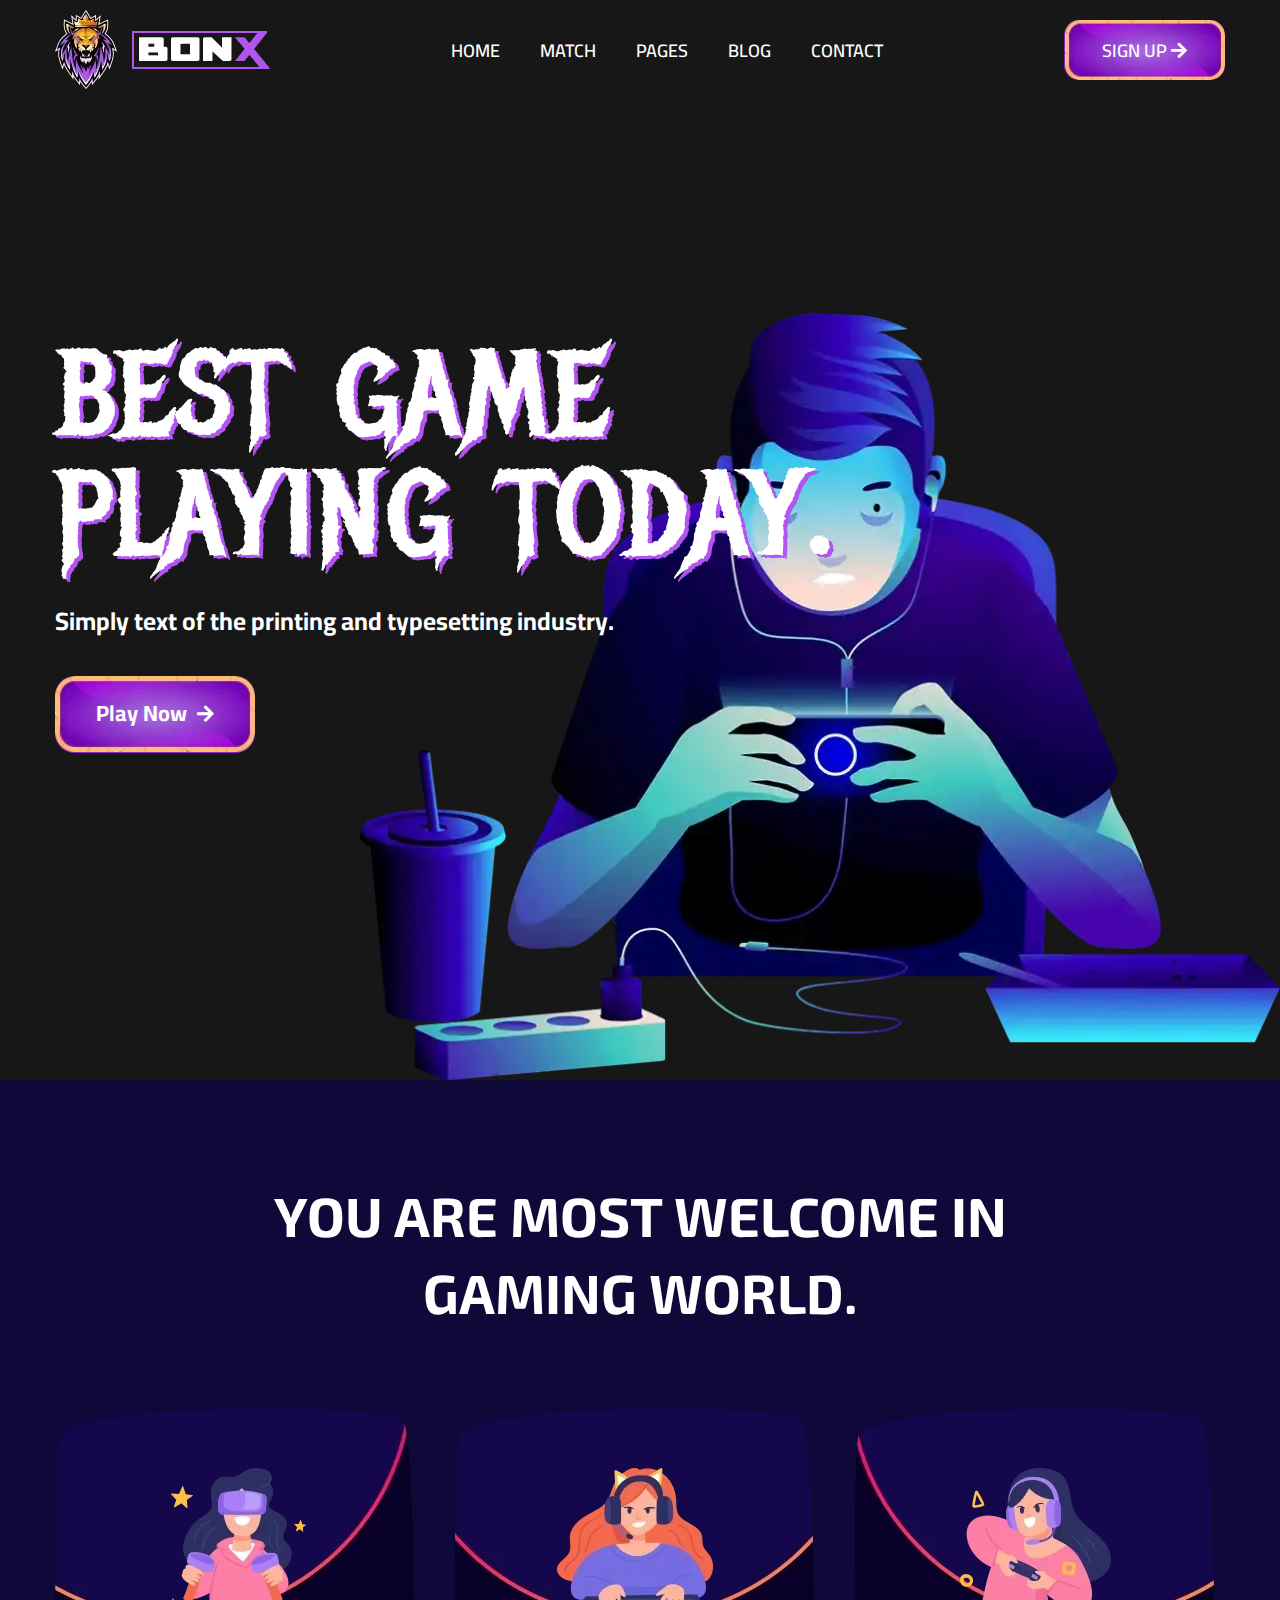
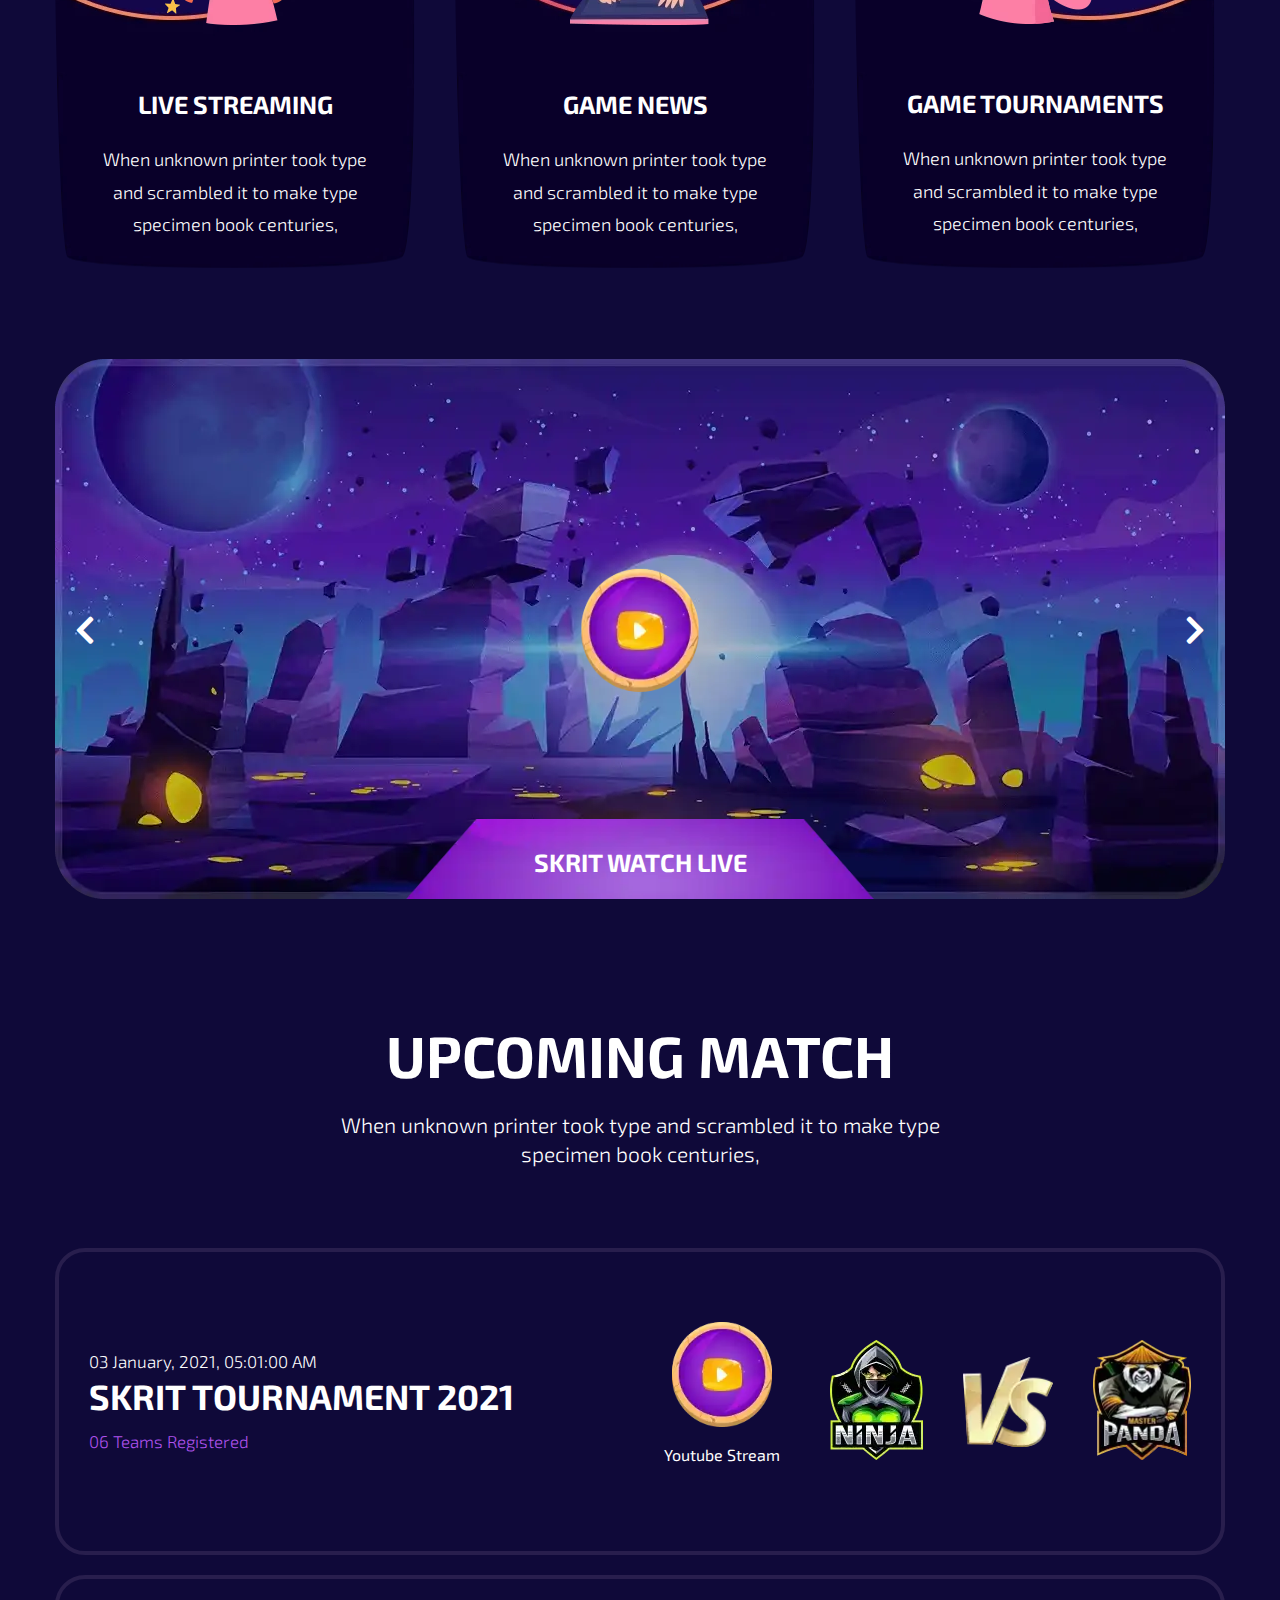
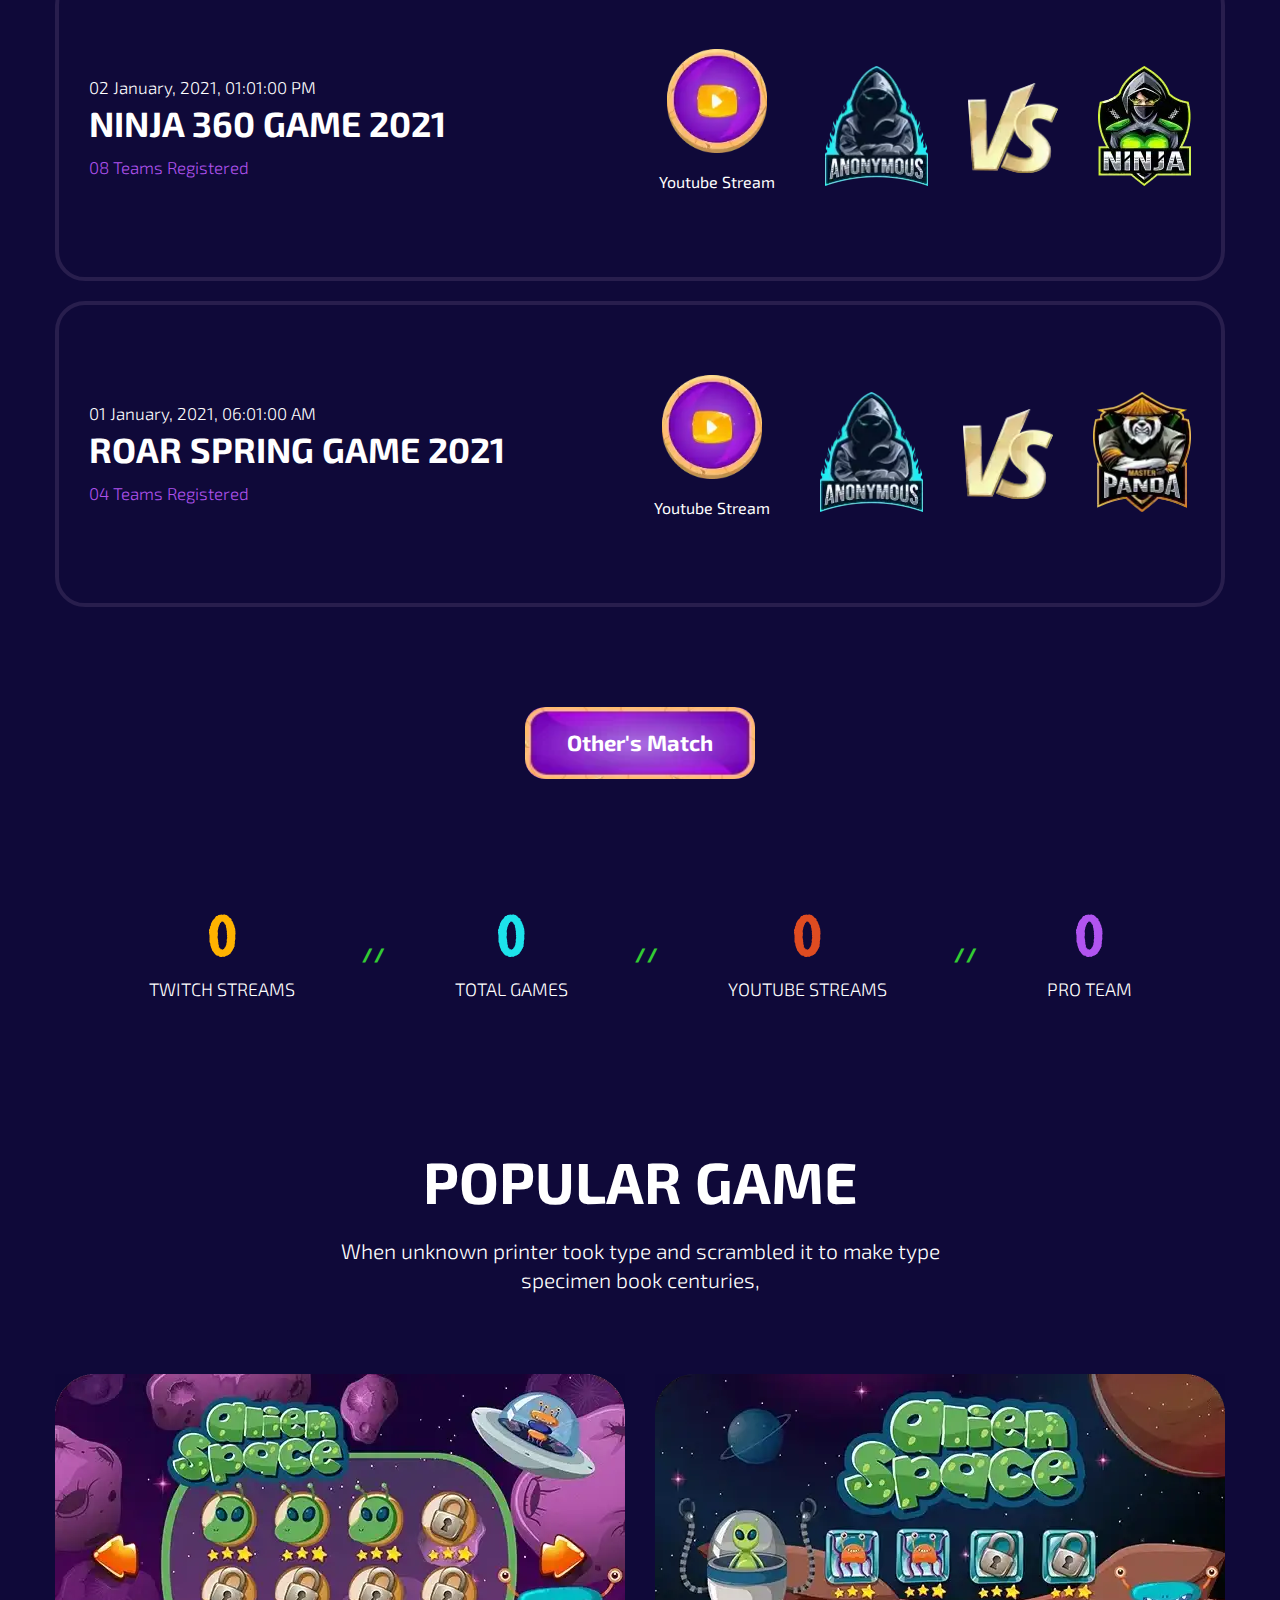
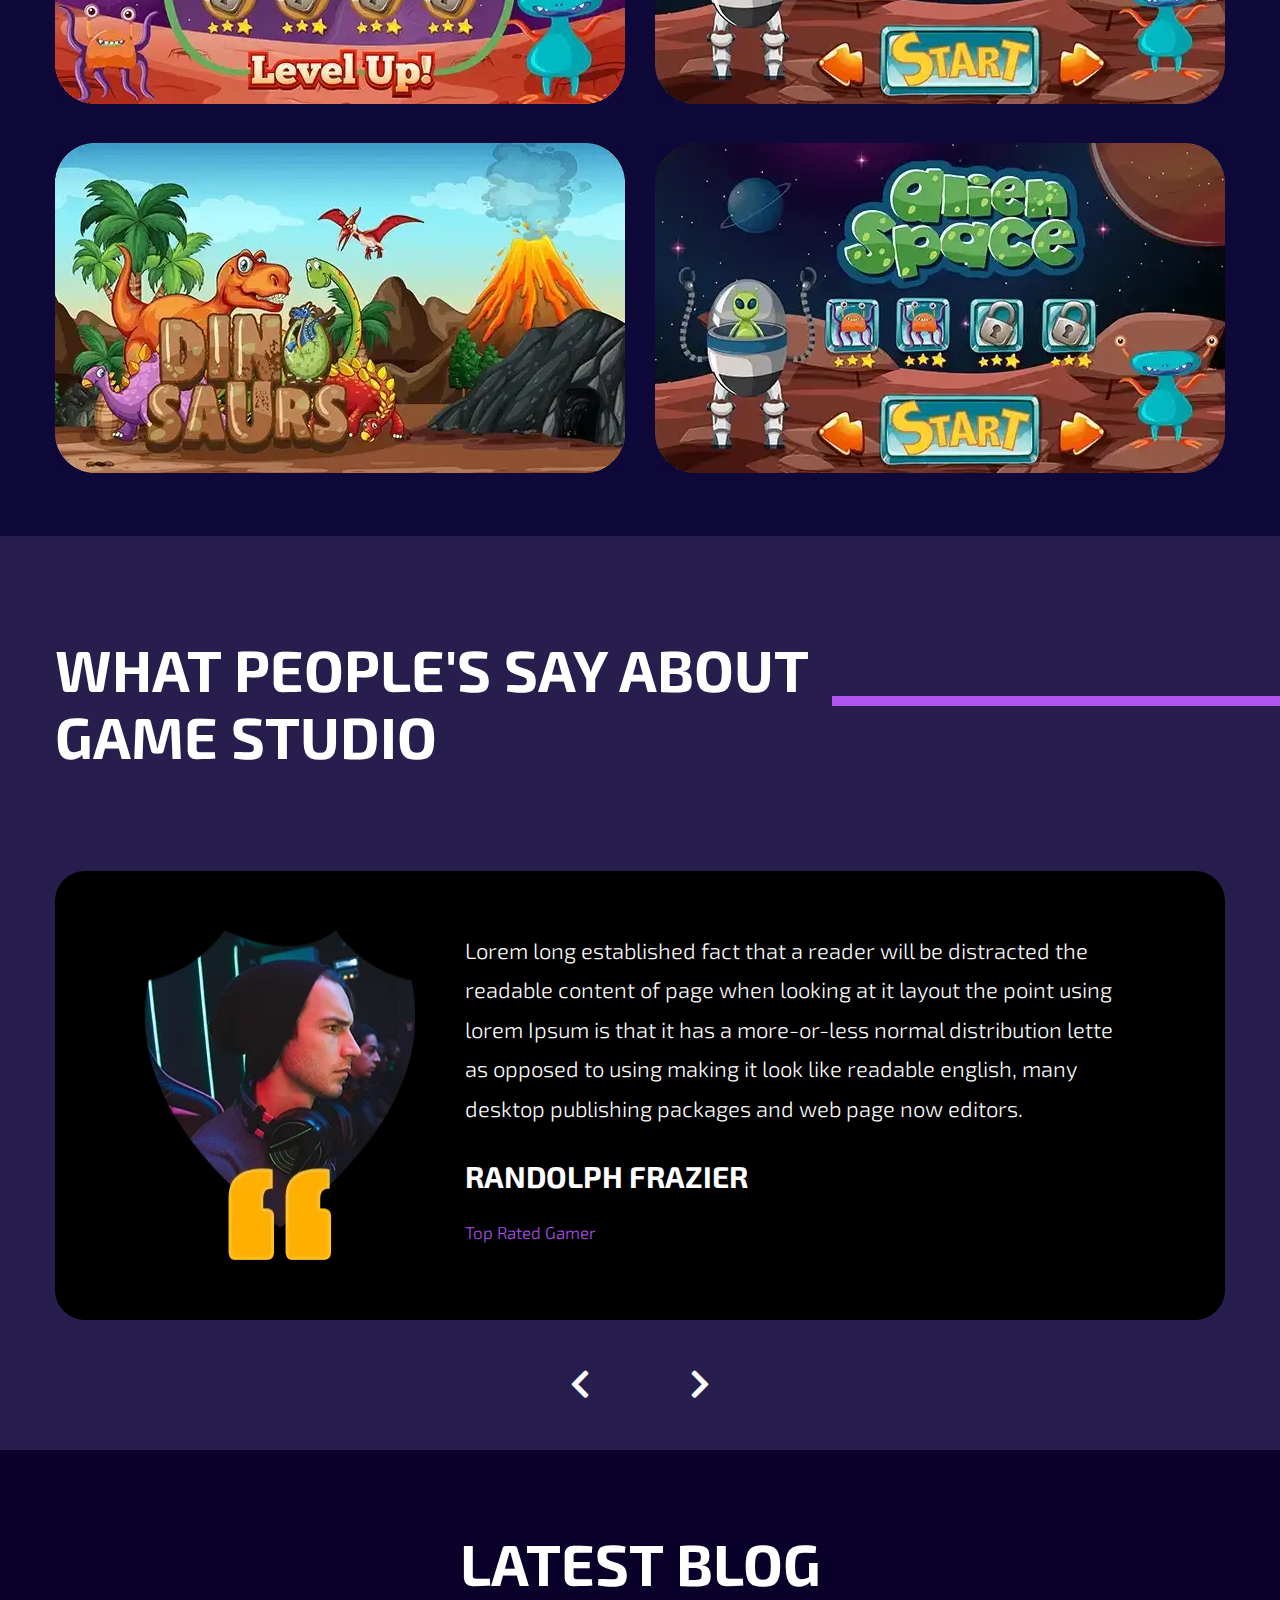
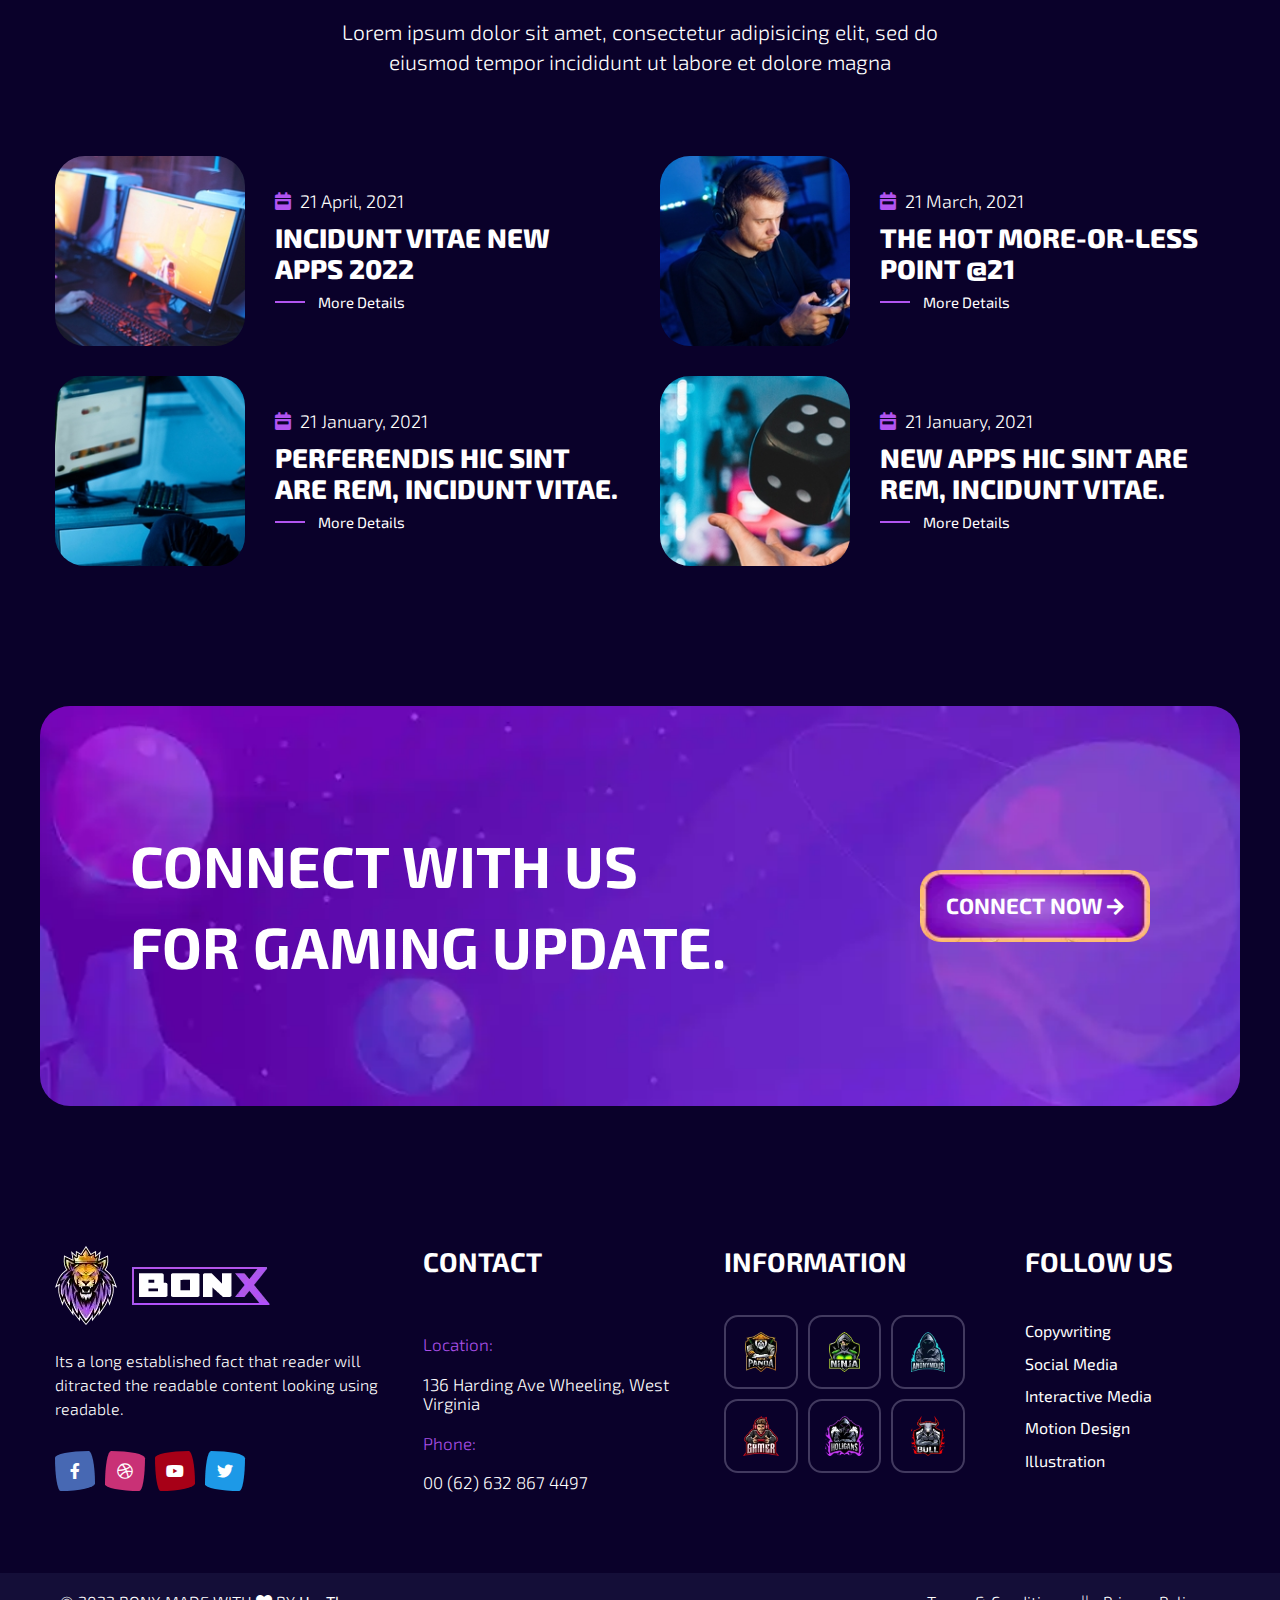
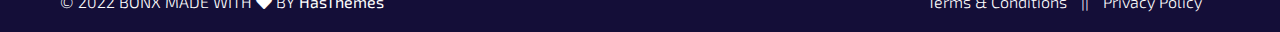
<file: index.html>
<!DOCTYPE html>
<html lang="en">
<head>
    <meta charset="UTF-8">
    <meta http-equiv="X-UA-Compatible" content="IE=edge">
    <meta name="viewport" content="width=device-width, initial-scale=1.0">
    <title>Gaming Template</title>
    <!-- Main Css file -->
    <link rel="stylesheet" href="css/style.css">
    <!-- Normalise file -->
    <link rel="stylesheet" href="css/normalize.css">
    <!-- Font Awesome Library -->
    <link rel="stylesheet" href="css/all.min.css">
    <!-- google fonts -->
    <link rel="preconnect" href="https://fonts.googleapis.com">
    <link rel="preconnect" href="https://fonts.gstatic.com" crossorigin>
    <link href="https://fonts.googleapis.com/css2?family=Cairo:wght@300;400;500;600;700;800;900&display=swap" rel="stylesheet"> 
    <link rel="preconnect" href="https://fonts.googleapis.com">
    <link rel="preconnect" href="https://fonts.gstatic.com" crossorigin>
    <link href="https://fonts.googleapis.com/css2?family=Metal+Mania&display=swap" rel="stylesheet"> 
    <link rel="preconnect" href="https://fonts.googleapis.com">
    <link rel="preconnect" href="https://fonts.gstatic.com" crossorigin>
    <link href="https://fonts.googleapis.com/css2?family=Exo+2:wght@300;400;500;600;700&display=swap" rel="stylesheet"> 
</head>
<body>
    <!-- Start header -->
    <header>
        <div class="container">
            <div class="logo">
                <a href="index.html"><img src="images/logo.webp" alt=""></a>
            </div>
            <nav>
                <ul class="nav-list">
                    <li><a href="#">home</a></li>
                    <li><a href="match/index.html">match</a></li>
                    <li class="li-list"><a href="faq/faq.html">pages</a>
                        <ul class="nav-sub-list">
                            <li><a href="#">About Us Page</a></li>
                            <li><a href="#">Games Page</a></li>
                            <li><a href="faq/faq.html">FAQ's Page</a></li>
                            <li><a href="#">Game Players</a></li>
                            <li><a href="#">404 not found!</a></li>
                        </ul>
                    </li>
                    <li class="li-list"><a href="#">blog</a>
                        <ul class="nav-sub-list">
                            <li><a href="#">Blog Without Sidebar Page</a></li>
                            <li><a href="#">Blog Left Sidebar Page</a></li>
                            <li><a href="#">Blog Right Sidebar Page</a></li>
                            <li><a href="#">Blog Grid Left Sidebar Page</a></li>
                            <li><a href="#">Blog Grid Without Sidebar</a></li>
                            <li><a href="#">Blog Grid Left Sidebar</a></li>
                            <li><a href="#">Blog Grid Right Sidebar</a></li>
                        </ul>
                    </li>
                    <li><a href="contact/contact.html">contact</a></li>
                </ul>
            </nav>
            <div class="flex-nav">
                <div class="signup">
                    <a href="#">SIGN UP <i class="fas fa-arrow-right"></i></a>
                </div>
                <div class="hambuger-bars">
                    <span></span>
                    <span></span>
                    <span></span>
                </div>
            </div>
        </div>
        <nav class="side-nav">
            <span class="close-nav-button">close<i class="fas fa-times"></i></span>
            <ul class="side-nav-list">
                <li><a href="#">home</a></li>
                <li><a href="match/index.html">match</a></li>
                <li class="side-li-list"><a href="faq/faq.html">pages</a><i class="fas fa-chevron-down sublist-arrow"></i>
                    <ul class="side-nav-sub-list">
                        <li><a href="#">About Us Page</a></li>
                        <li><a href="#">Games Page</a></li>
                        <li><a href="faq/faq.html">FAQ's Page</a></li>
                        <li><a href="#">Game Players</a></li>
                        <li><a href="#">404 not found!</a></li>
                    </ul>
                </li>
                <li class="side-li-list"><a href="#">blog</a><i class="fas fa-chevron-down sublist-arrow"></i>
                    <ul class="side-nav-sub-list">
                        <li><a href="#">Blog Without Sidebar Page</a></li>
                        <li><a href="#">Blog Left Sidebar Page</a></li>
                        <li><a href="#">Blog Right Sidebar Page</a></li>
                        <li><a href="#">Blog Grid Left Sidebar Page</a></li>
                        <li><a href="#">Blog Grid Without Sidebar</a></li>
                        <li><a href="#">Blog Grid Left Sidebar</a></li>
                        <li><a href="#">Blog Grid Right Sidebar</a></li>
                    </ul>
                </li>
                <li><a href="contact/contact.html">contact</a></li>
            </ul>
            <div class="side-signup">
                <a href="#">SIGN UP <i class="fas fa-arrow-right"></i></a>
            </div>
        </nav>
        <div class="overlay"></div>
    </header>
    <!-- End header -->
    <!-- start landing -->
        <section class="landing">
            <img src="images/hero-position-img.webp" alt="">
            <div class="container">
                <div class="text">
                    <h1>best game playing today.</h1>
                    <p>Simply text of the printing and typesetting industry.</p>
                    <a href="#">
                        <div class="playnow">
                            <span>play now <i class="fas fa-arrow-right"></i></span>
                        </div>
                    </a>
                </div>
            </div>
        </section>
    <!-- end landing -->
    <!-- start features -->
        <section class="features">
            <div class="container">
                <h1>you are most welcome in gaming world.</h1>
                <div class="features-container">
                    <div class="feat">
                        <div class="image">
                            <img src="images/gaming-world1.webp" alt="">
                        </div>
                        <div class="text">
                            <h3>live streaming</h3>
                            <p>When unknown printer took type and scrambled it to make type specimen book centuries,</p>
                        </div>
                    </div>
                    <div class="feat">
                        <div class="image">
                            <img src="images/gaming-world2.webp" alt="">
                        </div>
                        <div class="text">
                            <h3>game news</h3>
                            <p>When unknown printer took type and scrambled it to make type specimen book centuries,</p>
                        </div>
                    </div>
                    <div class="feat">
                        <div class="image">
                            <img src="images/gaming-world3.webp" alt="">
                        </div>
                        <div class="text">
                            <h3>game tournaments</h3>
                            <p>When unknown printer took type and scrambled it to make type specimen book centuries,</p>
                        </div>
                    </div>
                </div>
            </div>
        </section>
    <!-- end features -->
    <!-- start streams -->
    <section class="streams">
        <div class="container">
            <div class="slider">
                <div index="1">
                    <img src="images/gaming-bg1.webp" alt="">
                    <span class="play-btn-span"></span>
                    <img src="images/play-btn.webp" alt="" class="play-btn">
                    <div>
                        <img src="images/text-mini-shape.webp" alt="">
                        <h3>skrit watch live</h3>
                    </div>
                </div>
                <div index="2">
                    <img src="images/gaming-bg1.webp" alt="">
                    <span class="play-btn-span"></span>
                    <img src="images/play-btn.webp" alt="" class="play-btn">
                    <div>
                        <img src="images/text-mini-shape.webp" alt="">
                        <h3>watch live streaming</h3>
                    </div>
                </div>
                <div index="3">
                    <img src="images/gaming-bg1.webp" alt="">
                    <span class="play-btn-span"></span>
                    <img src="images/play-btn.webp" alt="" class="play-btn">
                    <div>
                        <img src="images/text-mini-shape.webp" alt="">
                        <h3>watch live streaming</h3>
                    </div>
                </div>
                <i id="prevBtn" class="fas fa-chevron-left fa-2x"></i>
                <i id="nextBtn" class="fas fa-chevron-right fa-2x" ></i>
            </div>
        </div>
    </section>
    <!-- end streams -->
    <!-- start matches -->
    <section class="matches">
        <div class="special-heading">
            <h1>upcoming match</h1>
            <p>When unknown printer took type and scrambled it to make type specimen book centuries,</p>
        </div>
        <div class="container">
            <div class="match">
                    <div class="text">
                        <p>03 January, 2021, 05:01:00 AM</p>
                        <h1><a href="#">SKRIT TOURNAMENT 2021</a></h1>
                        <p>06 Teams Registered</p>
                    </div>
                    <div class="details">
                        <div class="yt-btn">
                            <img src="images/play-btn.webp" alt="">
                            <p>Youtube Stream</p>
                        </div>
                        <div class="teams">
                            <a href="#"><img src="images/upcoming-game-thumb2.webp" alt=""></a>
                            <img class="versus" src="images/game-vs1.webp" alt="">
                            <a href="#"><img src="images/upcoming-game-thumb1.webp" alt=""></a>
                        </div>
                    </div>
            </div>
            <div class="match">
                    <div class="text">
                        <p>02 January, 2021, 01:01:00 PM</p>
                        <h1><a href="#">NINJA 360 GAME 2021</a></h1>
                        <p>08 Teams Registered</p>
                    </div>
                    <div class="details">
                        <div class="yt-btn">
                            <img src="images/play-btn.webp" alt="">
                            <p>Youtube Stream</p>
                        </div>
                        <div class="teams">
                            <a href="#"><img src="images/upcoming-game-thumb3.webp" alt=""></a>
                            <img class="versus" src="images/game-vs1.webp" alt="">
                            <a href="#"><img src="images/upcoming-game-thumb2.webp" alt=""></a>
                        </div>
                    </div>
            </div>
            <div class="match">
                    <div class="text">
                        <p>01 January, 2021, 06:01:00 AM</p>
                        <h1><a href="#">ROAR SPRING GAME 2021</a></h1>
                        <p>04 Teams Registered</p>
                    </div>
                    <div class="details">
                        <div class="yt-btn">
                            <img src="images/play-btn.webp" alt="">
                            <p>Youtube Stream</p>
                        </div>
                        <div class="teams">
                            <a href="#"><img src="images/upcoming-game-thumb3.webp" alt=""></a>
                            <img class="versus" src="images/game-vs1.webp" alt="">
                            <a href="#"><img src="images/upcoming-game-thumb1.webp" alt=""></a>
                        </div>
                    </div>
            </div>
            <a href="#">
                <div class="others-match">
                    <span>other's match</span>
                </div>
            </a>
            <div class="counters">
                <div class="twitch">
                    <h1 data-target="8697">0</h1>
                    <p>twitch streams</p>
                </div>
                <div class="games">
                    <h1 data-target="520">0</h1>
                    <p>total games</p>
                </div>
                <div class="youtube">
                    <h1 data-target="5367">0</h1>
                    <p>youtube streams</p>
                </div>
                <div class="pro">
                    <h1 data-target="249">0</h1>
                    <p>pro team</p>
                </div>
            </div>
        </div>
    </section>
    <!-- end matches -->
    <!-- start games -->
    <section class="games">
        <div class="special-heading">
            <h1>popular game</h1>
            <p>When unknown printer took type and scrambled it to make type specimen book centuries,</p>
        </div>
        <div class="container">
            <div class="game">
                <img src="images/popular-game-thumb5.webp" alt="">
                <a href="#">
                    <div class="games-details">
                        <span>game details <i class="fas fa-arrow-right"></i></span>
                    </div>
                </a>
            </div>
            <div class="game">
                <img src="images/popular-game-thumb2.webp" alt="">
                <a href="#">
                    <div class="games-details">
                        <span>game details <i class="fas fa-arrow-right"></i></span>
                    </div>
                </a>
            </div>
            <div class="game">
                <img src="images/popular-game-thumb1.webp" alt="">
                <a href="#">
                    <div class="games-details">
                        <span>game details <i class="fas fa-arrow-right"></i></span>
                    </div>
                </a>
            </div>
            <div class="game">
                <img src="images/popular-game-thumb2.webp" alt="">
                <a href="#">
                    <div class="games-details">
                        <span>game details <i class="fas fa-arrow-right"></i></span>
                    </div>
                </a>
            </div>
        </div>
    </section>
    <!-- end games -->
    <!-- start about us -->
    <div class="about-us">
        <div class="container">
            <div class="special-heading">
                <h1>what people's say about game studio</h1>
                <p></p>
            </div>
            <div class="slider-container">
                <div class="sliderC">
                    <div class="carousel-slide">
                        <div class="slider-item">
                            <img src="images/testimonial-thumb.webp" alt="">
                            <div class="text">
                                <p>Lorem long established fact that a reader will be distracted the readable content of page when looking at it layout the point using lorem Ipsum is that it has a more-or-less normal distribution lette as opposed to using  making it look like readable english, many desktop publishing packages and web page now editors.</p>
                                <h3>Randolph Frazier</h3>
                                <p>top rated gamer</p>
                            </div>
                        </div>
                        <div class="slider-item">
                            <img src="images/testimonial-thumb.webp" alt="">
                            <div class="text">
                                <p>Lorem long established fact that a reader will be distracted the readable content of page when looking at it layout the point using lorem Ipsum is that it has a more-or-less normal distribution lette as opposed to using  making it look like readable english, many desktop publishing packages and web page now editors.</p>
                                <h3>Randolph Frazier</h3>
                                <p>top rated gamer</p>
                            </div>
                        </div>
                        <div class="slider-item">
                            <img src="images/testimonial-thumb.webp" alt="">
                            <div class="text">
                                <p>Lorem long established fact that a reader will be distracted the readable content of page when looking at it layout the point using lorem Ipsum is that it has a more-or-less normal distribution lette as opposed to using  making it look like readable english, many desktop publishing packages and web page now editors.</p>
                                <h3>Randolph Frazier</h3>
                                <p>top rated gamer</p>
                            </div>
                        </div>
                    </div>
                </div>
            </div>
        </div>
        <div class="arrows">
            <i class="fas fa-chevron-left fa-2x"></i><i class="fas fa-chevron-right fa-2x" ></i>
        </div>
    </div>
    <!-- end about us  -->
    <!-- start blog -->
    <section class="blogs">
        <div class="container">
            <div class="special-heading">
                <h1>latest blog</h1>
                <p>Lorem ipsum dolor sit amet, consectetur adipisicing elit, sed do eiusmod tempor incididunt ut labore et dolore magna</p>
            </div>
            <div class="blogs-container">
                <div class="blog">
                    <a class="image" href="#"><img src="images/7.jpg" alt=""></a>
                    <div class="text">
                        <div class="top">
                            <a href="#"><i class="fas fa-calendar-week"></i> 21 April, 2021</a>
                            <h3><a href="#">incidunt vitae new apps 2022</a></h3>
                        </div>
                        <h5><a href="#">more details</a></h5>
                    </div>
                </div>
                <div class="blog">
                    <a class="image" href="#"><img src="images/8.jpg" alt=""></a>
                    <div class="text">
                        <div class="top">
                            <a href="#"><i class="fas fa-calendar-week"></i> 21 March, 2021</a>
                            <h3><a href="#">the hot more-or-less point @21</a></h3>
                        </div>
                        <h5><a href="#">more details</a></h5>
                    </div>
                </div>
                <div class="blog">
                    <a class="image" href="#"><img src="images/3.jpg" alt=""></a>
                    <div class="text">
                        <div class="top">
                            <a href="#"><i class="fas fa-calendar-week"></i> 21 January, 2021</a>
                            <h3><a href="#">PERFERENDIS HIC SINT ARE REM, INCIDUNT VITAE.</a></h3>
                        </div>
                        <h5><a href="#">more details</a></h5>
                    </div>
                </div>
                <div class="blog">
                    <a class="image" href="#"><img src="images/4.jpg" alt=""></a>
                    <div class="text">
                        <div class="top">
                            <a href="#"><i class="fas fa-calendar-week"></i> 21 January, 2021</a>
                            <h3><a href="#">NEW APPS HIC SINT ARE REM, INCIDUNT VITAE.</a></h3>
                        </div>
                        <h5><a href="#">more details</a></h5>
                    </div>
                </div>
            </div>
        </div>
    </section>
    <!-- end blog -->
    <!-- start gaming update -->
    <section class="gaming-update">
        <div class="container">
            <div class="text">
                <h1>connect with us for gaming update.</h1>
                <a href="#">
                    <div class="connect-now">
                        <span>connect now <i class="fas fa-arrow-right"></i></span>
                    </div>
                </a>
            </div>
        </div>
    </section>
    <!-- end gaming update -->
    <!-- start footer -->
    <section class="footer">
        <div class="container">
            <div class="footer-container">
                <div class="socials">
                    <img src="images/logo.webp" alt="">
                    <p>Its a long established fact that reader will ditracted the readable content looking using readable.</p>
                    <div class="icons">
                        <a href="#">
                            <div class="facebook">
                                <i class="fab fa-facebook-f"></i>
                            </div>
                        </a>
                        <a href="#">
                            <div class="dribbble">
                                <i class="fab fa-dribbble"></i>
                            </div>
                        </a>
                        <a href="#">
                            <div class="yt">
                                <i class="fab fa-youtube"></i>
                            </div>    
                        </a>
                        <a href="#">
                            <div class="twitter">
                                <i class="fab fa-twitter"></i>
                            </div>
                        </a>
                    </div>
                </div>
                <div class="contact">
                    <h1>contact</h1>
                    <span h>location:</span>
                    <span class="address">136 Harding Ave Wheeling, West Virginia</span>
                    <span h>phone:</span>
                    <span class="address">00 (62) 632 867 4497</span>
                </div>
                <div class="information">
                    <h1>information</h1>
                    <div class="teams">
                        <a href="#">
                            <div>
                                <img src="images/upcoming-game-thumb1.webp" alt="">
                            </div>
                        </a>
                        <a href="#">
                            <div>
                                <img src="images/upcoming-game-thumb2.webp" alt="">
                            </div>
                        </a>
                        <a href="#">
                            <div>
                                <img src="images/upcoming-game-thumb3.webp" alt="">
                            </div>
                        </a>
                        <a href="#">
                            <div>
                                <img src="images/upcoming-game-thumb4.webp" alt="">
                            </div>
                        </a>
                        <a href="#">
                            <div>
                                <img src="images/upcoming-game-thumb5.webp" alt="">
                            </div>
                        </a>
                        <a href="#">
                            <div>
                                <img src="images/upcoming-game-thumb6.webp" alt="">
                            </div>
                        </a>
                    </div>
                </div>
                <div class="follow-us">
                    <h1>follow us</h1>
                    <ul>
                        <li><a href="#">copywriting</a></li>
                        <li><a href="#">social media</a></li>
                        <li><a href="#">interactive media</a></li>
                        <li><a href="#">motion design</a></li>
                        <li><a href="#">illustration</a></li>
                    </ul>
                </div>
            </div>
        </div>
    </section>
    <div class="credits">
        <div class="container">
            <span class="rights">
                &copy; 2022 bonx made with <i class="fas fa-heart"></i> by <a href="#">HasThemes</a>
            </span>
            <span class="terms-n-policy"><a href="#"><i class="fas fa-gavel"></i>Terms & Conditions</a> || <a href="#">Privacy Policy<i class="fas fa-user-secret"></i></a></span>    
        </div>
    </div>
    <!-- end footer -->
    <!-- start overlay embeds -->
    <div class="overlay-video overlayvid-0">
        <div class="overlay-content">
            <div class="overlay-background"></div>
            <iframe class="container" width="820" height="460" src="https://www.youtube.com/embed/cpcG5mbSTnQ" title="YouTube video player" frameborder="0" allow="accelerometer; autoplay; clipboard-write; encrypted-media; gyroscope; picture-in-picture" allowfullscreen></iframe>
        </div>
    </div>
    <div class="overlay-video overlayvid-1">
        <div class="overlay-content">
            <div class="overlay-background"></div>
            <iframe class="container" width="820" height="460" src="https://www.youtube.com/embed/x9nOgwPkMj0" title="YouTube video player" frameborder="0" allow="accelerometer; autoplay; clipboard-write; encrypted-media; gyroscope; picture-in-picture" allowfullscreen></iframe>
        </div>
    </div>
    <div class="overlay-video overlayvid-2">
        <div class="overlay-content">
            <div class="overlay-background"></div>
            <iframe class="container" width="820" height="460" src="https://www.youtube.com/embed/rgZfmWXTqas" title="YouTube video player" frameborder="0" allow="accelerometer; autoplay; clipboard-write; encrypted-media; gyroscope; picture-in-picture" allowfullscreen></iframe>
        </div>
    </div>
    <!-- end overlay embeds -->
    <!-- js file -->
    <script src="main.js"></script>
    <!-- js file -->
</body>
</html>
</file>
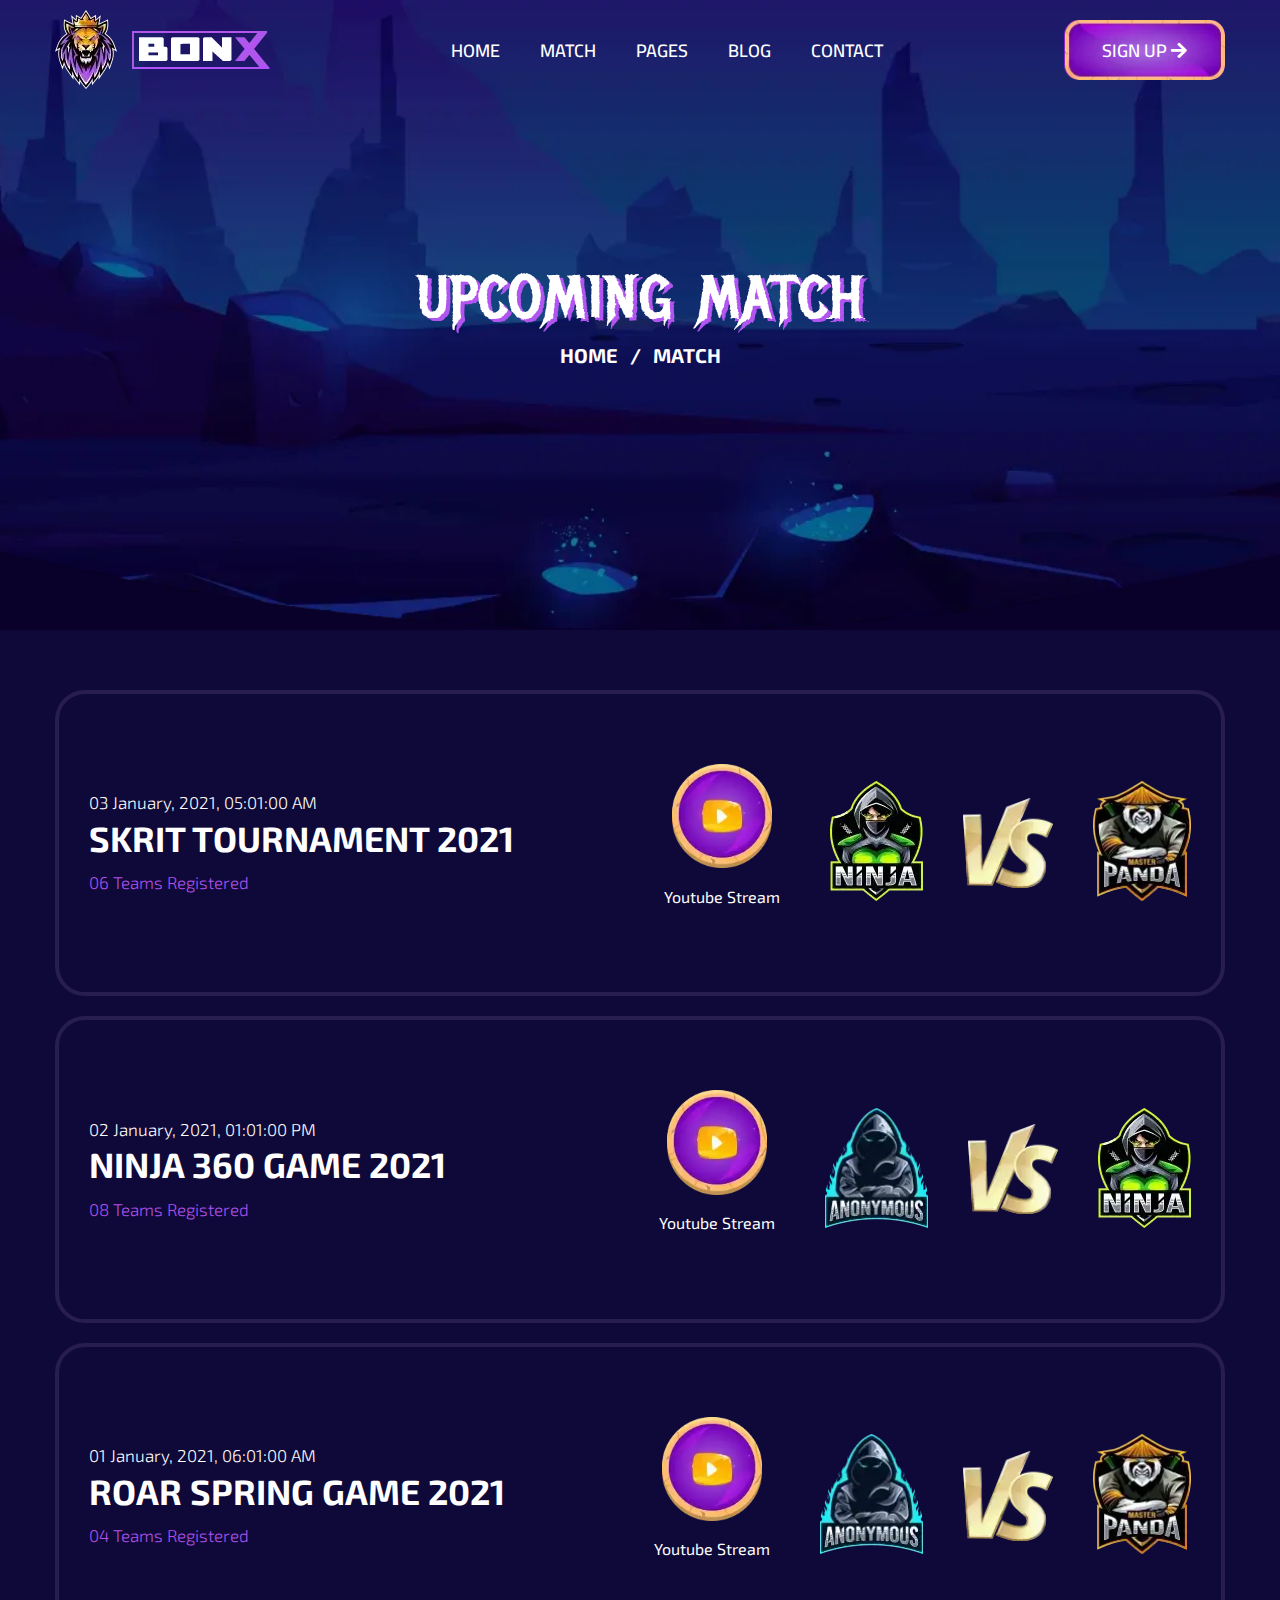
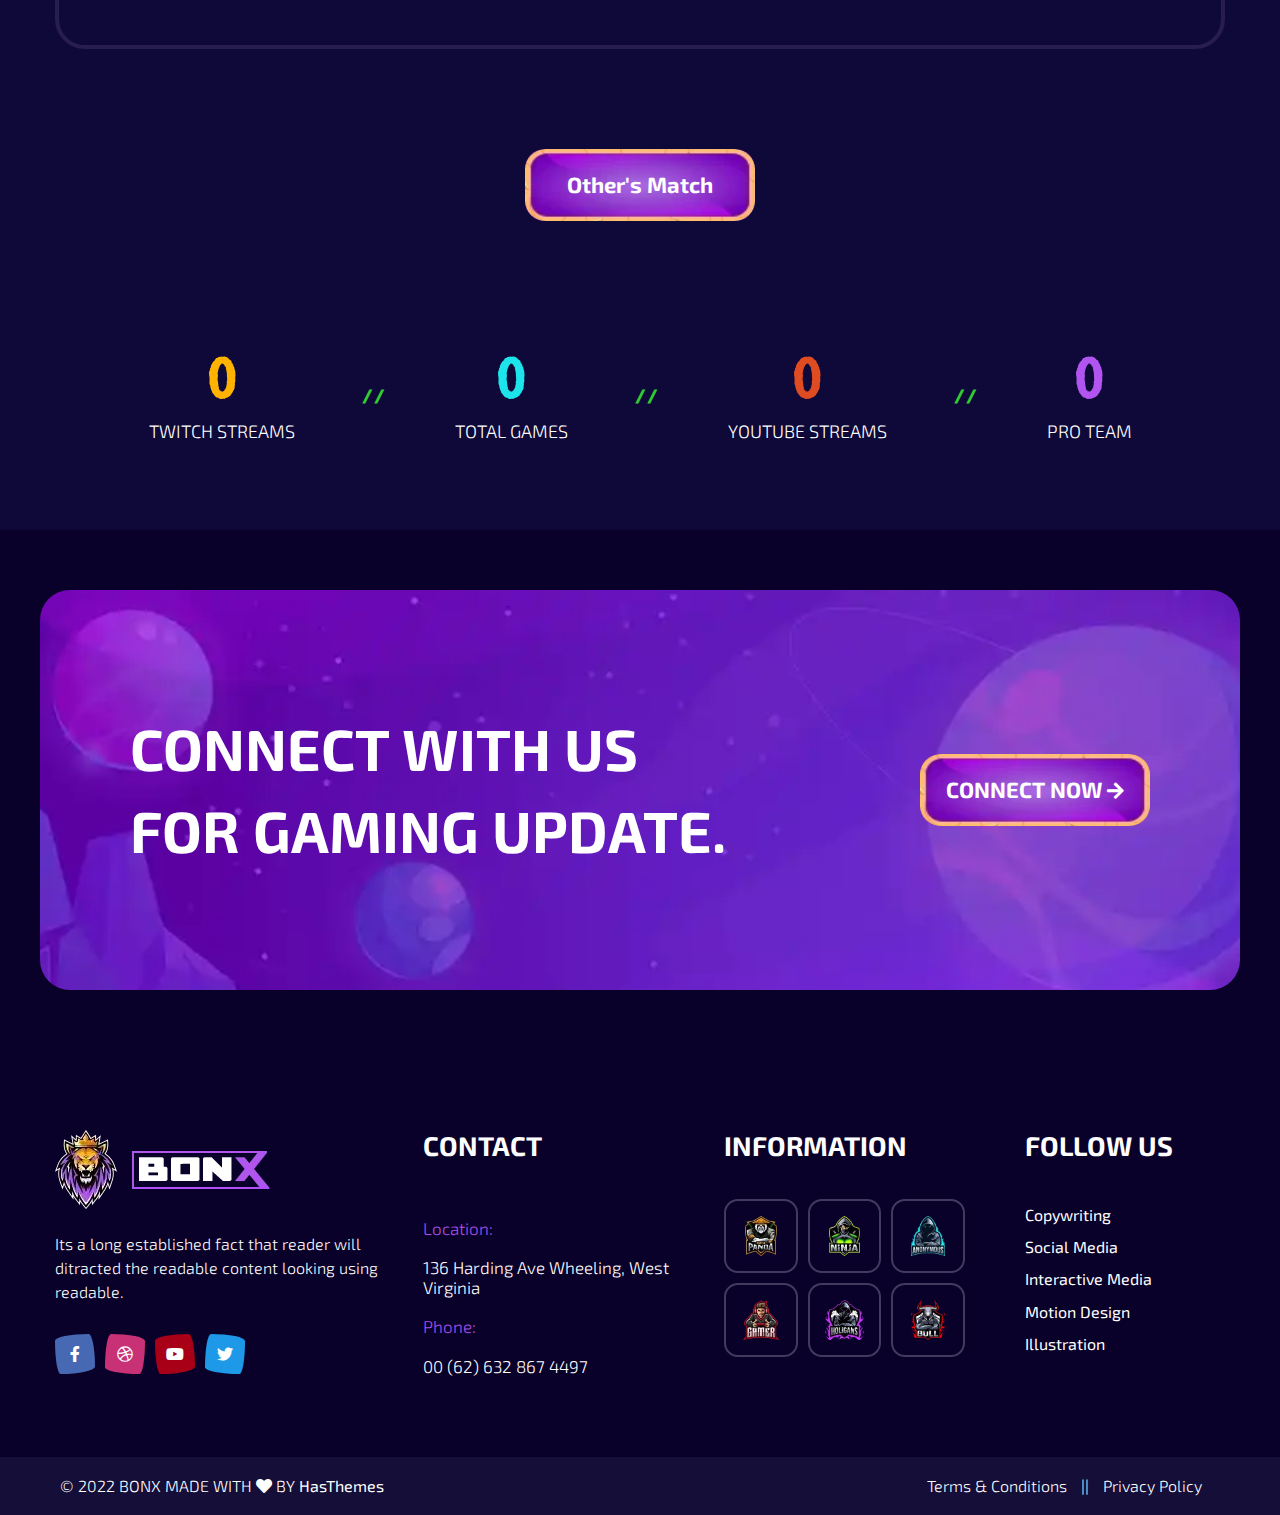
<file: match/index.html>
<!DOCTYPE html>
<html lang="en">
<head>
    <meta charset="UTF-8">
    <meta http-equiv="X-UA-Compatible" content="IE=edge">
    <meta name="viewport" content="width=device-width, initial-scale=1.0">
    <title>Gaming Template</title>
    <!-- Main Css file -->
    <link rel="stylesheet" href="style.css">
    <!-- Normalise file -->
    <link rel="stylesheet" href="../css/normalize.css">
    <!-- Font Awesome Library -->
    <link rel="stylesheet" href="../css/all.min.css">
    <!-- google fonts -->
    <link rel="preconnect" href="https://fonts.googleapis.com">
    <link rel="preconnect" href="https://fonts.gstatic.com" crossorigin>
    <link href="https://fonts.googleapis.com/css2?family=Cairo:wght@300;400;500;600;700;800;900&display=swap" rel="stylesheet"> 
    <link rel="preconnect" href="https://fonts.googleapis.com">
    <link rel="preconnect" href="https://fonts.gstatic.com" crossorigin>
    <link href="https://fonts.googleapis.com/css2?family=Metal+Mania&display=swap" rel="stylesheet"> 
    <link rel="preconnect" href="https://fonts.googleapis.com">
    <link rel="preconnect" href="https://fonts.gstatic.com" crossorigin>
    <link href="https://fonts.googleapis.com/css2?family=Exo+2:wght@300;400;500;600;700&display=swap" rel="stylesheet"> 
</head>
<body>
    <!-- Start header -->
    <header>
        <div class="container">
            <div class="logo">
                <a href="../index.html"><img src="../images/logo.webp" alt=""></a>
            </div>
            <nav>
                <ul class="nav-list">
                    <li><a href="../index.html">home</a></li>
                    <li><a href="#">match</a></li>
                    <li class="li-list"><a href="../faq/faq.html">pages</a>
                        <ul class="nav-sub-list">
                            <li><a href="#">About Us Page</a></li>
                            <li><a href="#">Games Page</a></li>
                            <li><a href="../faq/faq.html">FAQ's Page</a></li>
                            <li><a href="#">Game Players</a></li>
                            <li><a href="#">404 not found!</a></li>
                        </ul>
                    </li>
                    <li class="li-list"><a href="#">blog</a>
                        <ul class="nav-sub-list">
                            <li><a href="#">Blog Without Sidebar Page</a></li>
                            <li><a href="#">Blog Left Sidebar Page</a></li>
                            <li><a href="#">Blog Right Sidebar Page</a></li>
                            <li><a href="#">Blog Grid Left Sidebar Page</a></li>
                            <li><a href="#">Blog Grid Without Sidebar</a></li>
                            <li><a href="#">Blog Grid Left Sidebar</a></li>
                            <li><a href="#">Blog Grid Right Sidebar</a></li>
                        </ul>
                    </li>
                    <li><a href="../contact/contact.html">contact</a></li>
                </ul>
            </nav>
            <div class="flex-nav">
                <div class="signup">
                    <a href="#">SIGN UP <i class="fas fa-arrow-right"></i></a>
                </div>
                <div class="hambuger-bars">
                    <span></span>
                    <span></span>
                    <span></span>
                </div>
            </div>
        </div>
        <nav class="side-nav">
            <span class="close-nav-button">close<i class="fas fa-times"></i></span>
            <ul class="side-nav-list">
                <li><a href="../index.html">home</a></li>
                <li><a href="#">match</a></li>
                <li class="side-li-list"><a href="../faq/faq.html">pages</a><i class="fas fa-chevron-down sublist-arrow"></i>
                    <ul class="side-nav-sub-list">
                        <li><a href="#">About Us Page</a></li>
                        <li><a href="#">Games Page</a></li>
                        <li><a href="../faq/faq.html">FAQ's Page</a></li>
                        <li><a href="#">Game Players</a></li>
                        <li><a href="#">404 not found!</a></li>
                    </ul>
                </li>
                <li class="side-li-list"><a href="#">blog</a><i class="fas fa-chevron-down sublist-arrow"></i>
                    <ul class="side-nav-sub-list">
                        <li><a href="#">Blog Without Sidebar Page</a></li>
                        <li><a href="#">Blog Left Sidebar Page</a></li>
                        <li><a href="#">Blog Right Sidebar Page</a></li>
                        <li><a href="#">Blog Grid Left Sidebar Page</a></li>
                        <li><a href="#">Blog Grid Without Sidebar</a></li>
                        <li><a href="#">Blog Grid Left Sidebar</a></li>
                        <li><a href="#">Blog Grid Right Sidebar</a></li>
                    </ul>
                </li>
                <li><a href="../contact/contact.html">contact</a></li>
            </ul>
            <div class="side-signup">
                <a href="#">SIGN UP <i class="fas fa-arrow-right"></i></a>
            </div>
        </nav>
        <div class="overlay"></div>
    </header>
    <!-- End header -->
    <!-- start landing -->
    <section class="landing">
        <div class="container">
            <div class="text">
                <h1>upcoming match</h1>
                <p><a href="../index.html">home</a> / <a href="#">match</a></p>
            </div>
        </div>
    </section>
    <!-- end landing -->
    <!-- start match -->
    <section class="matches">
        <div class="container">
            <div class="match">
                    <div class="text">
                        <p>03 January, 2021, 05:01:00 AM</p>
                        <h1><a href="#">SKRIT TOURNAMENT 2021</a></h1>
                        <p>06 Teams Registered</p>
                    </div>
                    <div class="details">
                        <div class="yt-btn">
                            <img src="../images/play-btn.webp" alt="">
                            <p>Youtube Stream</p>
                        </div>
                        <div class="teams">
                            <a href="#"><img src="../images/upcoming-game-thumb2.webp" alt=""></a>
                            <img class="versus" src="../images/game-vs1.webp" alt="">
                            <a href="#"><img src="../images/upcoming-game-thumb1.webp" alt=""></a>
                        </div>
                    </div>
            </div>
            <div class="match">
                    <div class="text">
                        <p>02 January, 2021, 01:01:00 PM</p>
                        <h1><a href="#">NINJA 360 GAME 2021</a></h1>
                        <p>08 Teams Registered</p>
                    </div>
                    <div class="details">
                        <div class="yt-btn">
                            <img src="../images/play-btn.webp" alt="">
                            <p>Youtube Stream</p>
                        </div>
                        <div class="teams">
                            <a href="#"><img src="../images/upcoming-game-thumb3.webp" alt=""></a>
                            <img class="versus" src="../images/game-vs1.webp" alt="">
                            <a href="#"><img src="../images/upcoming-game-thumb2.webp" alt=""></a>
                        </div>
                    </div>
            </div>
            <div class="match">
                    <div class="text">
                        <p>01 January, 2021, 06:01:00 AM</p>
                        <h1><a href="#">ROAR SPRING GAME 2021</a></h1>
                        <p>04 Teams Registered</p>
                    </div>
                    <div class="details">
                        <div class="yt-btn">
                            <img src="../images/play-btn.webp" alt="">
                            <p>Youtube Stream</p>
                        </div>
                        <div class="teams">
                            <a href="#"><img src="../images/upcoming-game-thumb3.webp" alt=""></a>
                            <img class="versus" src="../images/game-vs1.webp" alt="">
                            <a href="#"><img src="../images/upcoming-game-thumb1.webp" alt=""></a>
                        </div>
                    </div>
            </div>
            <a href="#">
                <div class="others-match">
                    <span>other's match</span>
                </div>
            </a>
            <div class="counters">
                <div class="twitch">
                    <h1 data-target="8697">0</h1>
                    <p>twitch streams</p>
                </div>
                <div class="games">
                    <h1 data-target="520">0</h1>
                    <p>total games</p>
                </div>
                <div class="youtube">
                    <h1 data-target="5367">0</h1>
                    <p>youtube streams</p>
                </div>
                <div class="pro">
                    <h1 data-target="249">0</h1>
                    <p>pro team</p>
                </div>
            </div>
        </div>
    </section>
    <!-- end match -->
    <!-- start gaming update -->
    <section class="gaming-update">
        <div class="container">
            <div class="text">
                <h1>connect with us for gaming update.</h1>
                <a href="#">
                    <div class="connect-now">
                        <span>connect now <i class="fas fa-arrow-right"></i></span>
                    </div>
                </a>
            </div>
        </div>
    </section>
    <!-- end gaming update -->
    <!-- start footer -->
    <section class="footer">
        <div class="container">
            <div class="footer-container">
                <div class="socials">
                    <img src="../images/logo.webp" alt="">
                    <p>Its a long established fact that reader will ditracted the readable content looking using readable.</p>
                    <div class="icons">
                        <a href="#">
                            <div class="facebook">
                                <i class="fab fa-facebook-f"></i>
                            </div>
                        </a>
                        <a href="#">
                            <div class="dribbble">
                                <i class="fab fa-dribbble"></i>
                            </div>
                        </a>
                        <a href="#">
                            <div class="yt">
                                <i class="fab fa-youtube"></i>
                            </div>    
                        </a>
                        <a href="#">
                            <div class="twitter">
                                <i class="fab fa-twitter"></i>
                            </div>
                        </a>
                    </div>
                </div>
                <div class="contact">
                    <h1>contact</h1>
                    <span h>location:</span>
                    <span class="address">136 Harding Ave Wheeling, West Virginia</span>
                    <span h>phone:</span>
                    <span class="address">00 (62) 632 867 4497</span>
                </div>
                <div class="information">
                    <h1>information</h1>
                    <div class="teams">
                        <a href="#">
                            <div>
                                <img src="../images/upcoming-game-thumb1.webp" alt="">
                            </div>
                        </a>
                        <a href="#">
                            <div>
                                <img src="../images/upcoming-game-thumb2.webp" alt="">
                            </div>
                        </a>
                        <a href="#">
                            <div>
                                <img src="../images/upcoming-game-thumb3.webp" alt="">
                            </div>
                        </a>
                        <a href="#">
                            <div>
                                <img src="../images/upcoming-game-thumb4.webp" alt="">
                            </div>
                        </a>
                        <a href="#">
                            <div>
                                <img src="../images/upcoming-game-thumb5.webp" alt="">
                            </div>
                        </a>
                        <a href="#">
                            <div>
                                <img src="../images/upcoming-game-thumb6.webp" alt="">
                            </div>
                        </a>
                    </div>
                </div>
                <div class="follow-us">
                    <h1>follow us</h1>
                    <ul>
                        <li><a href="#">copywriting</a></li>
                        <li><a href="#">social media</a></li>
                        <li><a href="#">interactive media</a></li>
                        <li><a href="#">motion design</a></li>
                        <li><a href="#">illustration</a></li>
                    </ul>
                </div>
            </div>
        </div>
    </section>
    <div class="credits">
        <div class="container">
            <span class="rights">
                &copy; 2022 bonx made with <i class="fas fa-heart"></i> by <a href="#">HasThemes</a>
            </span>
            <span class="terms-n-policy"><a href="#"><i class="fas fa-gavel"></i>Terms & Conditions</a> || <a href="#">Privacy Policy<i class="fas fa-user-secret"></i></a></span>    
        </div>
    </div>
    <!-- end footer -->
    <!-- start video overlays -->
    <div class="overlay-video overlayvid-0">
        <div class="overlay-content">
            <div class="overlay-background"></div>
            <iframe class="container" width="820" height="460" src="https://www.youtube.com/embed/cpcG5mbSTnQ" title="YouTube video player" frameborder="0" allow="accelerometer; autoplay; clipboard-write; encrypted-media; gyroscope; picture-in-picture" allowfullscreen></iframe>
        </div>
    </div>
    <div class="overlay-video overlayvid-1">
        <div class="overlay-content">
            <div class="overlay-background"></div>
            <iframe class="container" width="820" height="460" src="https://www.youtube.com/embed/x9nOgwPkMj0" title="YouTube video player" frameborder="0" allow="accelerometer; autoplay; clipboard-write; encrypted-media; gyroscope; picture-in-picture" allowfullscreen></iframe>
        </div>
    </div>
    <div class="overlay-video overlayvid-2">
        <div class="overlay-content">
            <div class="overlay-background"></div>
            <iframe class="container" width="820" height="460" src="https://www.youtube.com/embed/rgZfmWXTqas" title="YouTube video player" frameborder="0" allow="accelerometer; autoplay; clipboard-write; encrypted-media; gyroscope; picture-in-picture" allowfullscreen></iframe>
        </div>
    </div>
    <!-- end video overlays -->    
    <script src="main.js"></script>
</body>
</file>
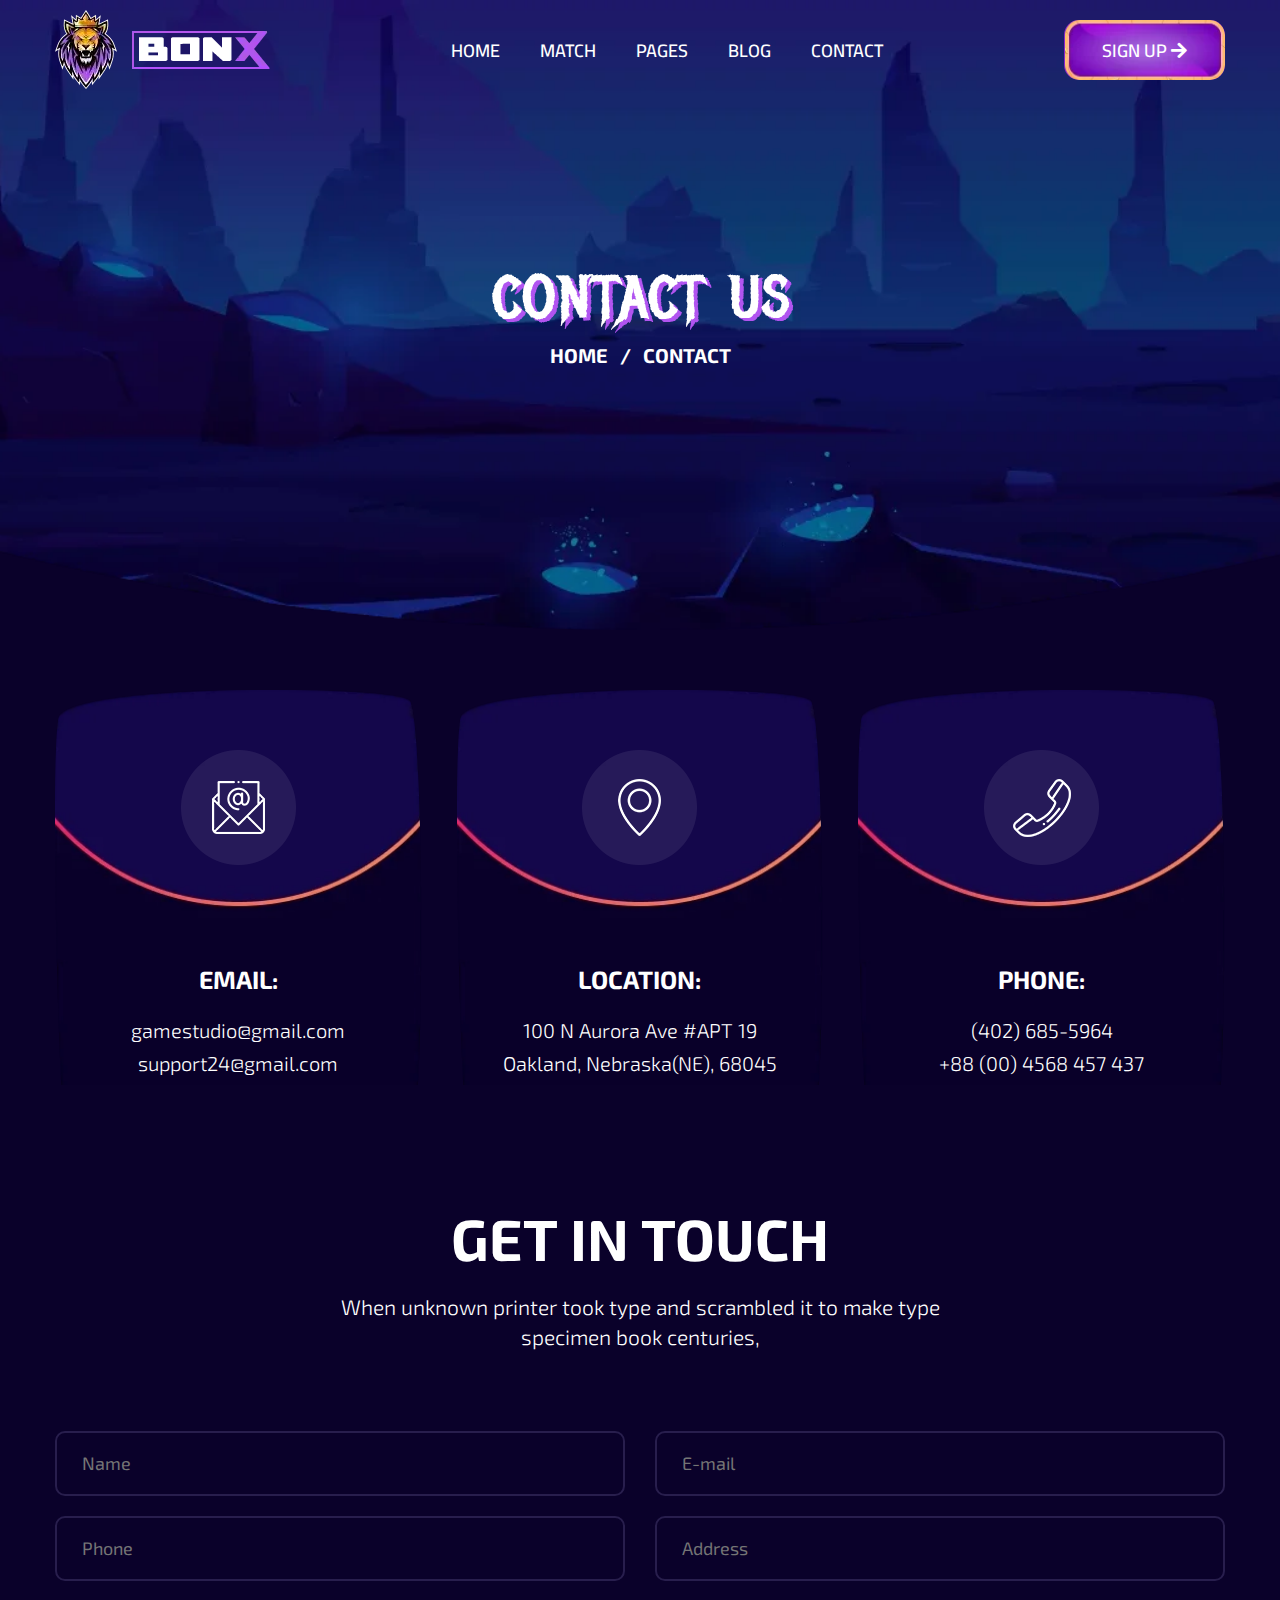
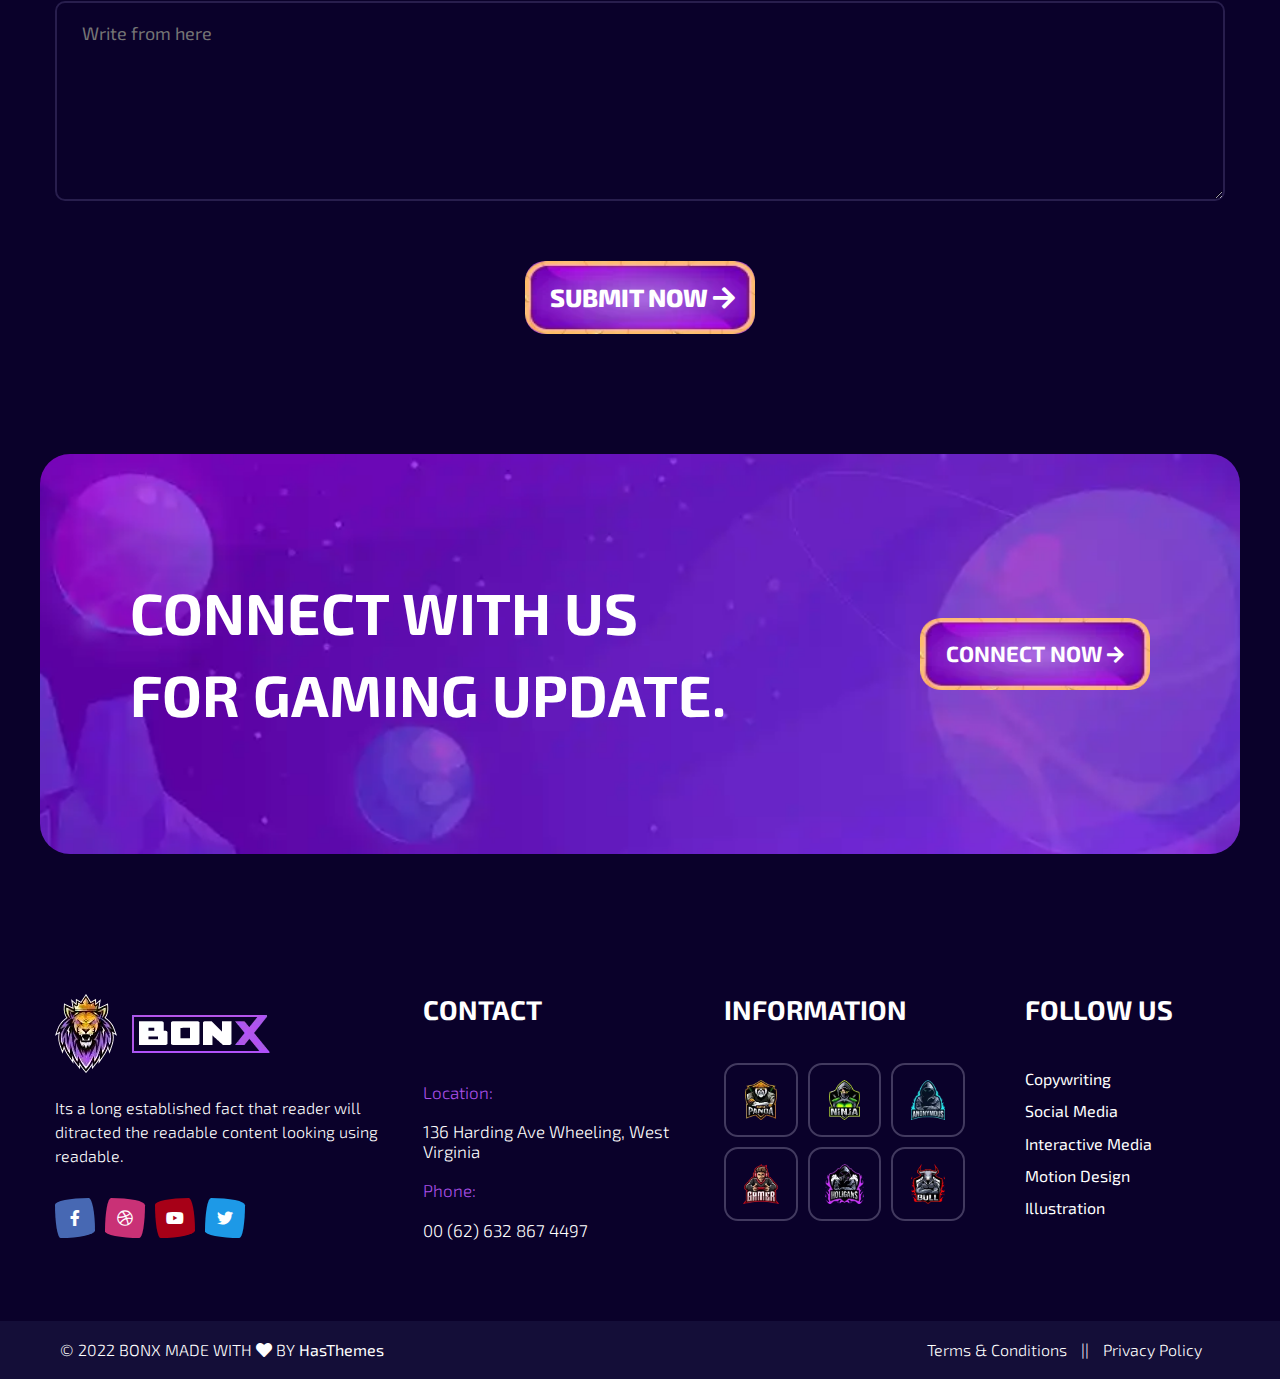
<file: contact/contact.html>
<!DOCTYPE html>
<html lang="en">
<head>
    <meta charset="UTF-8">
    <meta http-equiv="X-UA-Compatible" content="IE=edge">
    <meta name="viewport" content="width=device-width, initial-scale=1.0">
    <title>Gaming Template</title>
    <!-- Main Css file -->
    <link rel="stylesheet" href="contact.css">
    <!-- Normalise file -->
    <link rel="stylesheet" href="../css/normalize.css">
    <!-- Font Awesome Library -->
    <link rel="stylesheet" href="../css/all.min.css">
    <!-- google fonts -->
    <link rel="preconnect" href="https://fonts.googleapis.com">
    <link rel="preconnect" href="https://fonts.gstatic.com" crossorigin>
    <link href="https://fonts.googleapis.com/css2?family=Cairo:wght@300;400;500;600;700;800;900&display=swap" rel="stylesheet"> 
    <link rel="preconnect" href="https://fonts.googleapis.com">
    <link rel="preconnect" href="https://fonts.gstatic.com" crossorigin>
    <link href="https://fonts.googleapis.com/css2?family=Metal+Mania&display=swap" rel="stylesheet"> 
    <link rel="preconnect" href="https://fonts.googleapis.com">
    <link rel="preconnect" href="https://fonts.gstatic.com" crossorigin>
    <link href="https://fonts.googleapis.com/css2?family=Exo+2:wght@300;400;500;600;700&display=swap" rel="stylesheet"> 
</head>
<body>
    <!-- Start header -->
    <header>
        <div class="container">
            <div class="logo">
                <a href="../index.html"><img src="../images/logo.webp" alt=""></a>
            </div>
            <nav>
                <ul class="nav-list">
                    <li><a href="../index.html">home</a></li>
                    <li><a href="../match/index.html">match</a></li>
                    <li class="li-list"><a href="../faq/faq.html">pages</a>
                        <ul class="nav-sub-list">
                            <li><a href="#">About Us Page</a></li>
                            <li><a href="#">Games Page</a></li>
                            <li><a href="../faq/faq.html">FAQ's Page</a></li>
                            <li><a href="#">Game Players</a></li>
                            <li><a href="#">404 not found!</a></li>
                        </ul>
                    </li>
                    <li class="li-list"><a href="#">blog</a>
                        <ul class="nav-sub-list">
                            <li><a href="#">Blog Without Sidebar Page</a></li>
                            <li><a href="#">Blog Left Sidebar Page</a></li>
                            <li><a href="#">Blog Right Sidebar Page</a></li>
                            <li><a href="#">Blog Grid Left Sidebar Page</a></li>
                            <li><a href="#">Blog Grid Without Sidebar</a></li>
                            <li><a href="#">Blog Grid Left Sidebar</a></li>
                            <li><a href="#">Blog Grid Right Sidebar</a></li>
                        </ul>
                    </li>
                    <li><a href="#">contact</a></li>
                </ul>
            </nav>
            <div class="flex-nav">
                <div class="signup">
                    <a href="#">SIGN UP <i class="fas fa-arrow-right"></i></a>
                </div>
                <div class="hambuger-bars">
                    <span></span>
                    <span></span>
                    <span></span>
                </div>
            </div>
        </div>
        <nav class="side-nav">
            <span class="close-nav-button">close<i class="fas fa-times"></i></span>
            <ul class="side-nav-list">
                <li><a href="../index.html">home</a></li>
                <li><a href="../match/index.html">match</a></li>
                <li class="side-li-list"><a href="../faq/faq.html">pages</a><i class="fas fa-chevron-down sublist-arrow"></i>
                    <ul class="side-nav-sub-list">
                        <li><a href="#">About Us Page</a></li>
                        <li><a href="#">Games Page</a></li>
                        <li><a href="../faq/faq.html">FAQ's Page</a></li>
                        <li><a href="#">Game Players</a></li>
                        <li><a href="#">404 not found!</a></li>
                    </ul>
                </li>
                <li class="side-li-list"><a href="#">blog</a><i class="fas fa-chevron-down sublist-arrow"></i>
                    <ul class="side-nav-sub-list">
                        <li><a href="#">Blog Without Sidebar Page</a></li>
                        <li><a href="#">Blog Left Sidebar Page</a></li>
                        <li><a href="#">Blog Right Sidebar Page</a></li>
                        <li><a href="#">Blog Grid Left Sidebar Page</a></li>
                        <li><a href="#">Blog Grid Without Sidebar</a></li>
                        <li><a href="#">Blog Grid Left Sidebar</a></li>
                        <li><a href="#">Blog Grid Right Sidebar</a></li>
                    </ul>
                </li>
                <li><a href="#">contact</a></li>
            </ul>
            <div class="side-signup">
                <a href="#">SIGN UP <i class="fas fa-arrow-right"></i></a>
            </div>
        </nav>
        <div class="overlay"></div>
    </header>
    <!-- End header -->
    <!-- start landing -->
    <section class="landing">
    <div class="container">
        <div class="text">
            <h1>contact us</h1>
            <p><a href="../index.html">home</a> / <a href="#">contact</a></p>
        </div>
    </div>
    </section>
    <!-- end landing -->
    <!-- start contacts -->
    <section class="contacts">
        <div class="container">
            <div class="card">
                <div class="image">
                    <img src="../images/email.webp" alt="">
                </div>
                <div class="text">
                    <h3>email:</h3>
                    <a href="mailto: gamestudio@gmail.com">gamestudio@gmail.com</a>
                    <a href="mailto: support24@gmail.com">support24@gmail.com</a>
                </div>
            </div>
            <div class="card">
                <div class="image">
                    <img src="../images/location.webp" alt="">
                </div>
                <div class="text">
                    <h3>location:</h3>
                    <span>100 N Aurora Ave #APT 19</span>
                    <span>Oakland, Nebraska(NE), 68045</span>
                </div>
            </div>
            <div class="card">
                <div class="image">
                    <img src="../images/phone.webp" alt="">
                </div>
                <div class="text">
                    <h3>phone:</h3>
                    <a href="tel:(402) 685-5964">(402) 685-5964</a>
                    <a href="tel:+88 (00) 4568 457 437">+88 (00) 4568 457 437</a>
                </div>
            </div>
        </div>
    </section>
    <!-- end contacts -->
    <!-- start email form -->
    <section class="email-form">
        <div class="container">
            <div class="special-heading">
                <h1>get in touch</h1>
                <p>When unknown printer took type and scrambled it to make type specimen book centuries,</p>
            </div>
            <form>
                <div class="personal-info">
                    <input type="text" name="name" placeholder="Name">
                    <input type="text" name="email" placeholder="E-mail">
                    <input type="text" name="phone" placeholder="Phone">
                    <input type="text" name="address" placeholder="Address">
                </div>
                <textarea name="message" placeholder="Write from here"></textarea>
                <div class="submit">
                    <span><input type="submit" name="submit" value="SUBMIT NOW"> <i class="fas fa-arrow-right"></i></span>
                </div>
            </form>
        </div>
    </section>
    <!-- end email form -->
       <!-- start gaming update -->
       <section class="gaming-update">
        <div class="container">
            <div class="text">
                <h1>connect with us for gaming update.</h1>
                <a href="#">
                    <div class="connect-now">
                        <span>connect now <i class="fas fa-arrow-right"></i></span>
                    </div>
                </a>
            </div>
        </div>
    </section>
    <!-- end gaming update -->
    <!-- start footer -->
    <section class="footer">
        <div class="container">
            <div class="footer-container">
                <div class="socials">
                    <img src="../images/logo.webp" alt="">
                    <p>Its a long established fact that reader will ditracted the readable content looking using readable.</p>
                    <div class="icons">
                        <a href="#">
                            <div class="facebook">
                                <i class="fab fa-facebook-f"></i>
                            </div>
                        </a>
                        <a href="#">
                            <div class="dribbble">
                                <i class="fab fa-dribbble"></i>
                            </div>
                        </a>
                        <a href="#">
                            <div class="yt">
                                <i class="fab fa-youtube"></i>
                            </div>    
                        </a>
                        <a href="#">
                            <div class="twitter">
                                <i class="fab fa-twitter"></i>
                            </div>
                        </a>
                    </div>
                </div>
                <div class="contact">
                    <h1>contact</h1>
                    <span h>location:</span>
                    <span class="address">136 Harding Ave Wheeling, West Virginia</span>
                    <span h>phone:</span>
                    <span class="address">00 (62) 632 867 4497</span>
                </div>
                <div class="information">
                    <h1>information</h1>
                    <div class="teams">
                        <a href="#">
                            <div>
                                <img src="../images/upcoming-game-thumb1.webp" alt="">
                            </div>
                        </a>
                        <a href="#">
                            <div>
                                <img src="../images/upcoming-game-thumb2.webp" alt="">
                            </div>
                        </a>
                        <a href="#">
                            <div>
                                <img src="../images/upcoming-game-thumb3.webp" alt="">
                            </div>
                        </a>
                        <a href="#">
                            <div>
                                <img src="../images/upcoming-game-thumb4.webp" alt="">
                            </div>
                        </a>
                        <a href="#">
                            <div>
                                <img src="../images/upcoming-game-thumb5.webp" alt="">
                            </div>
                        </a>
                        <a href="#">
                            <div>
                                <img src="../images/upcoming-game-thumb6.webp" alt="">
                            </div>
                        </a>
                    </div>
                </div>
                <div class="follow-us">
                    <h1>follow us</h1>
                    <ul>
                        <li><a href="#">copywriting</a></li>
                        <li><a href="#">social media</a></li>
                        <li><a href="#">interactive media</a></li>
                        <li><a href="#">motion design</a></li>
                        <li><a href="#">illustration</a></li>
                    </ul>
                </div>
            </div>
        </div>
    </section>
    <div class="credits">
        <div class="container">
            <span class="rights">
                &copy; 2022 bonx made with <i class="fas fa-heart"></i> by <a href="#">HasThemes</a>
            </span>
            <span class="terms-n-policy"><a href="#"><i class="fas fa-gavel"></i>Terms & Conditions</a> || <a href="#">Privacy Policy<i class="fas fa-user-secret"></i></a></span>    
        </div>
    </div>
    <!-- end footer -->
    <script src="contact.js"></script>
</body>
</file>
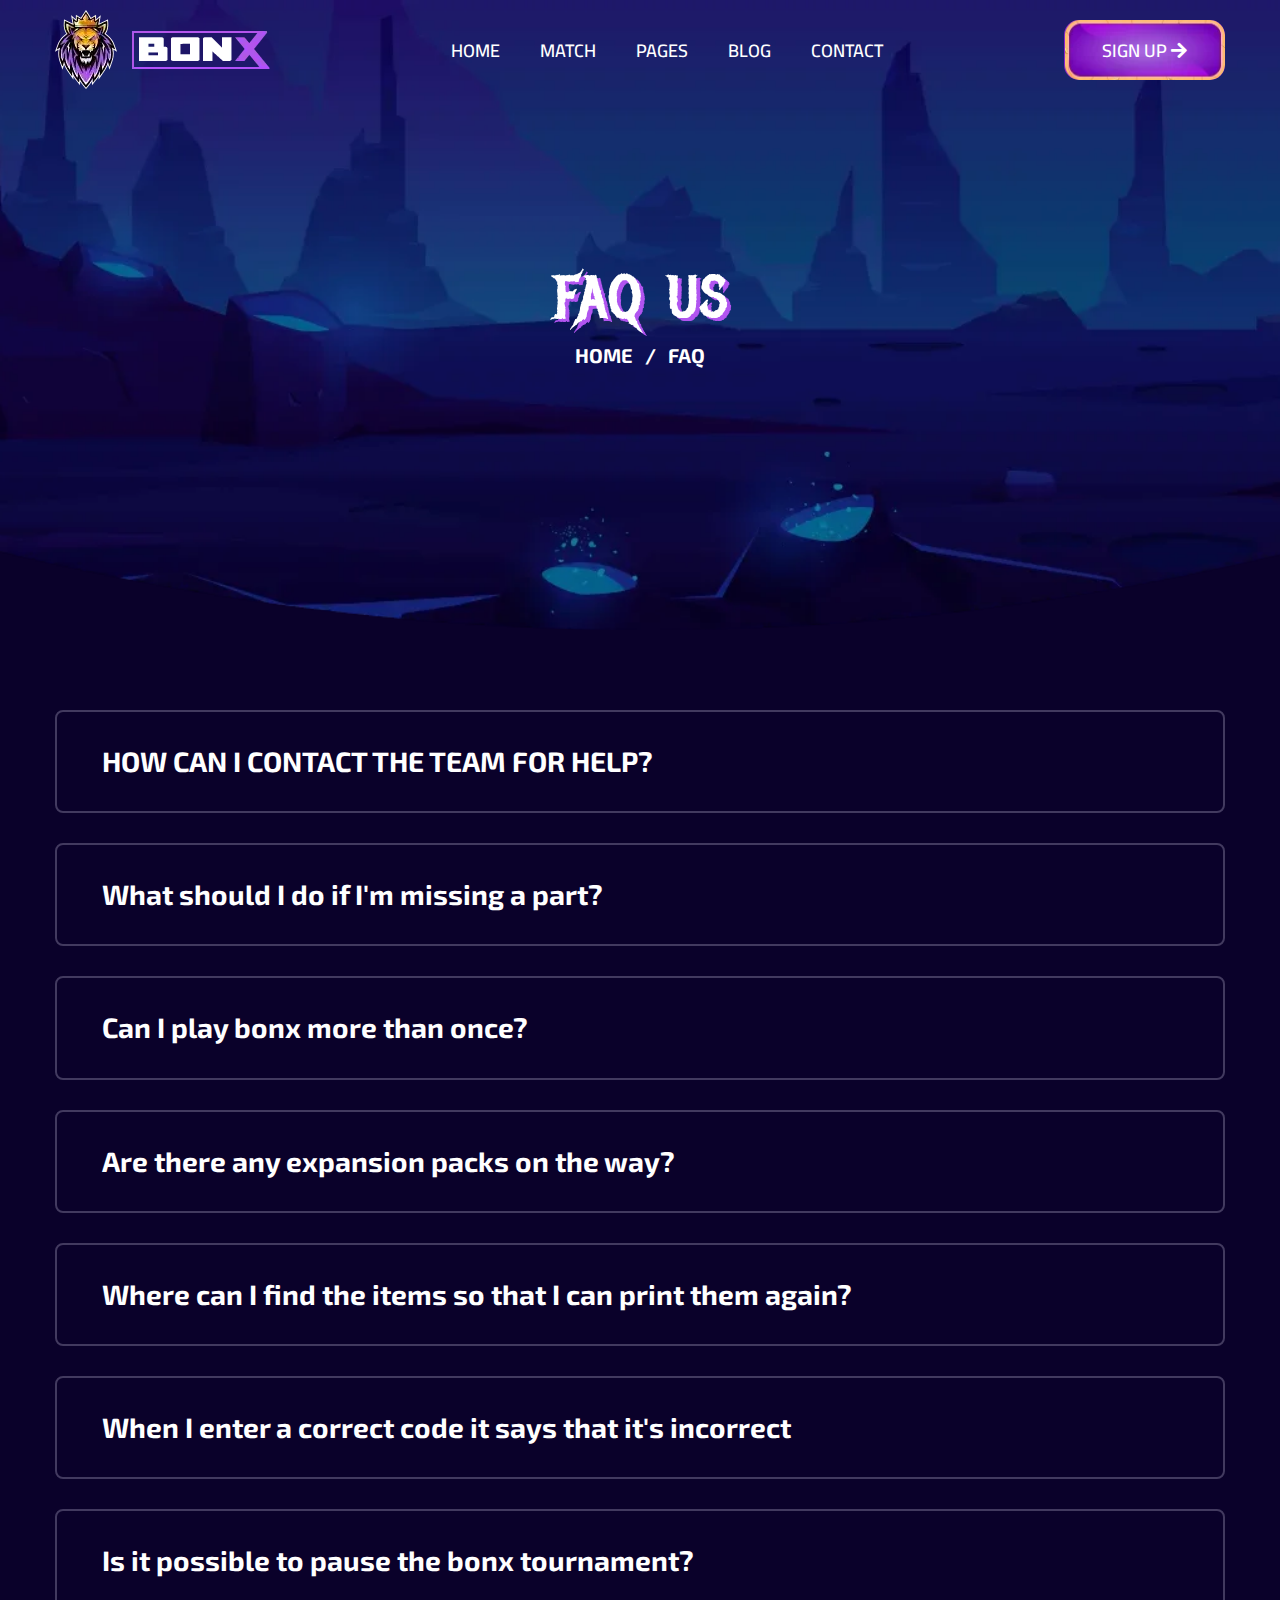
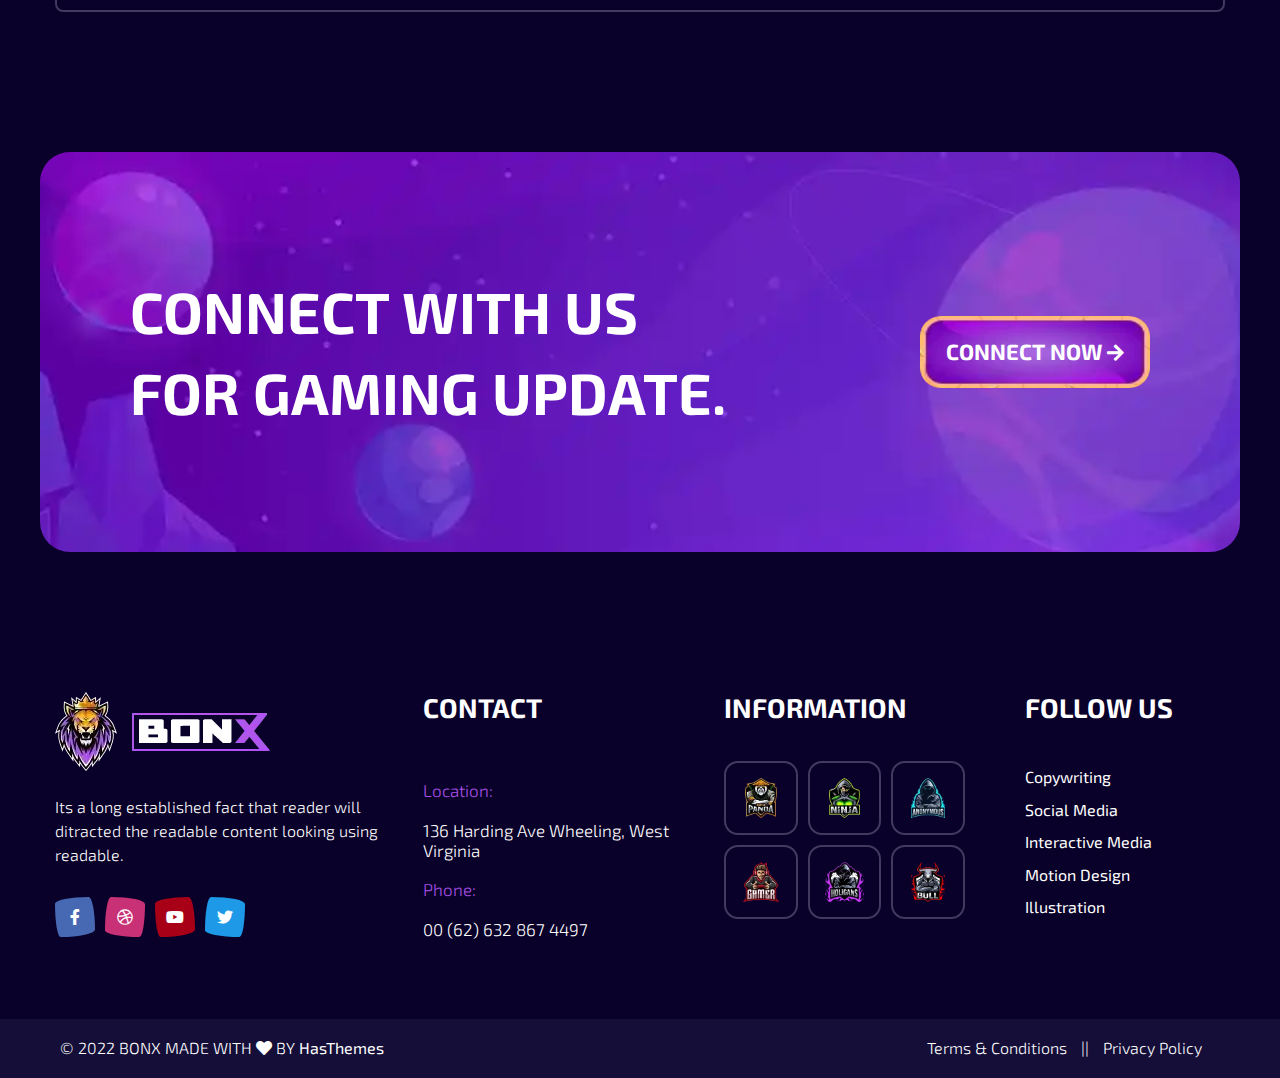
<file: faq/faq.html>
<!DOCTYPE html>
<html lang="en">
<head>
    <meta charset="UTF-8">
    <meta http-equiv="X-UA-Compatible" content="IE=edge">
    <meta name="viewport" content="width=device-width, initial-scale=1.0">
    <title>Gaming Template</title>
    <!-- Main Css file -->
    <link rel="stylesheet" href="faq.css">
    <!-- Normalise file -->
    <link rel="stylesheet" href="../css/normalize.css">
    <!-- Font Awesome Library -->
    <link rel="stylesheet" href="../css/all.min.css">
    <!-- google fonts -->
    <link rel="preconnect" href="https://fonts.googleapis.com">
    <link rel="preconnect" href="https://fonts.gstatic.com" crossorigin>
    <link href="https://fonts.googleapis.com/css2?family=Cairo:wght@300;400;500;600;700;800;900&display=swap" rel="stylesheet"> 
    <link rel="preconnect" href="https://fonts.googleapis.com">
    <link rel="preconnect" href="https://fonts.gstatic.com" crossorigin>
    <link href="https://fonts.googleapis.com/css2?family=Metal+Mania&display=swap" rel="stylesheet"> 
    <link rel="preconnect" href="https://fonts.googleapis.com">
    <link rel="preconnect" href="https://fonts.gstatic.com" crossorigin>
    <link href="https://fonts.googleapis.com/css2?family=Exo+2:wght@300;400;500;600;700&display=swap" rel="stylesheet"> 
</head>
<body>
    <!-- Start header -->
    <header>
        <div class="container">
            <div class="logo">
                <a href="../index.html"><img src="../images/logo.webp" alt=""></a>
            </div>
            <nav>
                <ul class="nav-list">
                    <li><a href="../index.html">home</a></li>
                    <li><a href="../match/index.html">match</a></li>
                    <li class="li-list"><a href="#">pages</a>
                        <ul class="nav-sub-list">
                            <li><a href="#">About Us Page</a></li>
                            <li><a href="#">Games Page</a></li>
                            <li><a href="#">FAQ's Page</a></li>
                            <li><a href="#">Game Players</a></li>
                            <li><a href="#">404 not found!</a></li>
                        </ul>
                    </li>
                    <li class="li-list"><a href="#">blog</a>
                        <ul class="nav-sub-list">
                            <li><a href="#">Blog Without Sidebar Page</a></li>
                            <li><a href="#">Blog Left Sidebar Page</a></li>
                            <li><a href="#">Blog Right Sidebar Page</a></li>
                            <li><a href="#">Blog Grid Left Sidebar Page</a></li>
                            <li><a href="#">Blog Grid Without Sidebar</a></li>
                            <li><a href="#">Blog Grid Left Sidebar</a></li>
                            <li><a href="#">Blog Grid Right Sidebar</a></li>
                        </ul>
                    </li>
                    <li><a href="../contact/contact.html">contact</a></li>
                </ul>
            </nav>
            <div class="flex-nav">
                <div class="signup">
                    <a href="#">SIGN UP <i class="fas fa-arrow-right"></i></a>
                </div>
                <div class="hambuger-bars">
                    <span></span>
                    <span></span>
                    <span></span>
                </div>
            </div>
        </div>
        <nav class="side-nav">
            <span class="close-nav-button">close<i class="fas fa-times"></i></span>
            <ul class="side-nav-list">
                <li><a href="../index.html">home</a></li>
                <li><a href="../match/index.html">match</a></li>
                <li class="side-li-list"><a href="#">pages</a><i class="fas fa-chevron-down sublist-arrow"></i>
                    <ul class="side-nav-sub-list">
                        <li><a href="#">About Us Page</a></li>
                        <li><a href="#">Games Page</a></li>
                        <li><a href="#">FAQ's Page</a></li>
                        <li><a href="#">Game Players</a></li>
                        <li><a href="#">404 not found!</a></li>
                    </ul>
                </li>
                <li class="side-li-list"><a href="#">blog</a><i class="fas fa-chevron-down sublist-arrow"></i>
                    <ul class="side-nav-sub-list">
                        <li><a href="#">Blog Without Sidebar Page</a></li>
                        <li><a href="#">Blog Left Sidebar Page</a></li>
                        <li><a href="#">Blog Right Sidebar Page</a></li>
                        <li><a href="#">Blog Grid Left Sidebar Page</a></li>
                        <li><a href="#">Blog Grid Without Sidebar</a></li>
                        <li><a href="#">Blog Grid Left Sidebar</a></li>
                        <li><a href="#">Blog Grid Right Sidebar</a></li>
                    </ul>
                </li>
                <li><a href="../contact/contact.html">contact</a></li>
            </ul>
            <div class="side-signup">
                <a href="#">SIGN UP <i class="fas fa-arrow-right"></i></a>
            </div>
        </nav>
        <div class="overlay"></div>
    </header>
    <!-- End header -->
    <!-- start landing -->
    <section class="landing">
        <div class="container">
            <div class="text">
                <h1>faq us</h1>
                <p><a href="../index.html">home</a> / <a href="#">faq</a></p>
            </div>
        </div>
    </section>
    <!-- end landing -->
    <!-- start faq -->
    <section class="faq">
        <div class="container">
            <div class="feedback">
                <h1>how can I contact the team for help?</h1>
                <p>Lorem Ipsum is simply dummy text of the printing and typesetting industry. Lorem Ipsum has been industry standard unknown printer took a galley of type and scrambled it to make a type specimen book. It has survived not only five reIcentem with desktop publishing softwa like including versions has been industry standard unknown printer took a galley of type and scramIblrd it to make a type specimen book ha with desktop publishing software like including versions.</p>
            </div>
            <div class="feedback">
                <h1>what should I do if I'm missing a part?</h1>
                <p>Lorem Ipsum is simply dummy text of the printing and typesetting industry. Lorem Ipsum has been industry standard unknown printer took a galley of type and scrambled it to make a type specimen book. It has survived not only five reIcentem with desktop publishing softwa like including versions has been industry standard unknown printer took a galley of type and scramIblrd it to make a type specimen book ha with desktop publishing software like including versions.</p>
            </div>
            <div class="feedback">
                <h1>can I play bonx more than once?</h1>
                <p>Lorem Ipsum is simply dummy text of the printing and typesetting industry. Lorem Ipsum has been industry standard unknown printer took a galley of type and scrambled it to make a type specimen book. It has survived not only five reIcentem with desktop publishing softwa like including versions has been industry standard unknown printer took a galley of type and scramIblrd it to make a type specimen book ha with desktop publishing software like including versions.</p>
            </div>
            <div class="feedback">
                <h1>are there any expansion packs on the way?</h1>
                <p>Lorem Ipsum is simply dummy text of the printing and typesetting industry. Lorem Ipsum has been industry standard unknown printer took a galley of type and scrambled it to make a type specimen book. It has survived not only five reIcentem with desktop publishing softwa like including versions has been industry standard unknown printer took a galley of type and scramIblrd it to make a type specimen book ha with desktop publishing software like including versions.</p>
            </div>
            <div class="feedback">
                <h1>where can I find the items so that I can print them again?</h1>
                <p>Lorem Ipsum is simply dummy text of the printing and typesetting industry. Lorem Ipsum has been industry standard unknown printer took a galley of type and scrambled it to make a type specimen book. It has survived not only five reIcentem with desktop publishing softwa like including versions has been industry standard unknown printer took a galley of type and scramIblrd it to make a type specimen book ha with desktop publishing software like including versions.</p>
            </div>
            <div class="feedback">
                <h1>when I enter a correct code it says that it's incorrect</h1>
                <p>Lorem Ipsum is simply dummy text of the printing and typesetting industry. Lorem Ipsum has been industry standard unknown printer took a galley of type and scrambled it to make a type specimen book. It has survived not only five reIcentem with desktop publishing softwa like including versions has been industry standard unknown printer took a galley of type and scramIblrd it to make a type specimen book ha with desktop publishing software like including versions.</p>
            </div>
            <div class="feedback">
                <h1>is it possible to pause the bonx tournament?</h1>
                <p>Lorem Ipsum is simply dummy text of the printing and typesetting industry. Lorem Ipsum has been industry standard unknown printer took a galley of type and scrambled it to make a type specimen book. It has survived not only five reIcentem with desktop publishing softwa like including versions has been industry standard unknown printer took a galley of type and scramIblrd it to make a type specimen book ha with desktop publishing software like including versions.</p>
            </div>
        </div>
    </section>
    <!-- end faq -->
    <!-- start gaming update -->
    <section class="gaming-update">
        <div class="container">
            <div class="text">
                <h1>connect with us for gaming update.</h1>
                <a href="#">
                    <div class="connect-now">
                        <span>connect now <i class="fas fa-arrow-right"></i></span>
                    </div>
                </a>
            </div>
        </div>
    </section>
    <!-- end gaming update -->
    <!-- start footer -->
    <section class="footer">
        <div class="container">
            <div class="footer-container">
                <div class="socials">
                    <img src="../images/logo.webp" alt="">
                    <p>Its a long established fact that reader will ditracted the readable content looking using readable.</p>
                    <div class="icons">
                        <a href="#">
                            <div class="facebook">
                                <i class="fab fa-facebook-f"></i>
                            </div>
                        </a>
                        <a href="#">
                            <div class="dribbble">
                                <i class="fab fa-dribbble"></i>
                            </div>
                        </a>
                        <a href="#">
                            <div class="yt">
                                <i class="fab fa-youtube"></i>
                            </div>    
                        </a>
                        <a href="#">
                            <div class="twitter">
                                <i class="fab fa-twitter"></i>
                            </div>
                        </a>
                    </div>
                </div>
                <div class="contact">
                    <h1>contact</h1>
                    <span h>location:</span>
                    <span class="address">136 Harding Ave Wheeling, West Virginia</span>
                    <span h>phone:</span>
                    <span class="address">00 (62) 632 867 4497</span>
                </div>
                <div class="information">
                    <h1>information</h1>
                    <div class="teams">
                        <a href="#">
                            <div>
                                <img src="../images/upcoming-game-thumb1.webp" alt="">
                            </div>
                        </a>
                        <a href="#">
                            <div>
                                <img src="../images/upcoming-game-thumb2.webp" alt="">
                            </div>
                        </a>
                        <a href="#">
                            <div>
                                <img src="../images/upcoming-game-thumb3.webp" alt="">
                            </div>
                        </a>
                        <a href="#">
                            <div>
                                <img src="../images/upcoming-game-thumb4.webp" alt="">
                            </div>
                        </a>
                        <a href="#">
                            <div>
                                <img src="../images/upcoming-game-thumb5.webp" alt="">
                            </div>
                        </a>
                        <a href="#">
                            <div>
                                <img src="../images/upcoming-game-thumb6.webp" alt="">
                            </div>
                        </a>
                    </div>
                </div>
                <div class="follow-us">
                    <h1>follow us</h1>
                    <ul>
                        <li><a href="#">copywriting</a></li>
                        <li><a href="#">social media</a></li>
                        <li><a href="#">interactive media</a></li>
                        <li><a href="#">motion design</a></li>
                        <li><a href="#">illustration</a></li>
                    </ul>
                </div>
            </div>
        </div>
    </section>
    <div class="credits">
        <div class="container">
            <span class="rights">
                &copy; 2022 bonx made with <i class="fas fa-heart"></i> by <a href="#">HasThemes</a>
            </span>
            <span class="terms-n-policy"><a href="#"><i class="fas fa-gavel"></i>Terms & Conditions</a> || <a href="#">Privacy Policy<i class="fas fa-user-secret"></i></a></span>    
        </div>
    </div>
    <!-- end footer -->
    <script src="faq.js"></script>
</body>
</file>
<file: css/style.css>
/* start global rules */
*{
    box-sizing: border-box;
    -moz-box-sizing: border-box;
    -webkit-box-sizing: border-box;
}
body{
    font-family: 'Cairo', sans-serif;
}
.container{
    padding-left: 15px;
    padding-right: 15px;
    margin-left: auto;
    margin-right: auto;
}
.special-heading{
    color: white;
    display: flex;
    flex-flow: column;
    align-items: center;
}
.special-heading h1{
    font-family: 'Exo 2', sans-serif;
    font-size: 58px;
    margin: 0px;
    text-transform: uppercase;
}
.special-heading p{
    text-align: center;
    font-family: 'Exo 2', sans-serif;
    font-weight: 300;
    font-size: 21px;
    line-height: 1.4;
    max-width: 600px;
    margin-bottom: 80px;
}
/* end global rules */
/* media queries */
@media(max-width:1175px){
    .special-heading h1{
        font-size: 40px;
    }
}
@media(max-width:767px){
    .container{
        width:100%;
    }
    .special-heading h1{
        font-size: 30px;
    }
}
@media(min-width:768px){
    .container{
        width:768px;
    }
}
@media(min-width:992px){
    .container{
        width: 992px;
    }
}
@media(min-width:1200px){
    .container{
        width: 1200px;
    }
}
/* end media queries */
/* start overlay video */
.overlay-video{
    height: 100vh;
    width: 100%;
    position: fixed;
    left:0px;
    top:0px;
    z-index: 999;
}
.overlay-video .overlay-content .overlay-background{
    background-color: rgba(0, 0, 0, 0.781);
    height: 100%;
    width: 100%;
}
.overlay-video .overlay-content{
    height: 100%;
    width: 100%;
    position: relative;
}
.overlay-video .overlay-content iframe{
    position: absolute;
    top: 50%;
    left: 50%;
    transform: translate(-50%,-50%);
    -webkit-transform: translate(-50%,-50%);
    -moz-transform: translate(-50%,-50%);
    -ms-transform: translate(-50%,-50%);
    -o-transform: translate(-50%,-50%);
}
.overlayvid-0{
    display: none;
}
.overlayvid-1{
    display: none;
}
.overlayvid-2{
    display: none;
}
/* end overlay video */
/* start header */
/* header{
    background: rgba(0, 0, 0, 0.795);
    height: 92.45px;
    position: fixed;
    width: 100%;
    z-index: 98;
} */
header .container{
    display: flex;
    padding-top: 10px;
    justify-content: space-between;
    align-items: center;
    font-family: 'Cairo', sans-serif;
    position: absolute;
    top: 0px;
    left: 50%;
    z-index: 99;
    transform: translateX(-50%);
    -webkit-transform: translateX(-50%);
    -moz-transform: translateX(-50%);
    -ms-transform: translateX(-50%);
    -o-transform: translateX(-50%);
}
header .container nav .nav-list{
    padding-left: 0px;
    display: flex;
    column-gap: 40px;
}
header .container nav .nav-list li{
    list-style: none;
    font-size: 18px;
    font-weight: 600;
}
header .container nav .nav-list li a{
    text-decoration: none;
    color: white;
    text-transform: uppercase;
}
header .container .signup a{
    position: relative;
    padding: 13.5px 38px;
    background-color: #8824ca;
    background-image: url(../images/index.webp);
    border-radius:15px ;
    background-size: 160px;
    background-repeat: no-repeat;
    -webkit-border-radius:15px ;
    -moz-border-radius:15px ;
    -ms-border-radius:15px ;
    -o-border-radius:15px ;
    text-decoration: none;
    color: white;
    font-size: 18px;
    font-weight: 600;
    transition: 0.3s;
    background-position: center;
}
header .container .signup a::after{
    content: '';
    position: absolute;
    border-radius:15px ;
    top: 0px;
    left: 0px;
    width: 100%;
    height: 100%;
    background-color: rgba(0, 0, 0, 0);
    transition: 0.3s;
    -webkit-transition: 0.3s;
    -moz-transition: 0.3s;
    -ms-transition: 0.3s;
    -o-transition: 0.3s;
}
header .container .signup a:hover::after{
    background-color: rgba(0, 0, 0, 0.13);
}
.li-list {
    position: relative;
}
.li-list > a{
    padding-bottom: 20px;
}
header .container nav .nav-sub-list{
    visibility: hidden;
    opacity: 0;
    position: absolute;
    top:calc(100% + 20px);
    padding:20px 20px;
    background-color: white;
    border: solid .5px #8e7daa60;
    width: 250px;
    border-radius: 10px;
    margin-top: 50px;
    transition: 0.3s;
    -webkit-border-radius: 10px;
    -moz-border-radius: 10px;
    -ms-border-radius: 10px;
    -o-border-radius: 10px;
    -webkit-transition: 0.3s;
    -moz-transition: 0.3s;
    -ms-transition: 0.3s;
    -o-transition: 0.3s;
}
.li-list:hover .nav-sub-list{
    transition: 0.3s;
    opacity: 1;
    visibility: visible;
    margin-top: 0px;
    z-index: 99;
}
header .container nav .nav-list .li-list i{
    display: none;
}
header .container nav .nav-sub-list li:not(header .container nav .nav-sub-list li:last-of-type){
    margin-bottom: 10px;
}
header .container nav .nav-sub-list li a{
    text-decoration: none;
    color: black;
    font-size: 15px;
    transition: 0.3s;
    -webkit-transition: 0.3s;
    -moz-transition: 0.3s;
    -ms-transition: 0.3s;
    -o-transition: 0.3s;
}
header .container nav .nav-sub-list li:hover a{
    color: #b55df0;
}
.hambuger-bars{
    display: none;
}
.side-nav{
    display: none;
}
.overlay{
    display: none;
}
@media(max-width:991px){
    header .container nav:not(.side-nav){
        display: none;
    }
    .flex-nav{
        display: flex;
        column-gap: 30px;
    }
    .hambuger-bars{
        display: block;
        width: 25px;
        cursor: pointer;
    }
    .hambuger-bars span{
        display: block;
        width: 100%;
        background-color: white;
        height: 2.5px;
        margin-top: 5px;
    }
    .hambuger-bars span:first-of-type{
        margin-top: 0px;
    }
    .side-nav{
        display: flex;
        row-gap: 40px;
        flex-flow:column ;
        position: fixed;
        width:385px;
        height: 100vh;
        left:-770px;
        top:0px;
        z-index: 99;
        background-color: white;
        padding-left: 30px;
        padding-right: 30px;
        transition: .2s;
        -webkit-transition: .2s;
        -moz-transition: .2s;
        -ms-transition: .2s;
        -o-transition: .2s;
}
    .side-nav .close-nav-button{
        text-transform: capitalize;
        cursor: pointer;
        font-size: 18px;
        font-weight:400;
        align-self: flex-end;
        margin-top: 30px;
    }
    .side-nav .close-nav-button i {
        font-size: 13px;
        margin-left: 5px;
    }
    .side-nav ul{
        list-style: none;
        padding:0px;
        margin: 0px;
    }
    .side-nav ul li a{
        text-decoration: none;
        color:black;
        font-weight: 600;
    }
    .side-nav .side-nav-list > li {
        padding-top: 15px;
        padding-bottom: 15px;
        text-transform: capitalize;
        border-bottom: 1px solid #e5e7eb;
        position: relative;
        background-color: white;
    }
    .side-nav .side-nav-list > li i{
        position: absolute;
        right: 0px;
        top:17px;
        cursor: pointer;
    }
    .side-nav .side-nav-list .side-li-list .side-nav-sub-list{
        visibility: hidden;
        overflow: hidden;
        padding-left: 20px;
        padding-top: 0px;
        height: 0px;
        visibility: hidden;
        transition: visibility .3s, height 0.3s linear;
        z-index: -1;
        -webkit-transition: visibility .3s, height 0.3s linear;
        -moz-transition: visibility .3s, height 0.3s linear;
        -ms-transition: visibility .3s, height 0.3s linear;
        -o-transition: visibility .3s, height 0.3s linear;
    }
    .side-nav .side-nav-list .side-li-list .side-nav-sub-list > li {
        padding-top: 15px;
        padding-bottom: 15px;
        border-bottom: 1px solid #e5e7eb;
    }
    .side-nav .side-nav-list .side-li-list .side-nav-sub-list > li:last-of-type{
        border-bottom: none;
        padding-bottom:0px;
    }
    .side-signup{
        text-align: center;
        margin-top: 20px;
    }
    .side-signup a {
        position: relative;
        padding: 13.5px 38px;
        background-color: #8824ca;
        background-image: url(../images/index.webp);
        border-radius:15px ;
        background-size: 160px;
        background-repeat: no-repeat;
        -webkit-border-radius:15px ;
        -moz-border-radius:15px ;
        -ms-border-radius:15px ;
        -o-border-radius:15px ;
        text-decoration: none;
        color: white;
        font-size: 18px;
        font-weight: 600;
        transition: 0.3s;
        background-position: center;
    }
    .side-signup a::after{
        content: '';
        position: absolute;
        border-radius:15px ;
        top: 0px;
        left: 0px;
        width: 100%;
        height: 100%;
        background-color: rgba(0, 0, 0, 0);
        transition: 0.3s;
        -webkit-transition: 0.3s;
        -moz-transition: 0.3s;
        -ms-transition: 0.3s;
        -o-transition: 0.3s;
    }
    .side-signup a:hover::after{
        background-color: rgba(0, 0, 0, 0.13);
    }
    .overlay{
        display: block;
        visibility: hidden;
        opacity: 0;
        background-color: rgba(0, 0, 0, 0.507);
        height: 100vh;
        width: calc(100% - 385px);
        position: fixed;
        top:0px;
        right:0px;
        transition: .2s;
        z-index: 99;
        -webkit-transition: .2s;
        -moz-transition: .2s;
        -ms-transition: .2s;
        -o-transition: .2s;
}
}
@media(max-width:639px){
    header .container .flex-nav .signup a{
        transition: 0.3s;
        padding: 7px 22px;
        -webkit-transition: 0.3s;
        -moz-transition: 0.3s;
        -ms-transition: 0.3s;
        -o-transition: 0.3s;
    }
    .side-nav{
        width:310px;
        transition: .2s;
        -webkit-transition: .2s;
        -moz-transition: .2s;
        -ms-transition: .2s;
        -o-transition: .2s;
}
    .overlay{
        width:calc(100% - 310px);
        transition: .2s;
        -webkit-transition: .2s;
        -moz-transition: .2s;
        -ms-transition: .2s;
        -o-transition: .2s;
    }
    .side-signup a{
        transition: 0.3s;
        padding: 7px 22px;
        -webkit-transition: 0.3s;
        -moz-transition: 0.3s;
        -ms-transition: 0.3s;
        -o-transition: 0.3s;
}
}
@media(max-width:479px){
    header .container .flex-nav .signup a{
        display: none;
    }
}
/* end header */
/* start landing */
.landing{
    height: 120vh;
    background-image: url(https://bonx-react.netlify.app/static/hero-bg1-82fc7416624f7e54a222475671a5e21d.webp);
    background-size: cover;
    background-color:rgba(0, 0, 0, 0.911);
    background-position: center;
    position: relative;
}
.landing .container{
    height: 100%;
    color: white;
    display: flex;
    background-color: rgba(255, 255, 255, 0);
    align-items: center;
}
.landing img{
    max-width: 920px;
    position: absolute;
    bottom: 0px;
    right: 0px;
}
.landing .container .text{
    display: flex;
    flex-flow:column ;
    row-gap: 40px;
    max-width: 70%;
    z-index: 2;
}
.landing .container .text h1{
    font-size: 150px;
    font-weight: 400;
    font-family: 'Metal Mania', cursive;
    text-shadow: 4px 3px 0px #b154f0;
    margin: 0px;
    line-height: .8;
}
.landing .container .text p{
    font-weight: 700;
    font-size: 25px;
    margin: 0px;
}
.landing .container .text .playnow{
    background-image: url(../images/index.webp);
    background-size: 200px;
    background-repeat: no-repeat;
    background-color: #8824ca;
    background-position: center;
    height: 77px;
    width: 200px;
    border-radius:20px ;
    -webkit-border-radius:20px ;
    -moz-border-radius:20px ;
    -ms-border-radius:20px ;
    -o-border-radius:20px ;
    position: relative;
}
.landing .container .text a{
    text-decoration: none;
}
.landing .container .text .playnow{
    position: relative;
    text-transform: capitalize;
    color: white;
    font-weight:700;
    font-size: 22px;
    transition: 0.3s;
    -webkit-transition: 0.3s;
    -moz-transition: 0.3s;
    -ms-transition: 0.3s;
    -o-transition: 0.3s;
}
.landing .container .text .playnow span{
    position: absolute;
    top: 50%;
    left:50%;
    width: 100%;
    text-align: center;
    transform: translate(-50%,-50%);
    -webkit-transform: translate(-50%,-50%);
    -moz-transform: translate(-50%,-50%);
    -ms-transform: translate(-50%,-50%);
    -o-transform: translate(-50%,-50%);
}
.landing .container .text .playnow span i{
    font-size: 19px;
    margin-left: 5px;
    transition: .3s;
    -webkit-transition: .3s;
    -moz-transition: .3s;
    -ms-transition: .3s;
    -o-transition: .3s;
}
.landing .container .text .playnow:hover:after{
    content: '';
    position: absolute;
    border-radius:15px ;
    top: 0px;
    left: 0px;
    width: 100%;
    height: 100%;
    background-color: rgba(0, 0, 0, 0.1);
    transition: 0.3s;
    -webkit-transition: 0.3s;
    -moz-transition: 0.3s;
    -ms-transition: 0.3s;
    -o-transition: 0.3s;
}
.landing .container .text .playnow:hover span i{
    margin-left: 15px;
    transition: .3s;
    -webkit-transition: .3s;
    -moz-transition: .3s;
    -ms-transition: .3s;
    -o-transition: .3s;
}
@media(max-width:1200px){
    .landing{
        height: 100vh;
    }
    .landing img{
        max-width: 650px;
    }
    .landing .container .text h1{
        font-size: 100px;
    }
}
@media(max-width:991px){
    .landing{
        height: 80vh;
    }
    .landing img{
        max-width: 650px;
    }
    .landing .container .text h1{
        font-size: 70px;
    }
    .landing .container .text p{
        font-size: 18px;
    }
    .landing .container .text{
        display: flex;
        flex-flow:column ;
        row-gap: 40px;
        max-width: 100%;
        z-index: 2;
    }
}
@media(max-width:768px){
    .landing{
        height: 70vh;
    }
    .landing img{
        max-width: 390px;
    }
    .landing .container .text h1{
        font-size: 50px;
        line-height: 1.1;
    }
    .landing .container .text p{
        font-size: 18px;
    }
    .landing .container .text{
        display: flex;
        flex-flow:column ;
        row-gap: 40px;
        max-width: 100%;
        z-index: 2;
    }
}
/* end landing */
/* start features */
.features {
    padding: 60px 0px;
    background-color: #0f0939;
}
.features .container {
    display: flex;
    flex-flow: column;
    align-items: center;
}
.features .container h1{
    color: white;
    text-transform: uppercase;
    font-size: 55px;
    max-width: 768px;
    font-family: 'Exo 2', sans-serif;
    text-align: center;
    line-height: 1.4;
}
.features .container .features-container{
    margin-top: 40px;
    display: grid;
    grid-template-columns: repeat(auto-fill,minmax(295px,1fr));
    row-gap: 40px;
    column-gap: 30px;
    width: 100%;
}
.features .container .features-container .feat:nth-child(1){
    background-image: url(../images/gaming-world-bg1.webp);
    background-repeat: no-repeat;
    background-size:100% ;
    max-width: 360px;
}
.features .container .features-container .feat:nth-child(2){
    background-image: url(../images/gaming-world-bg2.webp);
    background-repeat: no-repeat;
    background-size:100% ;
    max-width: 360px;
}
.features .container .features-container .feat:nth-child(3){
    background-image: url(../images/gaming-world-bg3.webp);
    background-repeat: no-repeat;
    background-size:100% ;
    max-width: 360px;
}
.features .container .features-container .feat .image{
    display: flex;
    justify-content: center;
    align-items: flex-end;
    padding: 60px 0px 0px 0px;
}
.features .container .features-container .feat .text{
    text-align: center;
    padding: 40px 35px ;
    color: white;
}
.features .container .features-container .feat .text h3{
    font-weight: 700;
    font-size: 25px;
    text-transform: uppercase;
    font-family: 'Exo 2', sans-serif;
}
.features .container .features-container .feat .text p {
    line-height: 1.8;
    font-size: 18px;
    font-weight: 300;
    padding: 0px 10px;
    font-family: 'Exo 2', sans-serif;
}
@media(max-width:1200px){
    .features .container h1{
        font-size: 40px;
    }
}
@media(max-width:768px){
    .features .container .features-container{
        display: flex;
        flex-flow: column;
        align-items: center;
    }
    .features .container h1{
        max-width: 100%;
        font-size: 33px;
    }
}
/* end features */
/* start streams */
.streams{
    background-color:#0f0939 ;
    padding: 0px 0px 60px 0px;
}
.streams .container .slider{
    display: flex;
    overflow: hidden;
    position: relative;
}
.streams .container .slider div{
    flex-shrink: 0;
    width: 100%;
    position: relative;
}
.streams .container .slider img{
    width: 100%;
    pointer-events: none;
    user-select: none;
}
.streams .container .slider div .play-btn{
    width:10%;
    position: absolute;
    pointer-events: painted;
    top: 50%;
    left:50%;
    transform: translate(-50%,-50%);
    -webkit-transform: translate(-50%,-50%);
    -moz-transform: translate(-50%,-50%);
    -ms-transform: translate(-50%,-50%);
    -o-transform: translate(-50%,-50%);
}
.streams .container .slider div .play-btn-span{
    display: block;
    height: 123px;
    width:10%;
    border-radius: 50%;
    background-color: rgba(255, 255, 255, 0.397);
    position: absolute;
    top: 50%;
    left:50%;
    transform-origin:center;
    transform: translate(-50%,-50%);
    animation: play-btn .8s ease-in-out infinite;
    -webkit-transform: translate(-50%,-50%);
    -moz-transform: translate(-50%,-50%);
    -ms-transform: translate(-50%,-50%);
    -o-transform: translate(-50%,-50%);
    -webkit-border-radius: 50%;
    -moz-border-radius: 50%;
    -ms-border-radius: 50%;
    -o-border-radius: 50%;
    -webkit-animation: play-btn .8s ease-in-out infinite;
}
.streams .container .slider div div{
    position: absolute;
    display: flex;
    align-items: center;
    justify-content: center;
    bottom: 0px;
    text-align: center;
    left: 50%;
    transform: translateX(-50%);
    width: 40%;
    -webkit-transform: translateX(-50%);
    -moz-transform: translateX(-50%);
    -ms-transform: translateX(-50%);
    -o-transform: translateX(-50%);
}
.streams .container .slider div div img{
    position: absolute;
    bottom: 3.5px;
    left: 50%;
    transform: translateX(-50%);
    z-index: -1;
}
.streams .container .slider div div h3{
    font-family: 'Exo 2', sans-serif;
    color: white;
    user-select: none;
    padding: 0px;
    text-transform: uppercase;
    font-weight: 700;
    font-size: 25px;
    margin:0px;
}
.streams .container .slider .fa-chevron-left{
    position: absolute;
    left:20px;
    top:50%;
    color: white;
    cursor: pointer;
    transform: translateY(-50%);
    -webkit-transform: translateY(-50%);
    -moz-transform: translateY(-50%);
    -ms-transform: translateY(-50%);
    -o-transform: translateY(-50%);
}
.streams .container .slider .fa-chevron-right{
    position: absolute;
    right:20px;
    top:50%;
    color: white;
    cursor: pointer;
    transform: translateY(-50%);
    -webkit-transform: translateY(-50%);
    -moz-transform: translateY(-50%);
    -ms-transform: translateY(-50%);
    -o-transform: translateY(-50%);
}
@media(max-width:992px){
    .streams .container .slider div div h3{
        font-size: 20px;
    }
}
@media(max-width:639px){
    .streams .container .slider div div h3{
        font-size: 17px;
    }
}
@media(max-width:600px){
    .streams .container .slider div div h3{
        font-size: 13px;
    }
}
@keyframes play-btn {
    100%{
        opacity: 0;
        transform-origin: center;
        transform: translate(-50%,-50%) scale(2);
        -webkit-transform: translate(-50%,-50%) scale(2);
        -moz-transform: translate(-50%,-50%) scale(2);
        -ms-transform: translate(-50%,-50%) scale(2);
        -o-transform: translate(-50%,-50%) scale(2);
}
}
/* end streams */
/* start matches */
.matches{
    padding: 60px 0px;
    background-color: #0f0939;
    font-family: 'Exo 2', sans-serif;
}
.matches .container{
    display: flex;
    flex-flow: column;
    align-items: center;
}
.matches .container .others-match{
    margin: 80px 0px;
    position: relative;
    background-image: url(../images/index.webp);
    background-size:230px 73px;
    background-repeat: no-repeat;
    background-color: #8824ca;
    background-position: center;
    color: white;
    text-transform: capitalize;
    text-align: center;
    font-weight:700;
    font-size: 22px;
    height: 72px;
    width: 230px;
    border-radius:20px ;
    -webkit-border-radius:20px ;
    -moz-border-radius:20px ;
    -ms-border-radius:20px ;
    -o-border-radius:20px ;
}
.matches .container > a{
    text-decoration: none;
    text-align: center;
}
.matches .container .others-match span{
    position: absolute;
    top: 50%;
    left:50%;
    width: 100%;
    text-align: center;
    transform: translate(-50%,-50%);
    -webkit-transform: translate(-50%,-50%);
    -moz-transform: translate(-50%,-50%);
    -ms-transform: translate(-50%,-50%);
    -o-transform: translate(-50%,-50%);
}
.matches .container .others-match:hover:after{
    content: '';
    position: absolute;
    border-radius:15px ;
    top: 0px;
    left: 0px;
    width: 100%;
    height: 100%;
    background-color: rgba(0, 0, 0, 0.1);
    transition: 0.3s;
    -webkit-transition: 0.3s;
    -moz-transition: 0.3s;
    -ms-transition: 0.3s;
    -o-transition: 0.3s;
}
.matches .container .counters{
    display: flex;
    color: white;
}
.matches .container .counters > div{
    transition: .3s all;
    padding: 10px 80px;
    text-align: center;
    position: relative;
    -webkit-transition: .3s all;
    -moz-transition: .3s all;
    -ms-transition: .3s all;
    -o-transition: .3s all;
}
.matches .container .counters > div:nth-child(n + 2) p::after{
    content: '//';
    position: absolute;
    left:0px;
    top:50%;
    transform: translateX(-50%);
    font-weight: 900;
    color: #33cb33;
    font-size: 18px;
    letter-spacing: 3px;
    -webkit-transform: translateX(-50%);
    -moz-transform: translateX(-50%);
    -ms-transform: translateX(-50%);
    -o-transform: translateX(-50%);
}
.matches .container .counters h1{
    font-family: 'Metal Mania', cursive;
    font-size: 55px;
    margin-bottom: 0px;
}
.matches .container .counters p{
    font-weight: 300;
    text-transform: uppercase;
    font-size: 18px;
    margin-top: 10px;
}
.matches .container .counters .twitch h1{
    color:#ffb300;
}
.matches .container .counters .games h1{
    color: #1de3eb;
}
.matches .container .counters .youtube h1{
    color: #df4c21;
}
.matches .container .counters .pro h1{
    color: #b154f0;
}
.matches .container .match{
    width: 100%;
    display: flex;
    justify-content: space-between;
    align-items: center;
    margin-bottom:20px;
    padding:70px 30px;
    border: solid #281e4d 4px;
    border-radius: 30px;
    -webkit-border-radius: 30px;
    -moz-border-radius: 30px;
    -ms-border-radius: 30px;
    -o-border-radius: 30px;
}
.matches .container .match .text{
    color:white;
}
.matches .container .match .text h1{
    margin:15px 0px;
    margin-top: 5px;
}
.matches .container .match .text h1 a{
    font-size: 35px;
    text-decoration: none;
    color: white;
    transition: color .2s ease-in-out;
    -webkit-transition: color .2s ease-in-out;
    -moz-transition: color .2s ease-in-out;
    -ms-transition: color .2s ease-in-out;
    -o-transition: color .2s ease-in-out;
}
.matches .container .match .text h1 a:hover{
    color: #b154f0;
}
.matches .container .match .text p{
    font-weight: 300;
    margin: 0px;
    font-size: 17px;
}
.matches .container .match .text p:last-of-type{
    color:#ae52ec;
}
.matches .container .match .details{
    display: flex;
    column-gap: 50px;
    align-items: center;
    flex-shrink: 0;
}
.matches .container .match .details .teams{
    display: flex;
    flex-flow: row;
    align-items: center;
    column-gap: 40px;
}
.matches .container .match .details .teams .versus{
    height: 90px;
}
.matches .container .match .details .teams img{
    height: 120px;
}
.matches .container .match .details .yt-btn{
    text-align: center;
    color: white;
}
.matches .container .match .details .yt-btn img{
    width:100px;
    cursor: pointer;
}
@media(max-width:1200px){
    .matches .container .counters h1{
        font-size: 40px;
    }
    .matches .container .counters > div{
        padding: 10px 50px;
    }
    .matches .container .counters > div:nth-child(n + 2) p::after{
        transform: translateX(-50%) translateY(-50%);
        -webkit-transform: translateX(-50%) translateY(-50%);
        -moz-transform: translateX(-50%) translateY(-50%);
        -ms-transform: translateX(-50%) translateY(-50%);
        -o-transform: translateX(-50%) translateY(-50%);
    }
}
@media(max-width:1020px){
    .matches .container .match{
        flex-flow: column;
        padding: 30px 30px;
    }
    .matches .container .match .text{
        text-align: center;
        margin-bottom:10px;
    }
    .matches .container .match .text h1 a{
        font-size:28px;
        transition: .2s ease-in-out;
        -webkit-transition: .2s ease-in-out;
        -moz-transition: .2s ease-in-out;
        -ms-transition: .2s ease-in-out;
        -o-transition: .2s ease-in-out;
    }
    .matches .container .match .details{
        flex-flow: column;
        row-gap: 25px;
    }
    .matches .container .match .details .teams{
        column-gap: 10px;
    }
}
@media(max-width:992px){
    .matches .container .counters > div{
        padding: 10px 20px;
    }
    .matches .container .counters > div:nth-child(n + 2){
        margin-left: 10px;
    }
    .matches .container .counters > div:nth-child(n + 2) p::after{
        left:-1px;
    }
}
@media(max-width:768px){
    .matches .container .match .text h1 a{
        font-size: 17px;
    }
    .matches .container .counters{
        flex-flow: column;
    }
    .matches .container .counters > div{
        padding: 0px;
    }
    .matches .container .counters > div:nth-child(n + 2) p::after{
        display: none;
    }
    .matches .container .counters > div:nth-child(n + 2){
        margin-left: 0px;
    }
    .matches .container .counters h1{
        font-size: 25px;
    }
    .matches .container .counters p{
        font-size: 17px;
    }
}
/* end matches */
/* start games */
.games{
    padding: 60px 0px;
    background:#0f0939 ;
}
.games .container{
    display: grid;
    grid-template-columns:repeat(2,minmax(340px,1fr));
    row-gap: 35px;
    column-gap: 30px;
}
.games .container .game{
    position: relative;
}
.games .container .game:hover::after , .games .container .game:hover > a{
    visibility: visible;
    opacity: 1;
}
.games .container .game::after{
    content: '';
    visibility: hidden;
    opacity: 0;
    transition: visibility .2s , opacity .2s ;
    background-color: rgba(0, 0, 0, 0.644);
    width: 100%;
    height: 100%;
    position: absolute;
    top: 0px;
    left: 0px;
    box-sizing: border-box;
    border-radius: 40px;
    border: solid 5px #5a576b94;
    -webkit-border-radius: 40px;
    -moz-border-radius: 40px;
    -ms-border-radius: 40px;
    -o-border-radius: 40px;
    -webkit-transition: visibility .2s , opacity .2s ;
    -moz-transition: visibility .2s , opacity .2s ;
    -ms-transition: visibility .2s , opacity .2s ;
    -o-transition: visibility .2s , opacity .2s ;
}
.games .container .game img{
    width: 100%;
}
.games .container .game > a{
    visibility: hidden;
    opacity: 0;
    transition: visibility .2s , opacity .2s ;
    text-decoration: none;
    text-align: center;
    position: absolute;
    top: 50%;
    left: 50%;
    transform: translate(-50%,-50%);
    -webkit-transform: translate(-50%,-50%);
    -moz-transform: translate(-50%,-50%);
    -ms-transform: translate(-50%,-50%);
    -o-transform: translate(-50%,-50%);
    z-index: 2;
    -webkit-transition: visibility .2s , opacity .2s ;
    -moz-transition: visibility .2s , opacity .2s ;
    -ms-transition: visibility .2s , opacity .2s ;
    -o-transition: visibility .2s , opacity .2s ;
}
.games .container .game .games-details{
    position: relative;
    background-image: url(../images/index.webp);
    background-size:230px 73px;
    background-repeat: no-repeat;
    background-color: #8824ca;
    background-position: center;
    color: white;
    text-transform: capitalize;
    text-align: center;
    font-weight:700;
    font-size: 22px;
    height: 72px;
    width: 230px;
    border-radius:20px ;
    -webkit-border-radius:20px ;
    -moz-border-radius:20px ;
    -ms-border-radius:20px ;
    -o-border-radius:20px ;
}
.games .container .game .games-details span{
    position: absolute;
    top: 50%;
    left: 50%;
    width: 100%;
    transform: translate(-50%,-50%);
    -webkit-transform: translate(-50%,-50%);
    -moz-transform: translate(-50%,-50%);
    -ms-transform: translate(-50%,-50%);
    -o-transform: translate(-50%,-50%);
}
.games .container .game .games-details span i{
    transition: margin .3s;
    font-size: 19px;
}
.games .container .game .games-details:hover span i{
    margin-left:10px;
}
@media(max-width:1200px){
    .games .container .game::after{
        border-radius: 30px;
        -webkit-border-radius: 30px;
        -moz-border-radius: 30px;
        -ms-border-radius: 30px;
        -o-border-radius: 30px;
    }
}
@media(max-width:992px){
    .games .container .game::after{
        border-radius: 25px;
        -webkit-border-radius: 25px;
        -moz-border-radius: 25px;
        -ms-border-radius: 25px;
        -o-border-radius: 25px;
    }
}
@media(max-width:768px){
    .games .container{
        display: grid;
        grid-template-columns:1fr;
        row-gap: 60px;
        column-gap: 35px;
    }
    .games .container .game::after{
        border-radius: 40px;
        -webkit-border-radius: 40px;
        -moz-border-radius: 40px;
        -ms-border-radius: 40px;
        -o-border-radius: 40px;
    }
}
@media(max-width:600px){
    .games .container .game::after{
        border-radius: 30px;
        -webkit-border-radius: 30px;
        -moz-border-radius: 30px;
        -ms-border-radius: 30px;
        -o-border-radius: 30px;
    }
}
@media(max-width:477px){
    .games .container .game::after{
        border-radius: 25px;
        -webkit-border-radius: 25px;
        -moz-border-radius: 25px;
        -ms-border-radius: 25px;
        -o-border-radius: 25px;
}
}
/* end games */
/* start about us */
.about-us{
    background-color: #281e4d;
    padding: 60px 0px;
    padding-bottom: 130px;
    position: relative;
}
.about-us::after{
    content: '';
    position: absolute;
    right: 0px;
    top:160px;
    height: 10px;
    width: 35%;
    background-color: #b154f0;
}
.about-us .arrows{
    color: white;
    display: flex;
    gap: 100px;
    position: absolute;
    left: 50%;
    bottom: 50px;
    transform: translate(-50%,0px);
    -webkit-transform: translate(-50%,0px);
    -moz-transform: translate(-50%,0px);
    -ms-transform: translate(-50%,0px);
    -o-transform: translate(-50%,0px);
}
.about-us .arrows i {
    cursor: pointer;
}
.about-us .container .special-heading{
    margin-top: 40px;
    align-items: flex-start;
}
.about-us .container .special-heading h1{
    max-width: 48rem;
}
.about-us .container .slider-container{
    background-color: black;
    padding: 60px 90px;
    border-radius: 30px;
    -webkit-border-radius: 30px;
    -moz-border-radius: 30px;
    -ms-border-radius: 30px;
    -o-border-radius: 30px;
}
.about-us .container .slider-container .sliderC{
    overflow: hidden;
}
.about-us .container .slider-container .sliderC .carousel-slide{
    display: flex;
    max-width: 100%;
    user-select: none;
}
.about-us .container .slider-container .sliderC .carousel-slide .slider-item{
    display: flex;
    column-gap: 50px;
    max-width: 100%;
    flex-shrink: 0;
}
.about-us .container .slider-container  .sliderC .carousel-slide .slider-item .text{
    color: white;
    font-family: 'Exo 2', sans-serif;
}
.about-us .container .slider-container .sliderC .carousel-slide .slider-item .text p:first-of-type{
    font-size:22px;
    font-weight: 300;
    line-height: 1.8;
    margin: 0px;
}
.about-us .container .slider-container .sliderC .carousel-slide .slider-item .text h3{
    font-size: 30px;
    text-transform: uppercase;
}
.about-us .container .slider-container .sliderC .carousel-slide .slider-item .text p:last-of-type{
    font-size:17px;
    font-weight: 300;
    color: #b053ef;
    text-transform: capitalize;
}
.about-us .container .slider-container .sliderC .carousel-slide .slider-item img{
    pointer-events: none;
}
@media(max-width:1200px){
    .about-us .container .slider-container .sliderC .carousel-slide .slider-item img{
        height: 155px;
        align-self: center;
    }
}
@media(max-width:992px){
    .about-us .container .slider-container{
        padding: 40px 35px;
    }
    .about-us .container .slider-container .sliderC .carousel-slide .slider-item .text p:first-of-type{
        font-size:17px;
    }
}
@media(max-width:768px){
    .about-us::after{
        display: none;
    }
    .about-us .container .special-heading{
        align-items: center;
    }
    .about-us .container .slider-container .sliderC .carousel-slide .slider-item{
        flex-flow: column;
        row-gap: 30px;
    }
    .about-us .container .slider-container .sliderC .carousel-slide .slider-item img{
        height: 135px;
    }
    .about-us .container .slider-container .sliderC .carousel-slide .slider-item .text{
        text-align: center;
    }
    .about-us .container .slider-container .sliderC .carousel-slide .slider-item .text h3{
        font-size: 17px;
    }
}
/* end about us */
/* start blog */
.blogs{
    padding: 80px 0px;
    background-color: #0a012a;
    font-family: 'Exo 2', sans-serif;
}
.blogs .container .blogs-container{
    display: grid;
    grid-template-columns: repeat(2,minmax(300px , 1fr));
    row-gap: 30px;
    column-gap: 40px;
}
.blogs .container .blogs-container .blog {
    display: flex;
    column-gap: 30px;
}
.blogs .container .blogs-container .blog .image{
    height: 190px;
}
.blogs .container .blogs-container .blog .image img{
    height: 100%;
    border-radius: 30px;
    -webkit-border-radius: 30px;
    -moz-border-radius: 30px;
    -ms-border-radius: 30px;
    -o-border-radius: 30px;
}
.blogs .container .blogs-container .blog .text{
    align-self: center;
}
.blogs .container .blogs-container .blog .text .top a {
    text-decoration: none;
    font-size: 18px;
    font-weight: 300;
    color: white;
}
.blogs .container .blogs-container .blog .text .top a i{
    margin-right: 5px;
    color: #b154f0;
}
.blogs .container .blogs-container .blog .text .top h3{
    margin-top: 10px;
    margin-bottom: 10px;
}
.blogs .container .blogs-container .blog .text .top h3 a{
    transition: color .2s ;
    color: white;
    font-weight: 800;
    font-size: 27px;
    text-transform: uppercase;
    text-decoration: none;
}
.blogs .container .blogs-container .blog .text .top h3 a:hover{
    color: #b154f0;
}
.blogs .container .blogs-container .blog .text h5{
    position: relative;
    margin: 0px;
}
.blogs .container .blogs-container .blog .text h5::before{
    content: '';
    position: absolute;
    left:0px;
    top: 50%;
    transform: translateY(-50%);
    height: 2px;
    width: 30px;
    background-color: #b154f0;
    -webkit-transform: translateY(-50%);
    -moz-transform: translateY(-50%);
    -ms-transform: translateY(-50%);
    -o-transform: translateY(-50%);
}
.blogs .container .blogs-container .blog .text h5 a{
    font-size: 15px;
    font-weight: 400;
    margin-left: 43px;
    text-transform: capitalize;
    color: white;
    text-decoration: none;
    transition: color .2s ;
    -webkit-transition: color .2s ;
    -moz-transition: color .2s ;
    -ms-transition: color .2s ;
    -o-transition: color .2s ;
}
.blogs .container .blogs-container .blog .text h5 a:hover{
    color: #b154f0;
}
@media(max-width:992px){
    .blogs .container .blogs-container{
        column-gap: 10px;
    }
    .blogs .container .blogs-container .blog .image{
        height: 115px;
    }
    .blogs .container .blogs-container .blog .text .top h3 a{
        font-size: 18px;
    }
    .blogs .container .blogs-container .blog .text{
        align-self: flex-start;
    }
}
@media(max-width:768px){
    .blogs .container .blogs-container .blog .image{
        height: 100px;
    }
    .blogs .container .blogs-container .blog .text .top h3 a{
        font-size: 16px;
    }
}
@media(max-width:637px){
    .blogs .container .blogs-container{
        grid-template-columns: 1fr;
    }
    .blogs .container .blogs-container .blog .text{
        align-self: center;
    }
    .blogs .container .blogs-container .blog .text .top h3 a{
        font-size: 18px;
    }
    .blogs .container .blogs-container .blog .image{
        height: 112px;
    }
}
/* end blog */
/* start gaming update */
.gaming-update{
    padding: 60px 0px;
    background-color: #0a012a;
    font-family: 'Exo 2', sans-serif;
}
.gaming-update .container{
    border-radius: 30px;
    padding: 80px 0px;
    display: flex;
    justify-content: center;
    background-image: url(../images/gaming-update.webp);
    background-size: cover;
    background-repeat: no-repeat;
    background-position: center;
    -webkit-border-radius: 30px;
    -moz-border-radius: 30px;
    -ms-border-radius: 30px;
    -o-border-radius: 30px;
}
.gaming-update .container .text{
    display: flex;
    width: 85%;
    justify-content: space-between;
    align-items: center;
}
.gaming-update .container .text h1{
    text-transform: uppercase;
    color: white;
    font-size: 58px;
    line-height: 1.4;
    width: 60%;
}
.gaming-update .container .text .connect-now{
    position: relative;
    background-image: url(../images/index.webp);
    background-size:230px 73px;
    background-repeat: no-repeat;
    background-color: #8824ca;
    background-position: center;
    color: white;
    text-transform: uppercase;
    text-align: center;
    font-weight:700;
    font-size: 22px;
    height: 72px;
    width: 230px;
    border-radius:20px ;
    -webkit-border-radius:20px ;
    -moz-border-radius:20px ;
    -ms-border-radius:20px ;
    -o-border-radius:20px ;
}
.gaming-update .container .text a{
    text-decoration: none;
}
.gaming-update .container .text .connect-now span{
    position: absolute;
    top: 50%;
    left: 50%;
    width: 100%;
    transform: translate(-50%,-50%);
    -webkit-transform: translate(-50%,-50%);
    -moz-transform: translate(-50%,-50%);
    -ms-transform: translate(-50%,-50%);
    -o-transform: translate(-50%,-50%);
}
.gaming-update .container .text .connect-now span i{
    transition: margin .3s;
    font-size: 19px;
}
.gaming-update .container .text .connect-now:hover span i{
    margin-left:10px;
}
.gaming-update .container .text .connect-now:hover:after{
    content: '';
    position: absolute;
    border-radius:15px ;
    top: 0px;
    left: 0px;
    width: 100%;
    height: 100%;
    background-color: rgba(0, 0, 0, 0.1);
    transition: 0.3s;
    -webkit-transition: 0.3s;
    -moz-transition: 0.3s;
    -ms-transition: 0.3s;
    -o-transition: 0.3s;
}
@media(max-width:1200px){
    .gaming-update .container .text h1{
        font-size: 40px;
    }
}
@media(max-width:992px){
    .gaming-update{
        padding: 60px 0px;
    }
    .gaming-update .container .text{
        flex-flow: column;
    }
    .gaming-update .container .text h1{
        width: 70%;
    }
}
@media(max-width:768px){
    .gaming-update .container{
        padding: 50px 0px;
    }
    .gaming-update .container .text h1{
        font-size: 30px;
        text-align: center;
        width: 90%;
    }
}
/* end gaming update */
/* start footer */
.footer{
    padding: 80px 0px;
    background-color: #0a012a;
    font-family: 'Exo 2', sans-serif;
}
.footer .container .footer-container{
    display: grid;
    grid-template-columns: 1.25fr 1fr 1fr 0.75fr;
    column-gap: 35px;
    row-gap: 30px;
}
.footer .container .footer-container .socials p{
    margin-top: 20px;
    color: white;
    font-weight: 300;
    line-height: 1.5;
}
.footer .container .footer-container .socials .icons{
    width: 53%;
    margin-top: 30px;
    display: flex;
    gap: 10px;
}
.footer .container .footer-container .socials .icons > a{
    text-decoration: none;
}
.footer .container .footer-container .socials .icons > a div{
    display: flex;
    justify-content: center;
    align-items: center;
}
.footer .container .footer-container .socials .icons i{
    color: white;
}
.footer .container .footer-container .socials .icons .facebook{
    background-color: #4768b3;
    width: 40px;
    height: 40px;
    border-radius: 84% 16% 86% 14% / 17% 81% 19% 83% ;
    -webkit-border-radius: 84% 16% 86% 14% / 17% 81% 19% 83% ;
    -moz-border-radius: 84% 16% 86% 14% / 17% 81% 19% 83% ;
    -ms-border-radius: 84% 16% 86% 14% / 17% 81% 19% 83% ;
    -o-border-radius: 84% 16% 86% 14% / 17% 81% 19% 83% ;
}
.footer .container .footer-container .socials .icons .dribbble{
    background-color: #c93176;
    width: 40px;
    height: 40px;
    border-radius: 15% 85% 14% 86% / 83% 18% 82% 17%  ;
    -webkit-border-radius: 15% 85% 14% 86% / 83% 18% 82% 17%  ;
    -moz-border-radius: 15% 85% 14% 86% / 83% 18% 82% 17%  ;
    -ms-border-radius: 15% 85% 14% 86% / 83% 18% 82% 17%  ;
    -o-border-radius: 15% 85% 14% 86% / 83% 18% 82% 17%  ;
}
.footer .container .footer-container .socials .icons .yt{
    background-color: #a70017;
    width: 40px;
    height: 40px;
    border-radius: 84% 16% 86% 14% / 17% 81% 19% 83% ;
    -webkit-border-radius: 84% 16% 86% 14% / 17% 81% 19% 83% ;
    -moz-border-radius: 84% 16% 86% 14% / 17% 81% 19% 83% ;
    -ms-border-radius: 84% 16% 86% 14% / 17% 81% 19% 83% ;
    -o-border-radius: 84% 16% 86% 14% / 17% 81% 19% 83% ;
}
.footer .container .footer-container .socials .icons .twitter{
    background-color: #1d99e7;
    width: 40px;
    height: 40px;
    border-radius: 15% 85% 14% 86% / 83% 18% 82% 17%  ;
    -webkit-border-radius: 15% 85% 14% 86% / 83% 18% 82% 17%  ;
    -moz-border-radius: 15% 85% 14% 86% / 83% 18% 82% 17%  ;
    -ms-border-radius: 15% 85% 14% 86% / 83% 18% 82% 17%  ;
    -o-border-radius: 15% 85% 14% 86% / 83% 18% 82% 17%  ;
}
.footer .container .footer-container .contact{
    display: flex;
    flex-flow: column;
}
.footer .container .footer-container .contact h1{
    color: white;
    margin-top: 0px;
    margin-bottom: 38px;
    text-transform: uppercase;
    font-size: 27px;
}
.footer .container .footer-container .contact span[h]{
    color: #a950e7;
    font-weight: 300;
    font-size: 17px;
    text-transform: capitalize;
    margin: 20px 0px;
}
.footer .container .footer-container .contact .address{
    color: white;
    font-weight: 300;
    font-size: 17px;
}
.footer .container .footer-container .information h1{
    color: white;
    margin-top: 0px;
    margin-bottom: 38px;
    text-transform: uppercase;
    font-size: 27px;
}
.footer .container .footer-container .information .teams{
    width: fit-content;
    display: grid;
    grid-template-columns: repeat(3,1fr);
    gap: 10px;
}
.footer .container .footer-container .information .teams > a div{
    display: flex;
    justify-content: center;
    align-items: center;
    padding: 15px;
    border: 2px #423a5f solid;
    border-radius: 14px;
    -webkit-border-radius: 14px;
    -moz-border-radius: 14px;
    -ms-border-radius: 14px;
    -o-border-radius: 14px;
}
.footer .container .footer-container .information .teams img{
    height: 40px;
}
.footer .container .footer-container .follow-us h1{
    color: white;
    margin-top: 0px;
    margin-bottom: 38px;
    text-transform: uppercase;
    font-size: 27px;
}
.footer .container .footer-container .follow-us ul{
    list-style: none;
    padding: 0px;
}
.footer .container .footer-container .follow-us ul li{
    padding: 7px 0px;
}
.footer .container .footer-container .follow-us ul li a{
    text-transform: capitalize;
    text-decoration: none;
    color:white;
    transition: .2s color;
    -webkit-transition: .2s color;
    -moz-transition: .2s color;
    -ms-transition: .2s color;
    -o-transition: .2s color;
}
.footer .container .footer-container .follow-us ul li a:hover{
    color: #a950e7;
}
.credits{
    background-color: #140e38;
    overflow: hidden;
    font-family: 'Exo 2', sans-serif;
}
.credits .container{
    padding: 20px;
    display: flex;
    justify-content: space-between;
    align-items: center;
}
.credits .container .rights{
    color: white;
    text-transform: uppercase;
    font-weight: 300;
}
.credits .container .rights a{
    color: white;
    text-transform: none;
    font-weight: 400;
    text-decoration: none;
    transition: color .2s;
    -webkit-transition: color .2s;
    -moz-transition: color .2s;
    -ms-transition: color .2s;
    -o-transition: color .2s;
}
.credits .container .rights a:hover{
    color: #a950e7;
}
.credits .container .terms-n-policy{
    color: white;
    font-weight: 300;
}
.credits .container .terms-n-policy a:first-of-type{
    color: white;
    text-decoration: none;
    margin-right: 10px;
    transition: .2s color;
    -webkit-transition: .2s color;
    -moz-transition: .2s color;
    -ms-transition: .2s color;
    -o-transition: .2s color;
}
.credits .container .terms-n-policy a:first-of-type i{
    margin-right: 5px;
    opacity: 0;
    font-size: 15px;
    color: #a950e7;
    transition: .2s all;
    -webkit-transition: .2s all;
    -moz-transition: .2s all;
    -ms-transition: .2s all;
    -o-transition: .2s all;
}
.credits .container .terms-n-policy a:last-of-type{
    color: white;
    text-decoration: none;
    margin-left: 10px;
    transition: .2s color;
    -webkit-transition: .2s color;
    -moz-transition: .2s color;
    -ms-transition: .2s color;
    -o-transition: .2s color;
}
.credits .container .terms-n-policy a:last-of-type i{
    margin-left: 5px;
    font-size: 15px;
    opacity: 0;
    color: #a950e7;
    transition: .2s all;
    -webkit-transition: .2s all;
    -moz-transition: .2s all;
    -ms-transition: .2s all;
    -o-transition: .2s all;
}
.credits .container .terms-n-policy a:hover{
    color: #a950e7;
}
.credits .container .terms-n-policy a:hover i{
    opacity: 1;
}
@media(max-width:992px){
    .footer .container .footer-container{
        grid-template-columns: 1fr 1fr;
    }
    .credits .container{
        flex-flow: column;
        row-gap: 20px;
        justify-content: space-between;
        align-items: center;
    }
}
@media(max-width:768px){
    .footer .container .footer-container > div h1{
        margin-bottom: 30px !important;
        font-size: 20px !important;
    }
}
@media(max-width:639px){
    .footer .container .footer-container{
        grid-template-columns: 1fr;
        row-gap: 40px;
    }
}
/* end footer */
</file>
<file: match/style.css>
/* start global rules */
*{
    box-sizing: border-box;
    -moz-box-sizing: border-box;
    -webkit-box-sizing: border-box;
}
body{
    font-family: 'Cairo', sans-serif;
}
.container{
    padding-left: 15px;
    padding-right: 15px;
    margin-left: auto;
    margin-right: auto;
}
.special-heading{
    color: white;
    display: flex;
    flex-flow: column;
    align-items: center;
}
.special-heading h1{
    font-family: 'Exo 2', sans-serif;
    font-size: 58px;
    margin: 0px;
    text-transform: uppercase;
}
.special-heading p{
    text-align: center;
    font-family: 'Exo 2', sans-serif;
    font-weight: 300;
    font-size: 21px;
    line-height: 1.4;
    max-width: 600px;
    margin-bottom: 80px;
}
/* end global rules */
/* media queries */
@media(max-width:1175px){
    .special-heading h1{
        font-size: 40px;
    }
}
@media(max-width:767px){
    .container{
        width:100%;
    }
    .special-heading h1{
        font-size: 30px;
    }
}
@media(min-width:768px){
    .container{
        width:768px;
    }
}
@media(min-width:992px){
    .container{
        width: 992px;
    }
}
@media(min-width:1200px){
    .container{
        width: 1200px;
    }
}
/* end media queries */
/* start overlay video */
.overlay-video{
    height: 100vh;
    width: 100%;
    position: fixed;
    left:0px;
    top:0px;
    z-index: 999;
}
.overlay-video .overlay-content .overlay-background{
    background-color: rgba(0, 0, 0, 0.781);
    height: 100%;
    width: 100%;
}
.overlay-video .overlay-content{
    height: 100%;
    width: 100%;
    position: relative;
}
.overlay-video .overlay-content iframe{
    position: absolute;
    top: 50%;
    left: 50%;
    transform: translate(-50%,-50%);
    -webkit-transform: translate(-50%,-50%);
    -moz-transform: translate(-50%,-50%);
    -ms-transform: translate(-50%,-50%);
    -o-transform: translate(-50%,-50%);
}
.overlayvid-0{
    display: none;
}
.overlayvid-1{
    display: none;
}
.overlayvid-2{
    display: none;
}
/* end overlay video */
/* start header */
/* header{
    background: rgba(0, 0, 0, 0.795);
    height: 92.45px;
    position: fixed;
    width: 100%;
    z-index: 98;
} */
header .container{
    display: flex;
    padding-top: 10px;
    justify-content: space-between;
    align-items: center;
    font-family: 'Cairo', sans-serif;
    position: absolute;
    top: 0px;
    left: 50%;
    z-index: 99;
    transform: translateX(-50%);
    -webkit-transform: translateX(-50%);
    -moz-transform: translateX(-50%);
    -ms-transform: translateX(-50%);
    -o-transform: translateX(-50%);
}
header .container nav .nav-list{
    padding-left: 0px;
    display: flex;
    column-gap: 40px;
}
header .container nav .nav-list li{
    list-style: none;
    font-size: 18px;
    font-weight: 600;
}
header .container nav .nav-list li a{
    text-decoration: none;
    color: white;
    text-transform: uppercase;
}
header .container .signup a{
    position: relative;
    padding: 13.5px 38px;
    background-color: #8824ca;
    background-image: url(../images/index.webp);
    border-radius:15px ;
    background-size: 160px;
    background-repeat: no-repeat;
    -webkit-border-radius:15px ;
    -moz-border-radius:15px ;
    -ms-border-radius:15px ;
    -o-border-radius:15px ;
    text-decoration: none;
    color: white;
    font-size: 18px;
    font-weight: 600;
    transition: 0.3s;
    background-position: center;
}
header .container .signup a::after{
    content: '';
    position: absolute;
    border-radius:15px ;
    top: 0px;
    left: 0px;
    width: 100%;
    height: 100%;
    background-color: rgba(0, 0, 0, 0);
    transition: 0.3s;
    -webkit-transition: 0.3s;
    -moz-transition: 0.3s;
    -ms-transition: 0.3s;
    -o-transition: 0.3s;
}
header .container .signup a:hover::after{
    background-color: rgba(0, 0, 0, 0.13);
}
.li-list {
    position: relative;
}
.li-list > a{
    padding-bottom: 20px;
}
header .container nav .nav-sub-list{
    visibility: hidden;
    opacity: 0;
    position: absolute;
    top:calc(100% + 20px);
    padding:20px 20px;
    background-color: white;
    border: solid .5px #8e7daa60;
    width: 250px;
    border-radius: 10px;
    margin-top: 50px;
    transition: 0.3s;
    -webkit-border-radius: 10px;
    -moz-border-radius: 10px;
    -ms-border-radius: 10px;
    -o-border-radius: 10px;
    -webkit-transition: 0.3s;
    -moz-transition: 0.3s;
    -ms-transition: 0.3s;
    -o-transition: 0.3s;
}
.li-list:hover .nav-sub-list{
    transition: 0.3s;
    opacity: 1;
    visibility: visible;
    margin-top: 0px;
    z-index: 99;
}
header .container nav .nav-list .li-list i{
    display: none;
}
header .container nav .nav-sub-list li:not(header .container nav .nav-sub-list li:last-of-type){
    margin-bottom: 10px;
}
header .container nav .nav-sub-list li a{
    text-decoration: none;
    color: black;
    font-size: 15px;
    transition: 0.3s;
    -webkit-transition: 0.3s;
    -moz-transition: 0.3s;
    -ms-transition: 0.3s;
    -o-transition: 0.3s;
}
header .container nav .nav-sub-list li:hover a{
    color: #b55df0;
}
.hambuger-bars{
    display: none;
}
.side-nav{
    display: none;
}
.overlay{
    display: none;
}
@media(max-width:991px){
    header .container nav:not(.side-nav){
        display: none;
    }
    .flex-nav{
        display: flex;
        column-gap: 30px;
    }
    .hambuger-bars{
        display: block;
        width: 25px;
        cursor: pointer;
    }
    .hambuger-bars span{
        display: block;
        width: 100%;
        background-color: white;
        height: 2.5px;
        margin-top: 5px;
    }
    .hambuger-bars span:first-of-type{
        margin-top: 0px;
    }
    .side-nav{
        display: flex;
        row-gap: 40px;
        flex-flow:column ;
        position: fixed;
        width:385px;
        height: 100vh;
        left:-770px;
        top:0px;
        z-index: 99;
        background-color: white;
        padding-left: 30px;
        padding-right: 30px;
        transition: .2s;
        -webkit-transition: .2s;
        -moz-transition: .2s;
        -ms-transition: .2s;
        -o-transition: .2s;
}
    .side-nav .close-nav-button{
        text-transform: capitalize;
        cursor: pointer;
        font-size: 18px;
        font-weight:400;
        align-self: flex-end;
        margin-top: 30px;
    }
    .side-nav .close-nav-button i {
        font-size: 13px;
        margin-left: 5px;
    }
    .side-nav ul{
        list-style: none;
        padding:0px;
        margin: 0px;
    }
    .side-nav ul li a{
        text-decoration: none;
        color:black;
        font-weight: 600;
    }
    .side-nav .side-nav-list > li {
        padding-top: 15px;
        padding-bottom: 15px;
        text-transform: capitalize;
        border-bottom: 1px solid #e5e7eb;
        position: relative;
        background-color: white;
    }
    .side-nav .side-nav-list > li i{
        position: absolute;
        right: 0px;
        top:17px;
        cursor: pointer;
    }
    .side-nav .side-nav-list .side-li-list .side-nav-sub-list{
        visibility: hidden;
        overflow: hidden;
        padding-left: 20px;
        padding-top: 0px;
        height: 0px;
        visibility: hidden;
        transition: visibility .3s, height 0.3s linear;
        z-index: -1;
        -webkit-transition: visibility .3s, height 0.3s linear;
        -moz-transition: visibility .3s, height 0.3s linear;
        -ms-transition: visibility .3s, height 0.3s linear;
        -o-transition: visibility .3s, height 0.3s linear;
    }
    .side-nav .side-nav-list .side-li-list .side-nav-sub-list > li {
        padding-top: 15px;
        padding-bottom: 15px;
        border-bottom: 1px solid #e5e7eb;
    }
    .side-nav .side-nav-list .side-li-list .side-nav-sub-list > li:last-of-type{
        border-bottom: none;
        padding-bottom:0px;
    }
    .side-signup{
        text-align: center;
        margin-top: 20px;
    }
    .side-signup a {
        position: relative;
        padding: 13.5px 38px;
        background-color: #8824ca;
        background-image: url(../images/index.webp);
        border-radius:15px ;
        background-size: 160px;
        background-repeat: no-repeat;
        -webkit-border-radius:15px ;
        -moz-border-radius:15px ;
        -ms-border-radius:15px ;
        -o-border-radius:15px ;
        text-decoration: none;
        color: white;
        font-size: 18px;
        font-weight: 600;
        transition: 0.3s;
        background-position: center;
    }
    .side-signup a::after{
        content: '';
        position: absolute;
        border-radius:15px ;
        top: 0px;
        left: 0px;
        width: 100%;
        height: 100%;
        background-color: rgba(0, 0, 0, 0);
        transition: 0.3s;
        -webkit-transition: 0.3s;
        -moz-transition: 0.3s;
        -ms-transition: 0.3s;
        -o-transition: 0.3s;
    }
    .side-signup a:hover::after{
        background-color: rgba(0, 0, 0, 0.13);
    }
    .overlay{
        display: block;
        visibility: hidden;
        opacity: 0;
        background-color: rgba(0, 0, 0, 0.507);
        height: 100vh;
        width: calc(100% - 385px);
        position: fixed;
        top:0px;
        right:0px;
        transition: .2s;
        z-index: 99;
        -webkit-transition: .2s;
        -moz-transition: .2s;
        -ms-transition: .2s;
        -o-transition: .2s;
}
}
@media(max-width:639px){
    header .container .flex-nav .signup a{
        transition: 0.3s;
        padding: 7px 22px;
        -webkit-transition: 0.3s;
        -moz-transition: 0.3s;
        -ms-transition: 0.3s;
        -o-transition: 0.3s;
    }
    .side-nav{
        width:310px;
        transition: .2s;
        -webkit-transition: .2s;
        -moz-transition: .2s;
        -ms-transition: .2s;
        -o-transition: .2s;
}
    .overlay{
        width:calc(100% - 310px);
        transition: .2s;
        -webkit-transition: .2s;
        -moz-transition: .2s;
        -ms-transition: .2s;
        -o-transition: .2s;
    }
    .side-signup a{
        transition: 0.3s;
        padding: 7px 22px;
        -webkit-transition: 0.3s;
        -moz-transition: 0.3s;
        -ms-transition: 0.3s;
        -o-transition: 0.3s;
}
}
@media(max-width:479px){
    header .container .flex-nav .signup a{
        display: none;
    }
}
/* end header */
/* start landing */
.landing{
    height: 70vh;
    background-image: url(../images/match-bg.webp);
    background-size: cover;
    background-color:#0a012a;
    background-position: center;
    position: relative;
}
.landing .container{
    height: 100%;
    color: white;
    display: flex;
    background-color: rgba(255, 255, 255, 0);
    justify-content: center;
    align-items: center;
}
.landing .container .text{
    display: flex;
    flex-flow:column ;
    row-gap: 20px;
    text-align: center;
    z-index: 2;
}
.landing .container .text h1{
    font-size: 75px;
    font-weight: 400;
    font-family: 'Metal Mania', cursive;
    text-shadow: 4px 3px 0px #b154f0;
    margin: 0px;
    line-height: .8;
}
.landing .container .text p{
    font-weight: 700;
    text-transform: uppercase;
    font-size: 20px;
    word-spacing: 8px;
    font-family: 'Exo 2', sans-serif;
    margin: 0px;
}
.landing .container .text p a{
    text-decoration: none;
    color: white;
    transition: color .2s;
    -webkit-transition: color .2s;
    -moz-transition: color .2s;
    -ms-transition: color .2s;
    -o-transition: color .2s;
}
.landing .container .text p a:hover{
    color: #b154f0;
}
@media(max-width:991px){
    .landing .container .text h1{
        font-size: 45px;
    }
    .landing .container .text p{
        font-size: 16px;
    }
}
/* end landing */
/* start match */
.matches{
    padding: 60px 0px;
    background-color: #0f0939;
    font-family: 'Exo 2', sans-serif;
}
.matches .container{
    display: flex;
    flex-flow: column;
    align-items: center;
}
.matches .container .others-match{
    margin: 80px 0px;
    position: relative;
    background-image: url(../images/index.webp);
    background-size:230px 73px;
    background-repeat: no-repeat;
    background-color: #8824ca;
    background-position: center;
    color: white;
    text-transform: capitalize;
    text-align: center;
    font-weight:700;
    font-size: 22px;
    height: 72px;
    width: 230px;
    border-radius:20px ;
    -webkit-border-radius:20px ;
    -moz-border-radius:20px ;
    -ms-border-radius:20px ;
    -o-border-radius:20px ;
}
.matches .container > a{
    text-decoration: none;
    text-align: center;
}
.matches .container .others-match span{
    position: absolute;
    top: 50%;
    left:50%;
    width: 100%;
    text-align: center;
    transform: translate(-50%,-50%);
    -webkit-transform: translate(-50%,-50%);
    -moz-transform: translate(-50%,-50%);
    -ms-transform: translate(-50%,-50%);
    -o-transform: translate(-50%,-50%);
}
.matches .container .others-match:hover:after{
    content: '';
    position: absolute;
    border-radius:15px ;
    top: 0px;
    left: 0px;
    width: 100%;
    height: 100%;
    background-color: rgba(0, 0, 0, 0.1);
    transition: 0.3s;
    -webkit-transition: 0.3s;
    -moz-transition: 0.3s;
    -ms-transition: 0.3s;
    -o-transition: 0.3s;
}
.matches .container .counters{
    display: flex;
    color: white;
}
.matches .container .counters > div{
    transition: .3s all;
    padding: 10px 80px;
    text-align: center;
    position: relative;
    -webkit-transition: .3s all;
    -moz-transition: .3s all;
    -ms-transition: .3s all;
    -o-transition: .3s all;
}
.matches .container .counters > div:nth-child(n + 2) p::after{
    content: '//';
    position: absolute;
    left:0px;
    top:50%;
    transform: translateX(-50%);
    font-weight: 900;
    color: #33cb33;
    font-size: 18px;
    letter-spacing: 3px;
    -webkit-transform: translateX(-50%);
    -moz-transform: translateX(-50%);
    -ms-transform: translateX(-50%);
    -o-transform: translateX(-50%);
}
.matches .container .counters h1{
    font-family: 'Metal Mania', cursive;
    font-size: 55px;
    margin-bottom: 0px;
}
.matches .container .counters p{
    font-weight: 300;
    text-transform: uppercase;
    font-size: 18px;
    margin-top: 10px;
}
.matches .container .counters .twitch h1{
    color:#ffb300;
}
.matches .container .counters .games h1{
    color: #1de3eb;
}
.matches .container .counters .youtube h1{
    color: #df4c21;
}
.matches .container .counters .pro h1{
    color: #b154f0;
}
.matches .container .match{
    width: 100%;
    display: flex;
    justify-content: space-between;
    align-items: center;
    margin-bottom:20px;
    padding:70px 30px;
    border: solid #281e4d 4px;
    border-radius: 30px;
    -webkit-border-radius: 30px;
    -moz-border-radius: 30px;
    -ms-border-radius: 30px;
    -o-border-radius: 30px;
}
.matches .container .match .text{
    color:white;
}
.matches .container .match .text h1{
    margin:15px 0px;
    margin-top: 5px;
}
.matches .container .match .text h1 a{
    font-size: 35px;
    text-decoration: none;
    color: white;
    transition: color .2s ease-in-out;
    -webkit-transition: color .2s ease-in-out;
    -moz-transition: color .2s ease-in-out;
    -ms-transition: color .2s ease-in-out;
    -o-transition: color .2s ease-in-out;
}
.matches .container .match .text h1 a:hover{
    color: #b154f0;
}
.matches .container .match .text p{
    font-weight: 300;
    margin: 0px;
    font-size: 17px;
}
.matches .container .match .text p:last-of-type{
    color:#ae52ec;
}
.matches .container .match .details{
    display: flex;
    column-gap: 50px;
    align-items: center;
    flex-shrink: 0;
}
.matches .container .match .details .teams{
    display: flex;
    flex-flow: row;
    align-items: center;
    column-gap: 40px;
}
.matches .container .match .details .teams .versus{
    height: 90px;
}
.matches .container .match .details .teams img{
    height: 120px;
}
.matches .container .match .details .yt-btn{
    text-align: center;
    color: white;
}
.matches .container .match .details .yt-btn img{
    width:100px;
    cursor: pointer;
}
@media(max-width:1200px){
    .matches .container .counters h1{
        font-size: 40px;
    }
    .matches .container .counters > div{
        padding: 10px 50px;
    }
    .matches .container .counters > div:nth-child(n + 2) p::after{
        transform: translateX(-50%) translateY(-50%);
        -webkit-transform: translateX(-50%) translateY(-50%);
        -moz-transform: translateX(-50%) translateY(-50%);
        -ms-transform: translateX(-50%) translateY(-50%);
        -o-transform: translateX(-50%) translateY(-50%);
    }
}
@media(max-width:1020px){
    .matches .container .match{
        flex-flow: column;
        padding: 30px 30px;
    }
    .matches .container .match .text{
        text-align: center;
        margin-bottom:10px;
    }
    .matches .container .match .text h1 a{
        font-size:28px;
        transition: .2s ease-in-out;
        -webkit-transition: .2s ease-in-out;
        -moz-transition: .2s ease-in-out;
        -ms-transition: .2s ease-in-out;
        -o-transition: .2s ease-in-out;
    }
    .matches .container .match .details{
        flex-flow: column;
        row-gap: 25px;
    }
    .matches .container .match .details .teams{
        column-gap: 10px;
    }
}
@media(max-width:992px){
    .matches .container .counters > div{
        padding: 10px 20px;
    }
    .matches .container .counters > div:nth-child(n + 2){
        margin-left: 10px;
    }
    .matches .container .counters > div:nth-child(n + 2) p::after{
        left:-1px;
    }
}
@media(max-width:768px){
    .matches .container .match .text h1 a{
        font-size: 17px;
    }
    .matches .container .counters{
        flex-flow: column;
    }
    .matches .container .counters > div{
        padding: 0px;
    }
    .matches .container .counters > div:nth-child(n + 2) p::after{
        display: none;
    }
    .matches .container .counters > div:nth-child(n + 2){
        margin-left: 0px;
    }
    .matches .container .counters h1{
        font-size: 25px;
    }
    .matches .container .counters p{
        font-size: 17px;
    }
}
/* end match */
/* start gaming update */
.gaming-update{
    padding: 60px 0px;
    background-color: #0a012a;
    font-family: 'Exo 2', sans-serif;
}
.gaming-update .container{
    border-radius: 30px;
    padding: 80px 0px;
    display: flex;
    justify-content: center;
    background-image: url(../images/gaming-update.webp);
    background-size: cover;
    background-repeat: no-repeat;
    background-position: center;
    -webkit-border-radius: 30px;
    -moz-border-radius: 30px;
    -ms-border-radius: 30px;
    -o-border-radius: 30px;
}
.gaming-update .container .text{
    display: flex;
    width: 85%;
    justify-content: space-between;
    align-items: center;
}
.gaming-update .container .text h1{
    text-transform: uppercase;
    color: white;
    font-size: 58px;
    line-height: 1.4;
    width: 60%;
}
.gaming-update .container .text .connect-now{
    position: relative;
    background-image: url(../images/index.webp);
    background-size:230px 73px;
    background-repeat: no-repeat;
    background-color: #8824ca;
    background-position: center;
    color: white;
    text-transform: uppercase;
    text-align: center;
    font-weight:700;
    font-size: 22px;
    height: 72px;
    width: 230px;
    border-radius:20px ;
    -webkit-border-radius:20px ;
    -moz-border-radius:20px ;
    -ms-border-radius:20px ;
    -o-border-radius:20px ;
}
.gaming-update .container .text a{
    text-decoration: none;
}
.gaming-update .container .text .connect-now span{
    position: absolute;
    top: 50%;
    left: 50%;
    width: 100%;
    transform: translate(-50%,-50%);
    -webkit-transform: translate(-50%,-50%);
    -moz-transform: translate(-50%,-50%);
    -ms-transform: translate(-50%,-50%);
    -o-transform: translate(-50%,-50%);
}
.gaming-update .container .text .connect-now span i{
    transition: margin .3s;
    font-size: 19px;
}
.gaming-update .container .text .connect-now:hover span i{
    margin-left:10px;
}
.gaming-update .container .text .connect-now:hover:after{
    content: '';
    position: absolute;
    border-radius:15px ;
    top: 0px;
    left: 0px;
    width: 100%;
    height: 100%;
    background-color: rgba(0, 0, 0, 0.1);
    transition: 0.3s;
    -webkit-transition: 0.3s;
    -moz-transition: 0.3s;
    -ms-transition: 0.3s;
    -o-transition: 0.3s;
}
@media(max-width:1200px){
    .gaming-update .container .text h1{
        font-size: 40px;
    }
}
@media(max-width:992px){
    .gaming-update{
        padding: 60px 0px;
    }
    .gaming-update .container .text{
        flex-flow: column;
    }
    .gaming-update .container .text h1{
        width: 70%;
    }
}
@media(max-width:768px){
    .gaming-update .container{
        padding: 50px 0px;
    }
    .gaming-update .container .text h1{
        font-size: 30px;
        text-align: center;
        width: 90%;
    }
}
/* end gaming update */
/* start footer */
.footer{
    padding: 80px 0px;
    background-color: #0a012a;
    font-family: 'Exo 2', sans-serif;
}
.footer .container .footer-container{
    display: grid;
    grid-template-columns: 1.25fr 1fr 1fr 0.75fr;
    column-gap: 35px;
    row-gap: 30px;
}
.footer .container .footer-container .socials p{
    margin-top: 20px;
    color: white;
    font-weight: 300;
    line-height: 1.5;
}
.footer .container .footer-container .socials .icons{
    width: 53%;
    margin-top: 30px;
    display: flex;
    gap: 10px;
}
.footer .container .footer-container .socials .icons > a{
    text-decoration: none;
}
.footer .container .footer-container .socials .icons > a div{
    display: flex;
    justify-content: center;
    align-items: center;
}
.footer .container .footer-container .socials .icons i{
    color: white;
}
.footer .container .footer-container .socials .icons .facebook{
    background-color: #4768b3;
    width: 40px;
    height: 40px;
    border-radius: 84% 16% 86% 14% / 17% 81% 19% 83% ;
    -webkit-border-radius: 84% 16% 86% 14% / 17% 81% 19% 83% ;
    -moz-border-radius: 84% 16% 86% 14% / 17% 81% 19% 83% ;
    -ms-border-radius: 84% 16% 86% 14% / 17% 81% 19% 83% ;
    -o-border-radius: 84% 16% 86% 14% / 17% 81% 19% 83% ;
}
.footer .container .footer-container .socials .icons .dribbble{
    background-color: #c93176;
    width: 40px;
    height: 40px;
    border-radius: 15% 85% 14% 86% / 83% 18% 82% 17%  ;
    -webkit-border-radius: 15% 85% 14% 86% / 83% 18% 82% 17%  ;
    -moz-border-radius: 15% 85% 14% 86% / 83% 18% 82% 17%  ;
    -ms-border-radius: 15% 85% 14% 86% / 83% 18% 82% 17%  ;
    -o-border-radius: 15% 85% 14% 86% / 83% 18% 82% 17%  ;
}
.footer .container .footer-container .socials .icons .yt{
    background-color: #a70017;
    width: 40px;
    height: 40px;
    border-radius: 84% 16% 86% 14% / 17% 81% 19% 83% ;
    -webkit-border-radius: 84% 16% 86% 14% / 17% 81% 19% 83% ;
    -moz-border-radius: 84% 16% 86% 14% / 17% 81% 19% 83% ;
    -ms-border-radius: 84% 16% 86% 14% / 17% 81% 19% 83% ;
    -o-border-radius: 84% 16% 86% 14% / 17% 81% 19% 83% ;
}
.footer .container .footer-container .socials .icons .twitter{
    background-color: #1d99e7;
    width: 40px;
    height: 40px;
    border-radius: 15% 85% 14% 86% / 83% 18% 82% 17%  ;
    -webkit-border-radius: 15% 85% 14% 86% / 83% 18% 82% 17%  ;
    -moz-border-radius: 15% 85% 14% 86% / 83% 18% 82% 17%  ;
    -ms-border-radius: 15% 85% 14% 86% / 83% 18% 82% 17%  ;
    -o-border-radius: 15% 85% 14% 86% / 83% 18% 82% 17%  ;
}
.footer .container .footer-container .contact{
    display: flex;
    flex-flow: column;
}
.footer .container .footer-container .contact h1{
    color: white;
    margin-top: 0px;
    margin-bottom: 38px;
    text-transform: uppercase;
    font-size: 27px;
}
.footer .container .footer-container .contact span[h]{
    color: #a950e7;
    font-weight: 300;
    font-size: 17px;
    text-transform: capitalize;
    margin: 20px 0px;
}
.footer .container .footer-container .contact .address{
    color: white;
    font-weight: 300;
    font-size: 17px;
}
.footer .container .footer-container .information h1{
    color: white;
    margin-top: 0px;
    margin-bottom: 38px;
    text-transform: uppercase;
    font-size: 27px;
}
.footer .container .footer-container .information .teams{
    width: fit-content;
    display: grid;
    grid-template-columns: repeat(3,1fr);
    gap: 10px;
}
.footer .container .footer-container .information .teams > a div{
    display: flex;
    justify-content: center;
    align-items: center;
    padding: 15px;
    border: 2px #423a5f solid;
    border-radius: 14px;
    -webkit-border-radius: 14px;
    -moz-border-radius: 14px;
    -ms-border-radius: 14px;
    -o-border-radius: 14px;
}
.footer .container .footer-container .information .teams img{
    height: 40px;
}
.footer .container .footer-container .follow-us h1{
    color: white;
    margin-top: 0px;
    margin-bottom: 38px;
    text-transform: uppercase;
    font-size: 27px;
}
.footer .container .footer-container .follow-us ul{
    list-style: none;
    padding: 0px;
}
.footer .container .footer-container .follow-us ul li{
    padding: 7px 0px;
}
.footer .container .footer-container .follow-us ul li a{
    text-transform: capitalize;
    text-decoration: none;
    color:white;
    transition: .2s color;
    -webkit-transition: .2s color;
    -moz-transition: .2s color;
    -ms-transition: .2s color;
    -o-transition: .2s color;
}
.footer .container .footer-container .follow-us ul li a:hover{
    color: #a950e7;
}
.credits{
    background-color: #140e38;
    overflow: hidden;
    font-family: 'Exo 2', sans-serif;
}
.credits .container{
    padding: 20px;
    display: flex;
    justify-content: space-between;
    align-items: center;
}
.credits .container .rights{
    color: white;
    text-transform: uppercase;
    font-weight: 300;
}
.credits .container .rights a{
    color: white;
    text-transform: none;
    font-weight: 400;
    text-decoration: none;
    transition: color .2s;
    -webkit-transition: color .2s;
    -moz-transition: color .2s;
    -ms-transition: color .2s;
    -o-transition: color .2s;
}
.credits .container .rights a:hover{
    color: #a950e7;
}
.credits .container .terms-n-policy{
    color: white;
    font-weight: 300;
}
.credits .container .terms-n-policy a:first-of-type{
    color: white;
    text-decoration: none;
    margin-right: 10px;
    transition: .2s color;
    -webkit-transition: .2s color;
    -moz-transition: .2s color;
    -ms-transition: .2s color;
    -o-transition: .2s color;
}
.credits .container .terms-n-policy a:first-of-type i{
    margin-right: 5px;
    opacity: 0;
    font-size: 15px;
    color: #a950e7;
    transition: .2s all;
    -webkit-transition: .2s all;
    -moz-transition: .2s all;
    -ms-transition: .2s all;
    -o-transition: .2s all;
}
.credits .container .terms-n-policy a:last-of-type{
    color: white;
    text-decoration: none;
    margin-left: 10px;
    transition: .2s color;
    -webkit-transition: .2s color;
    -moz-transition: .2s color;
    -ms-transition: .2s color;
    -o-transition: .2s color;
}
.credits .container .terms-n-policy a:last-of-type i{
    margin-left: 5px;
    font-size: 15px;
    opacity: 0;
    color: #a950e7;
    transition: .2s all;
    -webkit-transition: .2s all;
    -moz-transition: .2s all;
    -ms-transition: .2s all;
    -o-transition: .2s all;
}
.credits .container .terms-n-policy a:hover{
    color: #a950e7;
}
.credits .container .terms-n-policy a:hover i{
    opacity: 1;
}
@media(max-width:992px){
    .footer .container .footer-container{
        grid-template-columns: 1fr 1fr;
    }
    .credits .container{
        flex-flow: column;
        row-gap: 20px;
        justify-content: space-between;
        align-items: center;
    }
}
@media(max-width:768px){
    .footer .container .footer-container > div h1{
        margin-bottom: 30px !important;
        font-size: 20px !important;
    }
}
@media(max-width:639px){
    .footer .container .footer-container{
        grid-template-columns: 1fr;
        row-gap: 40px;
    }
}
/* end footer */
</file>
<file: contact/contact.css>
/* start global rules */
*{
    box-sizing: border-box;
    -moz-box-sizing: border-box;
    -webkit-box-sizing: border-box;
}
body{
    font-family: 'Cairo', sans-serif;
}
.container{
    padding-left: 15px;
    padding-right: 15px;
    margin-left: auto;
    margin-right: auto;
}
.special-heading{
    color: white;
    display: flex;
    flex-flow: column;
    align-items: center;
}
.special-heading h1{
    font-family: 'Exo 2', sans-serif;
    font-size: 58px;
    margin: 0px;
    text-transform: uppercase;
}
.special-heading p{
    text-align: center;
    font-family: 'Exo 2', sans-serif;
    font-weight: 300;
    font-size: 21px;
    line-height: 1.4;
    max-width: 600px;
    margin-bottom: 80px;
}
/* end global rules */
/* media queries */
@media(max-width:1175px){
    .special-heading h1{
        font-size: 40px;
    }
}
@media(max-width:767px){
    .container{
        width:100%;
    }
    .special-heading h1{
        font-size: 30px;
    }
}
@media(min-width:768px){
    .container{
        width:768px;
    }
}
@media(min-width:992px){
    .container{
        width: 992px;
    }
}
@media(min-width:1200px){
    .container{
        width: 1200px;
    }
}
/* end media queries */
/* start overlay video */
.overlay-video{
    height: 100vh;
    width: 100%;
    position: fixed;
    left:0px;
    top:0px;
    z-index: 999;
}
.overlay-video .overlay-content .overlay-background{
    background-color: rgba(0, 0, 0, 0.781);
    height: 100%;
    width: 100%;
}
.overlay-video .overlay-content{
    height: 100%;
    width: 100%;
    position: relative;
}
.overlay-video .overlay-content iframe{
    position: absolute;
    top: 50%;
    left: 50%;
    transform: translate(-50%,-50%);
    -webkit-transform: translate(-50%,-50%);
    -moz-transform: translate(-50%,-50%);
    -ms-transform: translate(-50%,-50%);
    -o-transform: translate(-50%,-50%);
}
.overlayvid-0{
    display: none;
}
.overlayvid-1{
    display: none;
}
.overlayvid-2{
    display: none;
}
/* end overlay video */
/* start header */
/* header{
    background: rgba(0, 0, 0, 0.795);
    height: 92.45px;
    position: fixed;
    width: 100%;
    z-index: 98;
} */
header .container{
    display: flex;
    padding-top: 10px;
    justify-content: space-between;
    align-items: center;
    font-family: 'Cairo', sans-serif;
    position: absolute;
    top: 0px;
    left: 50%;
    z-index: 99;
    transform: translateX(-50%);
    -webkit-transform: translateX(-50%);
    -moz-transform: translateX(-50%);
    -ms-transform: translateX(-50%);
    -o-transform: translateX(-50%);
}
header .container nav .nav-list{
    padding-left: 0px;
    display: flex;
    column-gap: 40px;
}
header .container nav .nav-list li{
    list-style: none;
    font-size: 18px;
    font-weight: 600;
}
header .container nav .nav-list li a{
    text-decoration: none;
    color: white;
    text-transform: uppercase;
}
header .container .signup a{
    position: relative;
    padding: 13.5px 38px;
    background-color: #8824ca;
    background-image: url(../images/index.webp);
    border-radius:15px ;
    background-size: 160px;
    background-repeat: no-repeat;
    -webkit-border-radius:15px ;
    -moz-border-radius:15px ;
    -ms-border-radius:15px ;
    -o-border-radius:15px ;
    text-decoration: none;
    color: white;
    font-size: 18px;
    font-weight: 600;
    transition: 0.3s;
    background-position: center;
}
header .container .signup a::after{
    content: '';
    position: absolute;
    border-radius:15px ;
    top: 0px;
    left: 0px;
    width: 100%;
    height: 100%;
    background-color: rgba(0, 0, 0, 0);
    transition: 0.3s;
    -webkit-transition: 0.3s;
    -moz-transition: 0.3s;
    -ms-transition: 0.3s;
    -o-transition: 0.3s;
}
header .container .signup a:hover::after{
    background-color: rgba(0, 0, 0, 0.13);
}
.li-list {
    position: relative;
}
.li-list > a{
    padding-bottom: 20px;
}
header .container nav .nav-sub-list{
    visibility: hidden;
    opacity: 0;
    position: absolute;
    top:calc(100% + 20px);
    padding:20px 20px;
    background-color: white;
    border: solid .5px #8e7daa60;
    width: 250px;
    border-radius: 10px;
    margin-top: 50px;
    transition: 0.3s;
    -webkit-border-radius: 10px;
    -moz-border-radius: 10px;
    -ms-border-radius: 10px;
    -o-border-radius: 10px;
    -webkit-transition: 0.3s;
    -moz-transition: 0.3s;
    -ms-transition: 0.3s;
    -o-transition: 0.3s;
}
.li-list:hover .nav-sub-list{
    transition: 0.3s;
    opacity: 1;
    visibility: visible;
    margin-top: 0px;
    z-index: 99;
}
header .container nav .nav-list .li-list i{
    display: none;
}
header .container nav .nav-sub-list li:not(header .container nav .nav-sub-list li:last-of-type){
    margin-bottom: 10px;
}
header .container nav .nav-sub-list li a{
    text-decoration: none;
    color: black;
    font-size: 15px;
    transition: 0.3s;
    -webkit-transition: 0.3s;
    -moz-transition: 0.3s;
    -ms-transition: 0.3s;
    -o-transition: 0.3s;
}
header .container nav .nav-sub-list li:hover a{
    color: #b55df0;
}
.hambuger-bars{
    display: none;
}
.side-nav{
    display: none;
}
.overlay{
    display: none;
}
@media(max-width:991px){
    header .container nav:not(.side-nav){
        display: none;
    }
    .flex-nav{
        display: flex;
        column-gap: 30px;
    }
    .hambuger-bars{
        display: block;
        width: 25px;
        cursor: pointer;
    }
    .hambuger-bars span{
        display: block;
        width: 100%;
        background-color: white;
        height: 2.5px;
        margin-top: 5px;
    }
    .hambuger-bars span:first-of-type{
        margin-top: 0px;
    }
    .side-nav{
        display: flex;
        row-gap: 40px;
        flex-flow:column ;
        position: fixed;
        width:385px;
        height: 100vh;
        left:-770px;
        top:0px;
        z-index: 99;
        background-color: white;
        padding-left: 30px;
        padding-right: 30px;
        transition: .2s;
        -webkit-transition: .2s;
        -moz-transition: .2s;
        -ms-transition: .2s;
        -o-transition: .2s;
}
    .side-nav .close-nav-button{
        text-transform: capitalize;
        cursor: pointer;
        font-size: 18px;
        font-weight:400;
        align-self: flex-end;
        margin-top: 30px;
    }
    .side-nav .close-nav-button i {
        font-size: 13px;
        margin-left: 5px;
    }
    .side-nav ul{
        list-style: none;
        padding:0px;
        margin: 0px;
    }
    .side-nav ul li a{
        text-decoration: none;
        color:black;
        font-weight: 600;
    }
    .side-nav .side-nav-list > li {
        padding-top: 15px;
        padding-bottom: 15px;
        text-transform: capitalize;
        border-bottom: 1px solid #e5e7eb;
        position: relative;
        background-color: white;
    }
    .side-nav .side-nav-list > li i{
        position: absolute;
        right: 0px;
        top:17px;
        cursor: pointer;
    }
    .side-nav .side-nav-list .side-li-list .side-nav-sub-list{
        visibility: hidden;
        overflow: hidden;
        padding-left: 20px;
        padding-top: 0px;
        height: 0px;
        visibility: hidden;
        transition: visibility .3s, height 0.3s linear;
        z-index: -1;
        -webkit-transition: visibility .3s, height 0.3s linear;
        -moz-transition: visibility .3s, height 0.3s linear;
        -ms-transition: visibility .3s, height 0.3s linear;
        -o-transition: visibility .3s, height 0.3s linear;
    }
    .side-nav .side-nav-list .side-li-list .side-nav-sub-list > li {
        padding-top: 15px;
        padding-bottom: 15px;
        border-bottom: 1px solid #e5e7eb;
    }
    .side-nav .side-nav-list .side-li-list .side-nav-sub-list > li:last-of-type{
        border-bottom: none;
        padding-bottom:0px;
    }
    .side-signup{
        text-align: center;
        margin-top: 20px;
    }
    .side-signup a {
        position: relative;
        padding: 13.5px 38px;
        background-color: #8824ca;
        background-image: url(../images/index.webp);
        border-radius:15px ;
        background-size: 160px;
        background-repeat: no-repeat;
        -webkit-border-radius:15px ;
        -moz-border-radius:15px ;
        -ms-border-radius:15px ;
        -o-border-radius:15px ;
        text-decoration: none;
        color: white;
        font-size: 18px;
        font-weight: 600;
        transition: 0.3s;
        background-position: center;
    }
    .side-signup a::after{
        content: '';
        position: absolute;
        border-radius:15px ;
        top: 0px;
        left: 0px;
        width: 100%;
        height: 100%;
        background-color: rgba(0, 0, 0, 0);
        transition: 0.3s;
        -webkit-transition: 0.3s;
        -moz-transition: 0.3s;
        -ms-transition: 0.3s;
        -o-transition: 0.3s;
    }
    .side-signup a:hover::after{
        background-color: rgba(0, 0, 0, 0.13);
    }
    .overlay{
        display: block;
        visibility: hidden;
        opacity: 0;
        background-color: rgba(0, 0, 0, 0.507);
        height: 100vh;
        width: calc(100% - 385px);
        position: fixed;
        top:0px;
        right:0px;
        transition: .2s;
        z-index: 99;
        -webkit-transition: .2s;
        -moz-transition: .2s;
        -ms-transition: .2s;
        -o-transition: .2s;
}
}
@media(max-width:639px){
    header .container .flex-nav .signup a{
        transition: 0.3s;
        padding: 7px 22px;
        -webkit-transition: 0.3s;
        -moz-transition: 0.3s;
        -ms-transition: 0.3s;
        -o-transition: 0.3s;
    }
    .side-nav{
        width:310px;
        transition: .2s;
        -webkit-transition: .2s;
        -moz-transition: .2s;
        -ms-transition: .2s;
        -o-transition: .2s;
}
    .overlay{
        width:calc(100% - 310px);
        transition: .2s;
        -webkit-transition: .2s;
        -moz-transition: .2s;
        -ms-transition: .2s;
        -o-transition: .2s;
    }
    .side-signup a{
        transition: 0.3s;
        padding: 7px 22px;
        -webkit-transition: 0.3s;
        -moz-transition: 0.3s;
        -ms-transition: 0.3s;
        -o-transition: 0.3s;
}
}
@media(max-width:479px){
    header .container .flex-nav .signup a{
        display: none;
    }
}
/* end header */
/* start landing */
.landing{
    height: 70vh;
    background-image: url(../images/match-bg.webp);
    background-size: cover;
    background-color:#0a012a;
    background-position: center;
    position: relative;
}
.landing .container{
    height: 100%;
    color: white;
    display: flex;
    background-color: rgba(255, 255, 255, 0);
    justify-content: center;
    align-items: center;
}
.landing .container .text{
    display: flex;
    flex-flow:column ;
    row-gap: 20px;
    text-align: center;
    z-index: 2;
}
.landing .container .text h1{
    font-size: 75px;
    font-weight: 400;
    font-family: 'Metal Mania', cursive;
    text-shadow: 4px 3px 0px #b154f0;
    margin: 0px;
    line-height: .8;
}
.landing .container .text p{
    font-weight: 700;
    text-transform: uppercase;
    font-size: 20px;
    word-spacing: 8px;
    font-family: 'Exo 2', sans-serif;
    margin: 0px;
}
.landing .container .text p a{
    text-decoration: none;
    color: white;
    transition: color .2s;
    -webkit-transition: color .2s;
    -moz-transition: color .2s;
    -ms-transition: color .2s;
    -o-transition: color .2s;
}
.landing .container .text p a:hover{
    color: #b154f0;
}
@media(max-width:991px){
    .landing .container .text h1{
        font-size: 45px;
    }
    .landing .container .text p{
        font-size: 16px;
    }
}
/* end landing */
/* start contacts */
.contacts{
    padding: 60px 0px;
    font-family: 'Exo 2', sans-serif;
    background-color:#0a012a ;
}
.contacts .container{
    display: grid;
    grid-template-columns: repeat(auto-fill,minmax(290px,1fr));
    column-gap: 35px;
    row-gap: 50px;
}
.contacts .container .card{
    background-image: url(../images/gaming-world-bg2.webp);
    background-repeat: no-repeat;
    background-size: 100%;
    max-width: 370px;
}
.contacts .container .card .image{
    margin-top: 60px;
    display: flex;
    justify-content: center;
}
.contacts .container .card .text{
    margin-top: 100px;
    display: flex;
    flex-flow: column;
    align-items: center;
}
.contacts .container .card .text h3{
    color: white;
    margin-top: 0px;
    font-size: 25px;
    text-transform: uppercase;
    text-align: center;
}
.contacts .container .card .text a ,.contacts .container .card .text span{
    color: white;
    text-decoration: none;
    font-size: 20px;
    font-weight: 300;
    margin-bottom:10px ;
}
@media (max-width:646px) {
    .contacts .container{
        display: flex;
        flex-flow: column;
        column-gap: 35px;
        row-gap: 50px;
        align-items: center;
    }
    .contacts .container .card{
        min-width: 320px;
    }
}
/* end contacts */
/* start email form */
.email-form{
    padding: 60px 0px;
    background-color:#0a012a ;
    font-family: 'Exo 2', sans-serif;
}
.email-form .container form{
    display: flex;
    flex-flow: column;
    align-items: center;
}
.email-form .container form .personal-info{
    display: grid;
    width: 100%;
    grid-template-columns: 1fr 1fr;
    gap: 20px 30px;
    margin-bottom: 20px;
}
.email-form .container form .personal-info input{
    padding:20px 25px;
    width: 100%;
    font-size: 18px;
    background-color: #0a012a;
    color: white;
    border: #281e4d solid 2px;
    border-radius:10px;
    transition: .2s;
    -webkit-border-radius:10px;
    -moz-border-radius:10px;
    -ms-border-radius:10px;
    -o-border-radius:10px;
    -webkit-transition: .2s;
    -moz-transition: .2s;
    -ms-transition: .2s;
    -o-transition: .2s;
}
.email-form .container form .personal-info input:focus , .email-form .container form textarea:focus{
    outline: none;
    border-color: #b154f0;
}
.email-form .container form textarea{
    padding:20px 25px;
    font-size: 18px;
    background-color: #0a012a;
    color: white;
    border: #281e4d solid 2px;
    border-radius:10px;
    width: 100%;
    min-height: 200px;
    resize: vertical;
    transition: .2s;
    margin-bottom: 60px;
    -webkit-transition: .2s;
    -moz-transition: .2s;
    -ms-transition: .2s;
    -o-transition: .2s;
}
.email-form .container form .submit{
    background-color: #8824ca;
    background-image: url(../images/index.webp);
    border-radius:20px ;
    background-size: 230px 73px;
    width: 230px;
    height: 73px;
    background-repeat: no-repeat;
    -webkit-border-radius:20px ;
    -moz-border-radius:20px ;
    -ms-border-radius:20px ;
    -o-border-radius:20px ;
    background-position: center;
}
.email-form .container form .submit span{
    display: flex;
    width: 100%;
    height: 100%;
    position: relative;
}
.email-form .container form .submit span input{
    border:none;
    background-color: transparent;
    width: 100%;
    height: 100%;
    text-align: left;
    padding: 0px 25px;
    color: white;
    font-weight: 800;
    font-size: 25px;
    transition: .2s;
    cursor: pointer;
    -webkit-transition: .2s;
    -moz-transition: .2s;
    -ms-transition: .2s;
    -o-transition: .2s;
}
.email-form .container form .submit span i{
    color: white;
    font-size: 25px;
    position: absolute;
    top:50%;
    transform: translateY(-50%);
    right: 20px;
    transition: .2s;
    -webkit-transform: translateY(-50%);
    -moz-transform: translateY(-50%);
    -ms-transform: translateY(-50%);
    -o-transform: translateY(-50%);
    -webkit-transition: .2s;
    -moz-transition: .2s;
    -ms-transition: .2s;
    -o-transition: .2s;
}
.email-form .container form .submit:hover span input{
    transform: translateX(-5px);
    -webkit-transform: translateX(-5px);
    -moz-transform: translateX(-5px);
    -ms-transform: translateX(-5px);
    -o-transform: translateX(-5px);
}
.email-form .container form .submit:hover span i{
    transform:translateY(-50%) translateX(5px);
    -webkit-transform:translateY(-50%) translateX(5px);
    -moz-transform:translateY(-50%) translateX(5px);
    -ms-transform:translateY(-50%) translateX(5px);
    -o-transform:translateY(-50%) translateX(5px);
}
.email-form .container form .submit span::after{
    content: '';
    position: absolute;
    border-radius:15px ;
    pointer-events: none;
    top: 0px;
    left: 0px;
    width: 100%;
    height: 100%;
    background-color: rgba(0, 0, 0, 0);
    transition: 0.3s;
    -webkit-transition: 0.3s;
    -moz-transition: 0.3s;
    -ms-transition: 0.3s;
    -o-transition: 0.3s;
}
.email-form .container form .submit:hover span::after{
    background-color: rgba(0, 0, 0, 0.13);
}
/* end email form */
/* start gaming update */
.gaming-update{
    padding: 60px 0px;
    background-color: #0a012a;
    font-family: 'Exo 2', sans-serif;
}
.gaming-update .container{
    border-radius: 30px;
    padding: 80px 0px;
    display: flex;
    justify-content: center;
    background-image: url(../images/gaming-update.webp);
    background-size: cover;
    background-repeat: no-repeat;
    background-position: center;
    -webkit-border-radius: 30px;
    -moz-border-radius: 30px;
    -ms-border-radius: 30px;
    -o-border-radius: 30px;
}
.gaming-update .container .text{
    display: flex;
    width: 85%;
    justify-content: space-between;
    align-items: center;
}
.gaming-update .container .text h1{
    text-transform: uppercase;
    color: white;
    font-size: 58px;
    line-height: 1.4;
    width: 60%;
}
.gaming-update .container .text .connect-now{
    position: relative;
    background-image: url(../images/index.webp);
    background-size:230px 73px;
    background-repeat: no-repeat;
    background-color: #8824ca;
    background-position: center;
    color: white;
    text-transform: uppercase;
    text-align: center;
    font-weight:700;
    font-size: 22px;
    height: 72px;
    width: 230px;
    border-radius:20px ;
    -webkit-border-radius:20px ;
    -moz-border-radius:20px ;
    -ms-border-radius:20px ;
    -o-border-radius:20px ;
}
.gaming-update .container .text a{
    text-decoration: none;
}
.gaming-update .container .text .connect-now span{
    position: absolute;
    top: 50%;
    left: 50%;
    width: 100%;
    transform: translate(-50%,-50%);
    -webkit-transform: translate(-50%,-50%);
    -moz-transform: translate(-50%,-50%);
    -ms-transform: translate(-50%,-50%);
    -o-transform: translate(-50%,-50%);
}
.gaming-update .container .text .connect-now span i{
    transition: margin .3s;
    font-size: 19px;
}
.gaming-update .container .text .connect-now:hover span i{
    margin-left:10px;
}
.gaming-update .container .text .connect-now:hover:after{
    content: '';
    position: absolute;
    border-radius:15px ;
    top: 0px;
    left: 0px;
    width: 100%;
    height: 100%;
    background-color: rgba(0, 0, 0, 0.1);
    transition: 0.3s;
    -webkit-transition: 0.3s;
    -moz-transition: 0.3s;
    -ms-transition: 0.3s;
    -o-transition: 0.3s;
}
@media(max-width:1200px){
    .gaming-update .container .text h1{
        font-size: 40px;
    }
}
@media(max-width:992px){
    .gaming-update{
        padding: 60px 0px;
    }
    .gaming-update .container .text{
        flex-flow: column;
    }
    .gaming-update .container .text h1{
        width: 70%;
    }
}
@media(max-width:768px){
    .gaming-update .container{
        padding: 50px 0px;
    }
    .gaming-update .container .text h1{
        font-size: 30px;
        text-align: center;
        width: 90%;
    }
}
/* end gaming update */
/* start footer */
.footer{
    padding: 80px 0px;
    background-color: #0a012a;
    font-family: 'Exo 2', sans-serif;
}
.footer .container .footer-container{
    display: grid;
    grid-template-columns: 1.25fr 1fr 1fr 0.75fr;
    column-gap: 35px;
    row-gap: 30px;
}
.footer .container .footer-container .socials p{
    margin-top: 20px;
    color: white;
    font-weight: 300;
    line-height: 1.5;
}
.footer .container .footer-container .socials .icons{
    width: 53%;
    margin-top: 30px;
    display: flex;
    gap: 10px;
}
.footer .container .footer-container .socials .icons > a{
    text-decoration: none;
}
.footer .container .footer-container .socials .icons > a div{
    display: flex;
    justify-content: center;
    align-items: center;
}
.footer .container .footer-container .socials .icons i{
    color: white;
}
.footer .container .footer-container .socials .icons .facebook{
    background-color: #4768b3;
    width: 40px;
    height: 40px;
    border-radius: 84% 16% 86% 14% / 17% 81% 19% 83% ;
    -webkit-border-radius: 84% 16% 86% 14% / 17% 81% 19% 83% ;
    -moz-border-radius: 84% 16% 86% 14% / 17% 81% 19% 83% ;
    -ms-border-radius: 84% 16% 86% 14% / 17% 81% 19% 83% ;
    -o-border-radius: 84% 16% 86% 14% / 17% 81% 19% 83% ;
}
.footer .container .footer-container .socials .icons .dribbble{
    background-color: #c93176;
    width: 40px;
    height: 40px;
    border-radius: 15% 85% 14% 86% / 83% 18% 82% 17%  ;
    -webkit-border-radius: 15% 85% 14% 86% / 83% 18% 82% 17%  ;
    -moz-border-radius: 15% 85% 14% 86% / 83% 18% 82% 17%  ;
    -ms-border-radius: 15% 85% 14% 86% / 83% 18% 82% 17%  ;
    -o-border-radius: 15% 85% 14% 86% / 83% 18% 82% 17%  ;
}
.footer .container .footer-container .socials .icons .yt{
    background-color: #a70017;
    width: 40px;
    height: 40px;
    border-radius: 84% 16% 86% 14% / 17% 81% 19% 83% ;
    -webkit-border-radius: 84% 16% 86% 14% / 17% 81% 19% 83% ;
    -moz-border-radius: 84% 16% 86% 14% / 17% 81% 19% 83% ;
    -ms-border-radius: 84% 16% 86% 14% / 17% 81% 19% 83% ;
    -o-border-radius: 84% 16% 86% 14% / 17% 81% 19% 83% ;
}
.footer .container .footer-container .socials .icons .twitter{
    background-color: #1d99e7;
    width: 40px;
    height: 40px;
    border-radius: 15% 85% 14% 86% / 83% 18% 82% 17%  ;
    -webkit-border-radius: 15% 85% 14% 86% / 83% 18% 82% 17%  ;
    -moz-border-radius: 15% 85% 14% 86% / 83% 18% 82% 17%  ;
    -ms-border-radius: 15% 85% 14% 86% / 83% 18% 82% 17%  ;
    -o-border-radius: 15% 85% 14% 86% / 83% 18% 82% 17%  ;
}
.footer .container .footer-container .contact{
    display: flex;
    flex-flow: column;
}
.footer .container .footer-container .contact h1{
    color: white;
    margin-top: 0px;
    margin-bottom: 38px;
    text-transform: uppercase;
    font-size: 27px;
}
.footer .container .footer-container .contact span[h]{
    color: #a950e7;
    font-weight: 300;
    font-size: 17px;
    text-transform: capitalize;
    margin: 20px 0px;
}
.footer .container .footer-container .contact .address{
    color: white;
    font-weight: 300;
    font-size: 17px;
}
.footer .container .footer-container .information h1{
    color: white;
    margin-top: 0px;
    margin-bottom: 38px;
    text-transform: uppercase;
    font-size: 27px;
}
.footer .container .footer-container .information .teams{
    width: fit-content;
    display: grid;
    grid-template-columns: repeat(3,1fr);
    gap: 10px;
}
.footer .container .footer-container .information .teams > a div{
    display: flex;
    justify-content: center;
    align-items: center;
    padding: 15px;
    border: 2px #423a5f solid;
    border-radius: 14px;
    -webkit-border-radius: 14px;
    -moz-border-radius: 14px;
    -ms-border-radius: 14px;
    -o-border-radius: 14px;
}
.footer .container .footer-container .information .teams img{
    height: 40px;
}
.footer .container .footer-container .follow-us h1{
    color: white;
    margin-top: 0px;
    margin-bottom: 38px;
    text-transform: uppercase;
    font-size: 27px;
}
.footer .container .footer-container .follow-us ul{
    list-style: none;
    padding: 0px;
}
.footer .container .footer-container .follow-us ul li{
    padding: 7px 0px;
}
.footer .container .footer-container .follow-us ul li a{
    text-transform: capitalize;
    text-decoration: none;
    color:white;
    transition: .2s color;
    -webkit-transition: .2s color;
    -moz-transition: .2s color;
    -ms-transition: .2s color;
    -o-transition: .2s color;
}
.footer .container .footer-container .follow-us ul li a:hover{
    color: #a950e7;
}
.credits{
    background-color: #140e38;
    overflow: hidden;
    font-family: 'Exo 2', sans-serif;
}
.credits .container{
    padding: 20px;
    display: flex;
    justify-content: space-between;
    align-items: center;
}
.credits .container .rights{
    color: white;
    text-transform: uppercase;
    font-weight: 300;
}
.credits .container .rights a{
    color: white;
    text-transform: none;
    font-weight: 400;
    text-decoration: none;
    transition: color .2s;
    -webkit-transition: color .2s;
    -moz-transition: color .2s;
    -ms-transition: color .2s;
    -o-transition: color .2s;
}
.credits .container .rights a:hover{
    color: #a950e7;
}
.credits .container .terms-n-policy{
    color: white;
    font-weight: 300;
}
.credits .container .terms-n-policy a:first-of-type{
    color: white;
    text-decoration: none;
    margin-right: 10px;
    transition: .2s color;
    -webkit-transition: .2s color;
    -moz-transition: .2s color;
    -ms-transition: .2s color;
    -o-transition: .2s color;
}
.credits .container .terms-n-policy a:first-of-type i{
    margin-right: 5px;
    opacity: 0;
    font-size: 15px;
    color: #a950e7;
    transition: .2s all;
    -webkit-transition: .2s all;
    -moz-transition: .2s all;
    -ms-transition: .2s all;
    -o-transition: .2s all;
}
.credits .container .terms-n-policy a:last-of-type{
    color: white;
    text-decoration: none;
    margin-left: 10px;
    transition: .2s color;
    -webkit-transition: .2s color;
    -moz-transition: .2s color;
    -ms-transition: .2s color;
    -o-transition: .2s color;
}
.credits .container .terms-n-policy a:last-of-type i{
    margin-left: 5px;
    font-size: 15px;
    opacity: 0;
    color: #a950e7;
    transition: .2s all;
    -webkit-transition: .2s all;
    -moz-transition: .2s all;
    -ms-transition: .2s all;
    -o-transition: .2s all;
}
.credits .container .terms-n-policy a:hover{
    color: #a950e7;
}
.credits .container .terms-n-policy a:hover i{
    opacity: 1;
}
@media(max-width:992px){
    .footer .container .footer-container{
        grid-template-columns: 1fr 1fr;
    }
    .credits .container{
        flex-flow: column;
        row-gap: 20px;
        justify-content: space-between;
        align-items: center;
    }
}
@media(max-width:768px){
    .footer .container .footer-container > div h1{
        margin-bottom: 30px !important;
        font-size: 20px !important;
    }
}
@media(max-width:639px){
    .footer .container .footer-container{
        grid-template-columns: 1fr;
        row-gap: 40px;
    }
}
/* end footer */
</file>
<file: faq/faq.css>
/* start global rules */
*{
    box-sizing: border-box;
    -moz-box-sizing: border-box;
    -webkit-box-sizing: border-box;
}
body{
    font-family: 'Cairo', sans-serif;
}
.container{
    padding-left: 15px;
    padding-right: 15px;
    margin-left: auto;
    margin-right: auto;
}
.special-heading{
    color: white;
    display: flex;
    flex-flow: column;
    align-items: center;
}
.special-heading h1{
    font-family: 'Exo 2', sans-serif;
    font-size: 58px;
    margin: 0px;
    text-transform: uppercase;
}
.special-heading p{
    text-align: center;
    font-family: 'Exo 2', sans-serif;
    font-weight: 300;
    font-size: 21px;
    line-height: 1.4;
    max-width: 600px;
    margin-bottom: 80px;
}
/* end global rules */
/* media queries */
@media(max-width:1175px){
    .special-heading h1{
        font-size: 40px;
    }
}
@media(max-width:767px){
    .container{
        width:100%;
    }
    .special-heading h1{
        font-size: 30px;
    }
}
@media(min-width:768px){
    .container{
        width:768px;
    }
}
@media(min-width:992px){
    .container{
        width: 992px;
    }
}
@media(min-width:1200px){
    .container{
        width: 1200px;
    }
}
/* end media queries */
/* start overlay video */
.overlay-video{
    height: 100vh;
    width: 100%;
    position: fixed;
    left:0px;
    top:0px;
    z-index: 999;
}
.overlay-video .overlay-content .overlay-background{
    background-color: rgba(0, 0, 0, 0.781);
    height: 100%;
    width: 100%;
}
.overlay-video .overlay-content{
    height: 100%;
    width: 100%;
    position: relative;
}
.overlay-video .overlay-content iframe{
    position: absolute;
    top: 50%;
    left: 50%;
    transform: translate(-50%,-50%);
    -webkit-transform: translate(-50%,-50%);
    -moz-transform: translate(-50%,-50%);
    -ms-transform: translate(-50%,-50%);
    -o-transform: translate(-50%,-50%);
}
.overlayvid-0{
    display: none;
}
.overlayvid-1{
    display: none;
}
.overlayvid-2{
    display: none;
}
/* end overlay video */
/* start header */
/* header{
    background: rgba(0, 0, 0, 0.795);
    height: 92.45px;
    position: fixed;
    width: 100%;
    z-index: 98;
} */
header .container{
    display: flex;
    padding-top: 10px;
    justify-content: space-between;
    align-items: center;
    font-family: 'Cairo', sans-serif;
    position: absolute;
    top: 0px;
    left: 50%;
    z-index: 99;
    transform: translateX(-50%);
    -webkit-transform: translateX(-50%);
    -moz-transform: translateX(-50%);
    -ms-transform: translateX(-50%);
    -o-transform: translateX(-50%);
}
header .container nav .nav-list{
    padding-left: 0px;
    display: flex;
    column-gap: 40px;
}
header .container nav .nav-list li{
    list-style: none;
    font-size: 18px;
    font-weight: 600;
}
header .container nav .nav-list li a{
    text-decoration: none;
    color: white;
    text-transform: uppercase;
}
header .container .signup a{
    position: relative;
    padding: 13.5px 38px;
    background-color: #8824ca;
    background-image: url(../images/index.webp);
    border-radius:15px ;
    background-size: 160px;
    background-repeat: no-repeat;
    -webkit-border-radius:15px ;
    -moz-border-radius:15px ;
    -ms-border-radius:15px ;
    -o-border-radius:15px ;
    text-decoration: none;
    color: white;
    font-size: 18px;
    font-weight: 600;
    transition: 0.3s;
    background-position: center;
}
header .container .signup a::after{
    content: '';
    position: absolute;
    border-radius:15px ;
    top: 0px;
    left: 0px;
    width: 100%;
    height: 100%;
    background-color: rgba(0, 0, 0, 0);
    transition: 0.3s;
    -webkit-transition: 0.3s;
    -moz-transition: 0.3s;
    -ms-transition: 0.3s;
    -o-transition: 0.3s;
}
header .container .signup a:hover::after{
    background-color: rgba(0, 0, 0, 0.13);
}
.li-list {
    position: relative;
}
.li-list > a{
    padding-bottom: 20px;
}
header .container nav .nav-sub-list{
    visibility: hidden;
    opacity: 0;
    position: absolute;
    top:calc(100% + 20px);
    padding:20px 20px;
    background-color: white;
    border: solid .5px #8e7daa60;
    width: 250px;
    border-radius: 10px;
    margin-top: 50px;
    transition: 0.3s;
    -webkit-border-radius: 10px;
    -moz-border-radius: 10px;
    -ms-border-radius: 10px;
    -o-border-radius: 10px;
    -webkit-transition: 0.3s;
    -moz-transition: 0.3s;
    -ms-transition: 0.3s;
    -o-transition: 0.3s;
}
.li-list:hover .nav-sub-list{
    transition: 0.3s;
    opacity: 1;
    visibility: visible;
    margin-top: 0px;
    z-index: 99;
}
header .container nav .nav-list .li-list i{
    display: none;
}
header .container nav .nav-sub-list li:not(header .container nav .nav-sub-list li:last-of-type){
    margin-bottom: 10px;
}
header .container nav .nav-sub-list li a{
    text-decoration: none;
    color: black;
    font-size: 15px;
    transition: 0.3s;
    -webkit-transition: 0.3s;
    -moz-transition: 0.3s;
    -ms-transition: 0.3s;
    -o-transition: 0.3s;
}
header .container nav .nav-sub-list li:hover a{
    color: #b55df0;
}
.hambuger-bars{
    display: none;
}
.side-nav{
    display: none;
}
.overlay{
    display: none;
}
@media(max-width:991px){
    header .container nav:not(.side-nav){
        display: none;
    }
    .flex-nav{
        display: flex;
        column-gap: 30px;
    }
    .hambuger-bars{
        display: block;
        width: 25px;
        cursor: pointer;
    }
    .hambuger-bars span{
        display: block;
        width: 100%;
        background-color: white;
        height: 2.5px;
        margin-top: 5px;
    }
    .hambuger-bars span:first-of-type{
        margin-top: 0px;
    }
    .side-nav{
        display: flex;
        row-gap: 40px;
        flex-flow:column ;
        position: fixed;
        width:385px;
        height: 100vh;
        left:-770px;
        top:0px;
        z-index: 99;
        background-color: white;
        padding-left: 30px;
        padding-right: 30px;
        transition: .2s;
        -webkit-transition: .2s;
        -moz-transition: .2s;
        -ms-transition: .2s;
        -o-transition: .2s;
}
    .side-nav .close-nav-button{
        text-transform: capitalize;
        cursor: pointer;
        font-size: 18px;
        font-weight:400;
        align-self: flex-end;
        margin-top: 30px;
    }
    .side-nav .close-nav-button i {
        font-size: 13px;
        margin-left: 5px;
    }
    .side-nav ul{
        list-style: none;
        padding:0px;
        margin: 0px;
    }
    .side-nav ul li a{
        text-decoration: none;
        color:black;
        font-weight: 600;
    }
    .side-nav .side-nav-list > li {
        padding-top: 15px;
        padding-bottom: 15px;
        text-transform: capitalize;
        border-bottom: 1px solid #e5e7eb;
        position: relative;
        background-color: white;
    }
    .side-nav .side-nav-list > li i{
        position: absolute;
        right: 0px;
        top:17px;
        cursor: pointer;
    }
    .side-nav .side-nav-list .side-li-list .side-nav-sub-list{
        visibility: hidden;
        overflow: hidden;
        padding-left: 20px;
        padding-top: 0px;
        height: 0px;
        visibility: hidden;
        transition: visibility .3s, height 0.3s linear;
        z-index: -1;
        -webkit-transition: visibility .3s, height 0.3s linear;
        -moz-transition: visibility .3s, height 0.3s linear;
        -ms-transition: visibility .3s, height 0.3s linear;
        -o-transition: visibility .3s, height 0.3s linear;
    }
    .side-nav .side-nav-list .side-li-list .side-nav-sub-list > li {
        padding-top: 15px;
        padding-bottom: 15px;
        border-bottom: 1px solid #e5e7eb;
    }
    .side-nav .side-nav-list .side-li-list .side-nav-sub-list > li:last-of-type{
        border-bottom: none;
        padding-bottom:0px;
    }
    .side-signup{
        text-align: center;
        margin-top: 20px;
    }
    .side-signup a {
        position: relative;
        padding: 13.5px 38px;
        background-color: #8824ca;
        background-image: url(../images/index.webp);
        border-radius:15px ;
        background-size: 160px;
        background-repeat: no-repeat;
        -webkit-border-radius:15px ;
        -moz-border-radius:15px ;
        -ms-border-radius:15px ;
        -o-border-radius:15px ;
        text-decoration: none;
        color: white;
        font-size: 18px;
        font-weight: 600;
        transition: 0.3s;
        background-position: center;
    }
    .side-signup a::after{
        content: '';
        position: absolute;
        border-radius:15px ;
        top: 0px;
        left: 0px;
        width: 100%;
        height: 100%;
        background-color: rgba(0, 0, 0, 0);
        transition: 0.3s;
        -webkit-transition: 0.3s;
        -moz-transition: 0.3s;
        -ms-transition: 0.3s;
        -o-transition: 0.3s;
    }
    .side-signup a:hover::after{
        background-color: rgba(0, 0, 0, 0.13);
    }
    .overlay{
        display: block;
        visibility: hidden;
        opacity: 0;
        background-color: rgba(0, 0, 0, 0.507);
        height: 100vh;
        width: calc(100% - 385px);
        position: fixed;
        top:0px;
        right:0px;
        transition: .2s;
        z-index: 99;
        -webkit-transition: .2s;
        -moz-transition: .2s;
        -ms-transition: .2s;
        -o-transition: .2s;
}
}
@media(max-width:639px){
    header .container .flex-nav .signup a{
        transition: 0.3s;
        padding: 7px 22px;
        -webkit-transition: 0.3s;
        -moz-transition: 0.3s;
        -ms-transition: 0.3s;
        -o-transition: 0.3s;
    }
    .side-nav{
        width:310px;
        transition: .2s;
        -webkit-transition: .2s;
        -moz-transition: .2s;
        -ms-transition: .2s;
        -o-transition: .2s;
}
    .overlay{
        width:calc(100% - 310px);
        transition: .2s;
        -webkit-transition: .2s;
        -moz-transition: .2s;
        -ms-transition: .2s;
        -o-transition: .2s;
    }
    .side-signup a{
        transition: 0.3s;
        padding: 7px 22px;
        -webkit-transition: 0.3s;
        -moz-transition: 0.3s;
        -ms-transition: 0.3s;
        -o-transition: 0.3s;
}
}
@media(max-width:479px){
    header .container .flex-nav .signup a{
        display: none;
    }
}
/* end header */
/* start landing */
.landing{
    height: 70vh;
    background-image: url(../images/match-bg.webp);
    background-size: cover;
    background-color:#0a012a;
    background-position: center;
    position: relative;
}
.landing .container{
    height: 100%;
    color: white;
    display: flex;
    background-color: rgba(255, 255, 255, 0);
    justify-content: center;
    align-items: center;
}
.landing .container .text{
    display: flex;
    flex-flow:column ;
    row-gap: 20px;
    text-align: center;
    z-index: 2;
}
.landing .container .text h1{
    font-size: 75px;
    font-weight: 400;
    font-family: 'Metal Mania', cursive;
    text-shadow: 4px 3px 0px #b154f0;
    margin: 0px;
    line-height: .8;
}
.landing .container .text p{
    font-weight: 700;
    text-transform: uppercase;
    font-size: 20px;
    word-spacing: 8px;
    font-family: 'Exo 2', sans-serif;
    margin: 0px;
}
.landing .container .text p a{
    text-decoration: none;
    color: white;
    transition: color .2s;
    -webkit-transition: color .2s;
    -moz-transition: color .2s;
    -ms-transition: color .2s;
    -o-transition: color .2s;
}
.landing .container .text p a:hover{
    color: #b154f0;
}
@media(max-width:991px){
    .landing .container .text h1{
        font-size: 45px;
    }
    .landing .container .text p{
        font-size: 16px;
    }
}
/* end landing */
/* start faq */
.faq{
    padding: 80px 0px;
    background-color: #0a012a;
    font-family: 'Exo 2', sans-serif;
}
.faq .container{
    display: flex;
    flex-flow: column;
    row-gap: 30px;
}
.faq .container .feedback{
    padding: 30px 45px;
    border-radius: 8px;
    border: 2px #423a5f solid;
    -webkit-border-radius: 8px;
    -moz-border-radius: 8px;
    -ms-border-radius: 8px;
    -o-border-radius: 8px;
}
.faq .container .feedback:first-of-type h1{
    text-transform: uppercase;
}
.faq .container .feedback:nth-child(n + 2) h1::first-letter{
    text-transform: uppercase;
}
.faq .container .feedback h1{
    color: white;
    font-size: 28px;
    margin: 0px;
    line-height: 1.4;
}
.faq .container .feedback p{
    margin-top: 38px;
    display: none;
    color: white;
    line-height: 2.2;
}
.faq .container .feedback p.active{
    display: block;
}
@media(max-width:991px){
    .faq .container .feedback{
        padding: 20px 20px;
    }
    .faq .container .feedback h1{
        font-size: 17px;
    }
}
/* end faq */
/* start gaming update */
.gaming-update{
    padding: 60px 0px;
    background-color: #0a012a;
    font-family: 'Exo 2', sans-serif;
}
.gaming-update .container{
    border-radius: 30px;
    padding: 80px 0px;
    display: flex;
    justify-content: center;
    background-image: url(../images/gaming-update.webp);
    background-size: cover;
    background-repeat: no-repeat;
    background-position: center;
    -webkit-border-radius: 30px;
    -moz-border-radius: 30px;
    -ms-border-radius: 30px;
    -o-border-radius: 30px;
}
.gaming-update .container .text{
    display: flex;
    width: 85%;
    justify-content: space-between;
    align-items: center;
}
.gaming-update .container .text h1{
    text-transform: uppercase;
    color: white;
    font-size: 58px;
    line-height: 1.4;
    width: 60%;
}
.gaming-update .container .text .connect-now{
    position: relative;
    background-image: url(../images/index.webp);
    background-size:230px 73px;
    background-repeat: no-repeat;
    background-color: #8824ca;
    background-position: center;
    color: white;
    text-transform: uppercase;
    text-align: center;
    font-weight:700;
    font-size: 22px;
    height: 72px;
    width: 230px;
    border-radius:20px ;
    -webkit-border-radius:20px ;
    -moz-border-radius:20px ;
    -ms-border-radius:20px ;
    -o-border-radius:20px ;
}
.gaming-update .container .text a{
    text-decoration: none;
}
.gaming-update .container .text .connect-now span{
    position: absolute;
    top: 50%;
    left: 50%;
    width: 100%;
    transform: translate(-50%,-50%);
    -webkit-transform: translate(-50%,-50%);
    -moz-transform: translate(-50%,-50%);
    -ms-transform: translate(-50%,-50%);
    -o-transform: translate(-50%,-50%);
}
.gaming-update .container .text .connect-now span i{
    transition: margin .3s;
    font-size: 19px;
}
.gaming-update .container .text .connect-now:hover span i{
    margin-left:10px;
}
.gaming-update .container .text .connect-now:hover:after{
    content: '';
    position: absolute;
    border-radius:15px ;
    top: 0px;
    left: 0px;
    width: 100%;
    height: 100%;
    background-color: rgba(0, 0, 0, 0.1);
    transition: 0.3s;
    -webkit-transition: 0.3s;
    -moz-transition: 0.3s;
    -ms-transition: 0.3s;
    -o-transition: 0.3s;
}
@media(max-width:1200px){
    .gaming-update .container .text h1{
        font-size: 40px;
    }
}
@media(max-width:992px){
    .gaming-update{
        padding: 60px 0px;
    }
    .gaming-update .container .text{
        flex-flow: column;
    }
    .gaming-update .container .text h1{
        width: 70%;
    }
}
@media(max-width:768px){
    .gaming-update .container{
        padding: 50px 0px;
    }
    .gaming-update .container .text h1{
        font-size: 30px;
        text-align: center;
        width: 90%;
    }
}
/* end gaming update */
/* start footer */
.footer{
    padding: 80px 0px;
    background-color: #0a012a;
    font-family: 'Exo 2', sans-serif;
}
.footer .container .footer-container{
    display: grid;
    grid-template-columns: 1.25fr 1fr 1fr 0.75fr;
    column-gap: 35px;
    row-gap: 30px;
}
.footer .container .footer-container .socials p{
    margin-top: 20px;
    color: white;
    font-weight: 300;
    line-height: 1.5;
}
.footer .container .footer-container .socials .icons{
    width: 53%;
    margin-top: 30px;
    display: flex;
    gap: 10px;
}
.footer .container .footer-container .socials .icons > a{
    text-decoration: none;
}
.footer .container .footer-container .socials .icons > a div{
    display: flex;
    justify-content: center;
    align-items: center;
}
.footer .container .footer-container .socials .icons i{
    color: white;
}
.footer .container .footer-container .socials .icons .facebook{
    background-color: #4768b3;
    width: 40px;
    height: 40px;
    border-radius: 84% 16% 86% 14% / 17% 81% 19% 83% ;
    -webkit-border-radius: 84% 16% 86% 14% / 17% 81% 19% 83% ;
    -moz-border-radius: 84% 16% 86% 14% / 17% 81% 19% 83% ;
    -ms-border-radius: 84% 16% 86% 14% / 17% 81% 19% 83% ;
    -o-border-radius: 84% 16% 86% 14% / 17% 81% 19% 83% ;
}
.footer .container .footer-container .socials .icons .dribbble{
    background-color: #c93176;
    width: 40px;
    height: 40px;
    border-radius: 15% 85% 14% 86% / 83% 18% 82% 17%  ;
    -webkit-border-radius: 15% 85% 14% 86% / 83% 18% 82% 17%  ;
    -moz-border-radius: 15% 85% 14% 86% / 83% 18% 82% 17%  ;
    -ms-border-radius: 15% 85% 14% 86% / 83% 18% 82% 17%  ;
    -o-border-radius: 15% 85% 14% 86% / 83% 18% 82% 17%  ;
}
.footer .container .footer-container .socials .icons .yt{
    background-color: #a70017;
    width: 40px;
    height: 40px;
    border-radius: 84% 16% 86% 14% / 17% 81% 19% 83% ;
    -webkit-border-radius: 84% 16% 86% 14% / 17% 81% 19% 83% ;
    -moz-border-radius: 84% 16% 86% 14% / 17% 81% 19% 83% ;
    -ms-border-radius: 84% 16% 86% 14% / 17% 81% 19% 83% ;
    -o-border-radius: 84% 16% 86% 14% / 17% 81% 19% 83% ;
}
.footer .container .footer-container .socials .icons .twitter{
    background-color: #1d99e7;
    width: 40px;
    height: 40px;
    border-radius: 15% 85% 14% 86% / 83% 18% 82% 17%  ;
    -webkit-border-radius: 15% 85% 14% 86% / 83% 18% 82% 17%  ;
    -moz-border-radius: 15% 85% 14% 86% / 83% 18% 82% 17%  ;
    -ms-border-radius: 15% 85% 14% 86% / 83% 18% 82% 17%  ;
    -o-border-radius: 15% 85% 14% 86% / 83% 18% 82% 17%  ;
}
.footer .container .footer-container .contact{
    display: flex;
    flex-flow: column;
}
.footer .container .footer-container .contact h1{
    color: white;
    margin-top: 0px;
    margin-bottom: 38px;
    text-transform: uppercase;
    font-size: 27px;
}
.footer .container .footer-container .contact span[h]{
    color: #a950e7;
    font-weight: 300;
    font-size: 17px;
    text-transform: capitalize;
    margin: 20px 0px;
}
.footer .container .footer-container .contact .address{
    color: white;
    font-weight: 300;
    font-size: 17px;
}
.footer .container .footer-container .information h1{
    color: white;
    margin-top: 0px;
    margin-bottom: 38px;
    text-transform: uppercase;
    font-size: 27px;
}
.footer .container .footer-container .information .teams{
    width: fit-content;
    display: grid;
    grid-template-columns: repeat(3,1fr);
    gap: 10px;
}
.footer .container .footer-container .information .teams > a div{
    display: flex;
    justify-content: center;
    align-items: center;
    padding: 15px;
    border: 2px #423a5f solid;
    border-radius: 14px;
    -webkit-border-radius: 14px;
    -moz-border-radius: 14px;
    -ms-border-radius: 14px;
    -o-border-radius: 14px;
}
.footer .container .footer-container .information .teams img{
    height: 40px;
}
.footer .container .footer-container .follow-us h1{
    color: white;
    margin-top: 0px;
    margin-bottom: 38px;
    text-transform: uppercase;
    font-size: 27px;
}
.footer .container .footer-container .follow-us ul{
    list-style: none;
    padding: 0px;
}
.footer .container .footer-container .follow-us ul li{
    padding: 7px 0px;
}
.footer .container .footer-container .follow-us ul li a{
    text-transform: capitalize;
    text-decoration: none;
    color:white;
    transition: .2s color;
    -webkit-transition: .2s color;
    -moz-transition: .2s color;
    -ms-transition: .2s color;
    -o-transition: .2s color;
}
.footer .container .footer-container .follow-us ul li a:hover{
    color: #a950e7;
}
.credits{
    background-color: #140e38;
    overflow: hidden;
    font-family: 'Exo 2', sans-serif;
}
.credits .container{
    padding: 20px;
    display: flex;
    justify-content: space-between;
    align-items: center;
}
.credits .container .rights{
    color: white;
    text-transform: uppercase;
    font-weight: 300;
}
.credits .container .rights a{
    color: white;
    text-transform: none;
    font-weight: 400;
    text-decoration: none;
    transition: color .2s;
    -webkit-transition: color .2s;
    -moz-transition: color .2s;
    -ms-transition: color .2s;
    -o-transition: color .2s;
}
.credits .container .rights a:hover{
    color: #a950e7;
}
.credits .container .terms-n-policy{
    color: white;
    font-weight: 300;
}
.credits .container .terms-n-policy a:first-of-type{
    color: white;
    text-decoration: none;
    margin-right: 10px;
    transition: .2s color;
    -webkit-transition: .2s color;
    -moz-transition: .2s color;
    -ms-transition: .2s color;
    -o-transition: .2s color;
}
.credits .container .terms-n-policy a:first-of-type i{
    margin-right: 5px;
    opacity: 0;
    font-size: 15px;
    color: #a950e7;
    transition: .2s all;
    -webkit-transition: .2s all;
    -moz-transition: .2s all;
    -ms-transition: .2s all;
    -o-transition: .2s all;
}
.credits .container .terms-n-policy a:last-of-type{
    color: white;
    text-decoration: none;
    margin-left: 10px;
    transition: .2s color;
    -webkit-transition: .2s color;
    -moz-transition: .2s color;
    -ms-transition: .2s color;
    -o-transition: .2s color;
}
.credits .container .terms-n-policy a:last-of-type i{
    margin-left: 5px;
    font-size: 15px;
    opacity: 0;
    color: #a950e7;
    transition: .2s all;
    -webkit-transition: .2s all;
    -moz-transition: .2s all;
    -ms-transition: .2s all;
    -o-transition: .2s all;
}
.credits .container .terms-n-policy a:hover{
    color: #a950e7;
}
.credits .container .terms-n-policy a:hover i{
    opacity: 1;
}
@media(max-width:992px){
    .footer .container .footer-container{
        grid-template-columns: 1fr 1fr;
    }
    .credits .container{
        flex-flow: column;
        row-gap: 20px;
        justify-content: space-between;
        align-items: center;
    }
}
@media(max-width:768px){
    .footer .container .footer-container > div h1{
        margin-bottom: 30px !important;
        font-size: 20px !important;
    }
}
@media(max-width:639px){
    .footer .container .footer-container{
        grid-template-columns: 1fr;
        row-gap: 40px;
    }
}
/* end footer */
</file>
